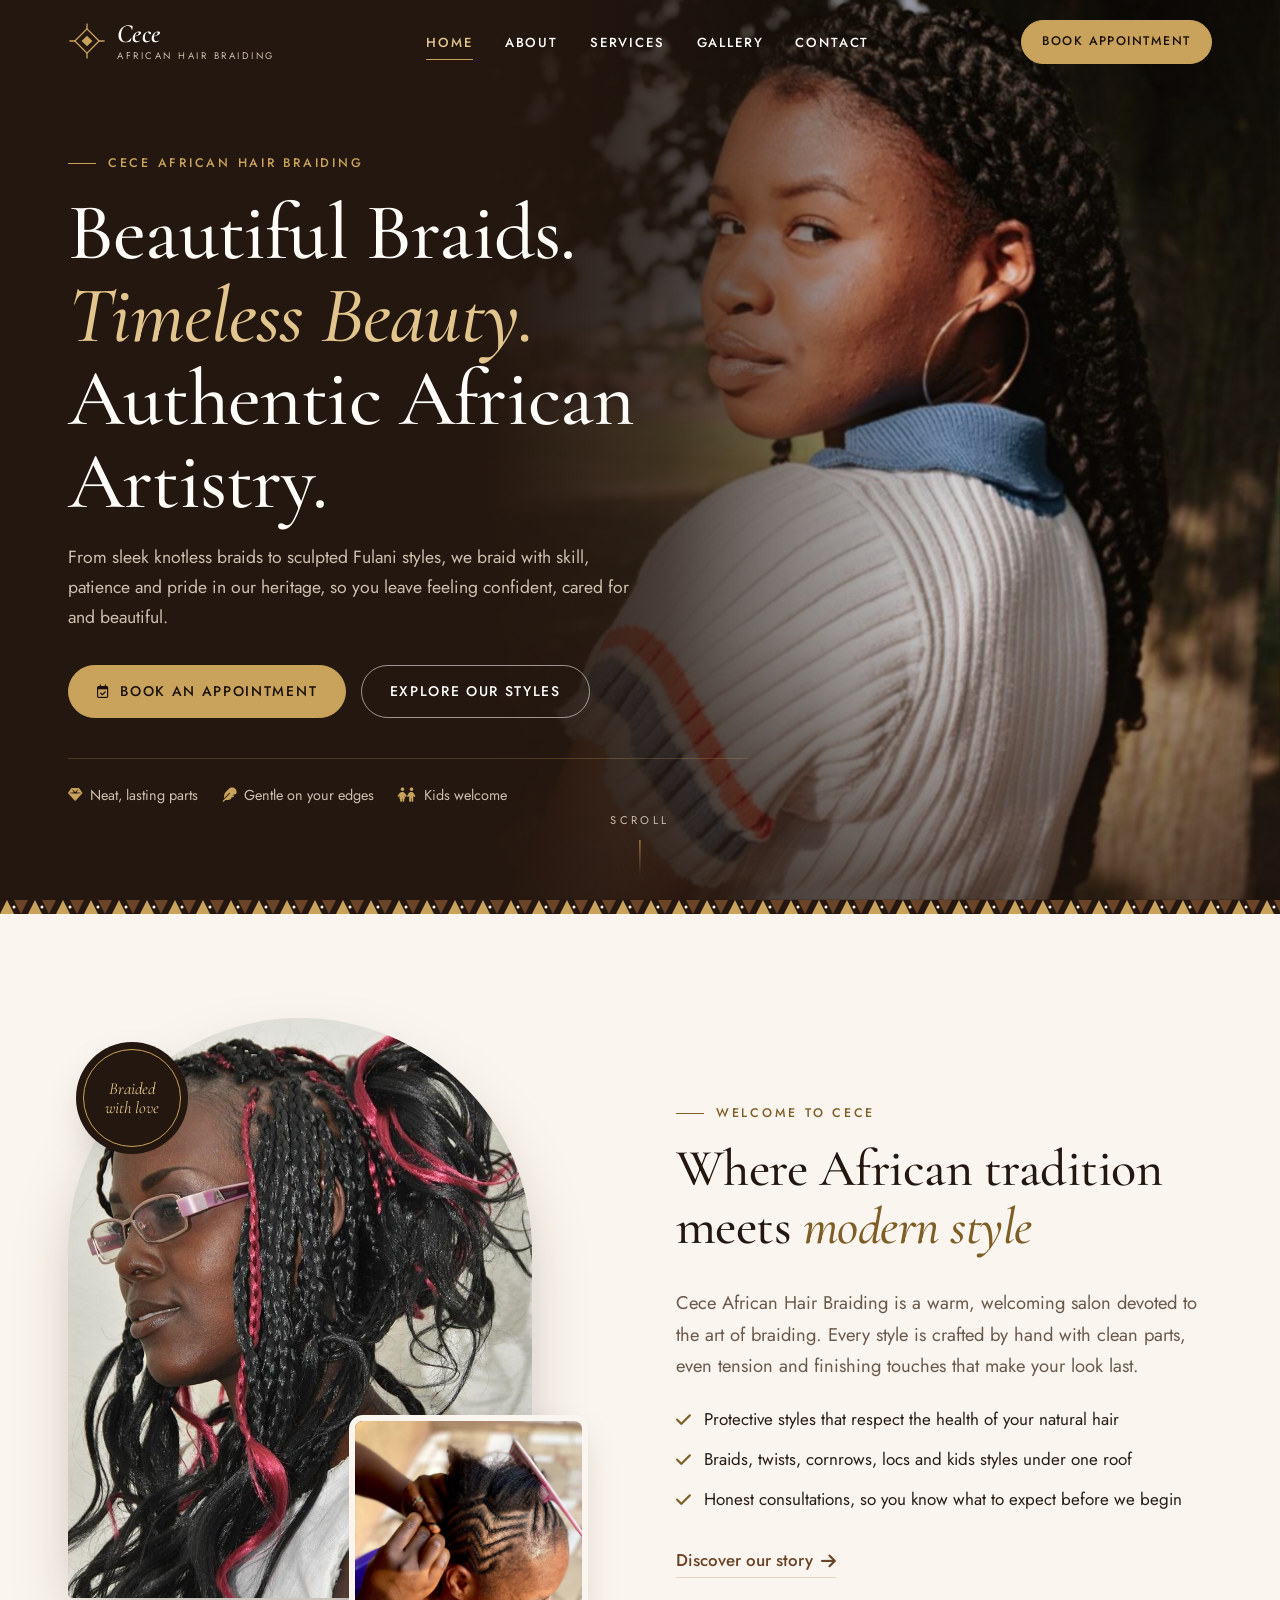
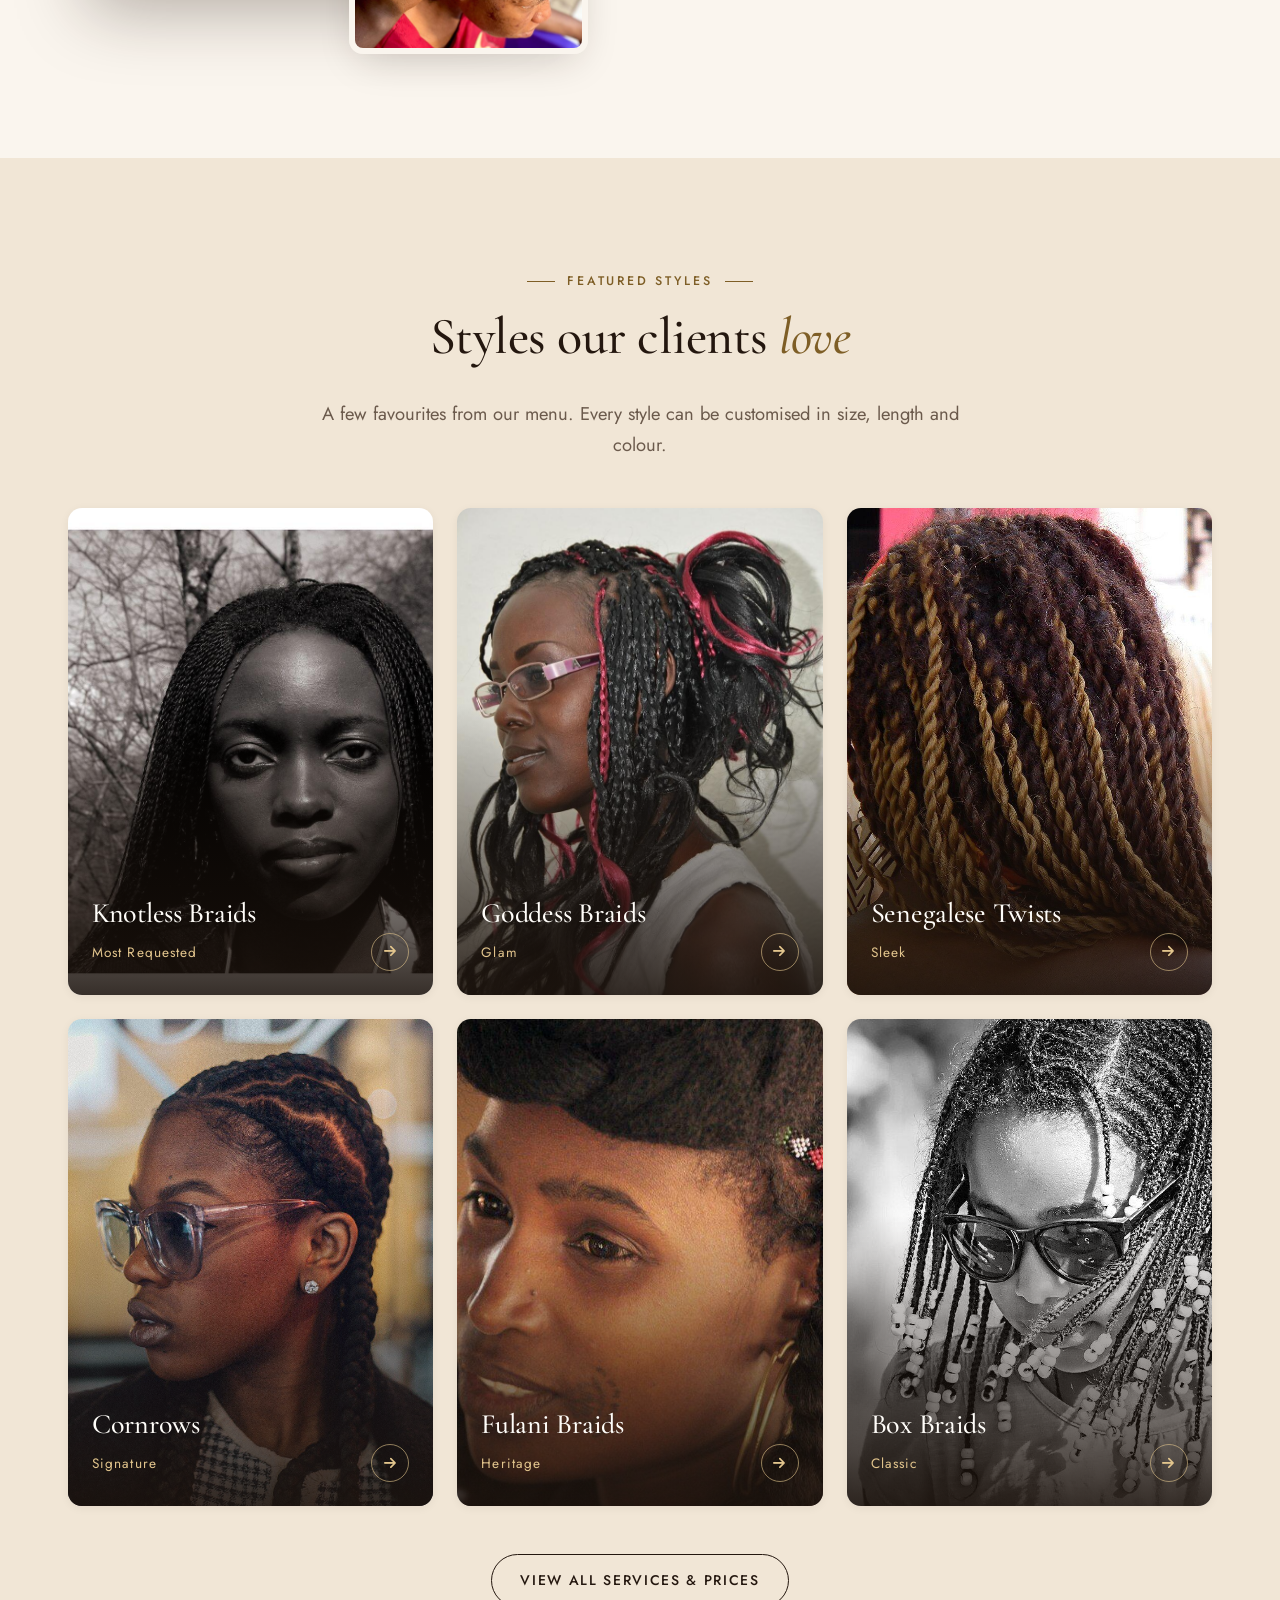
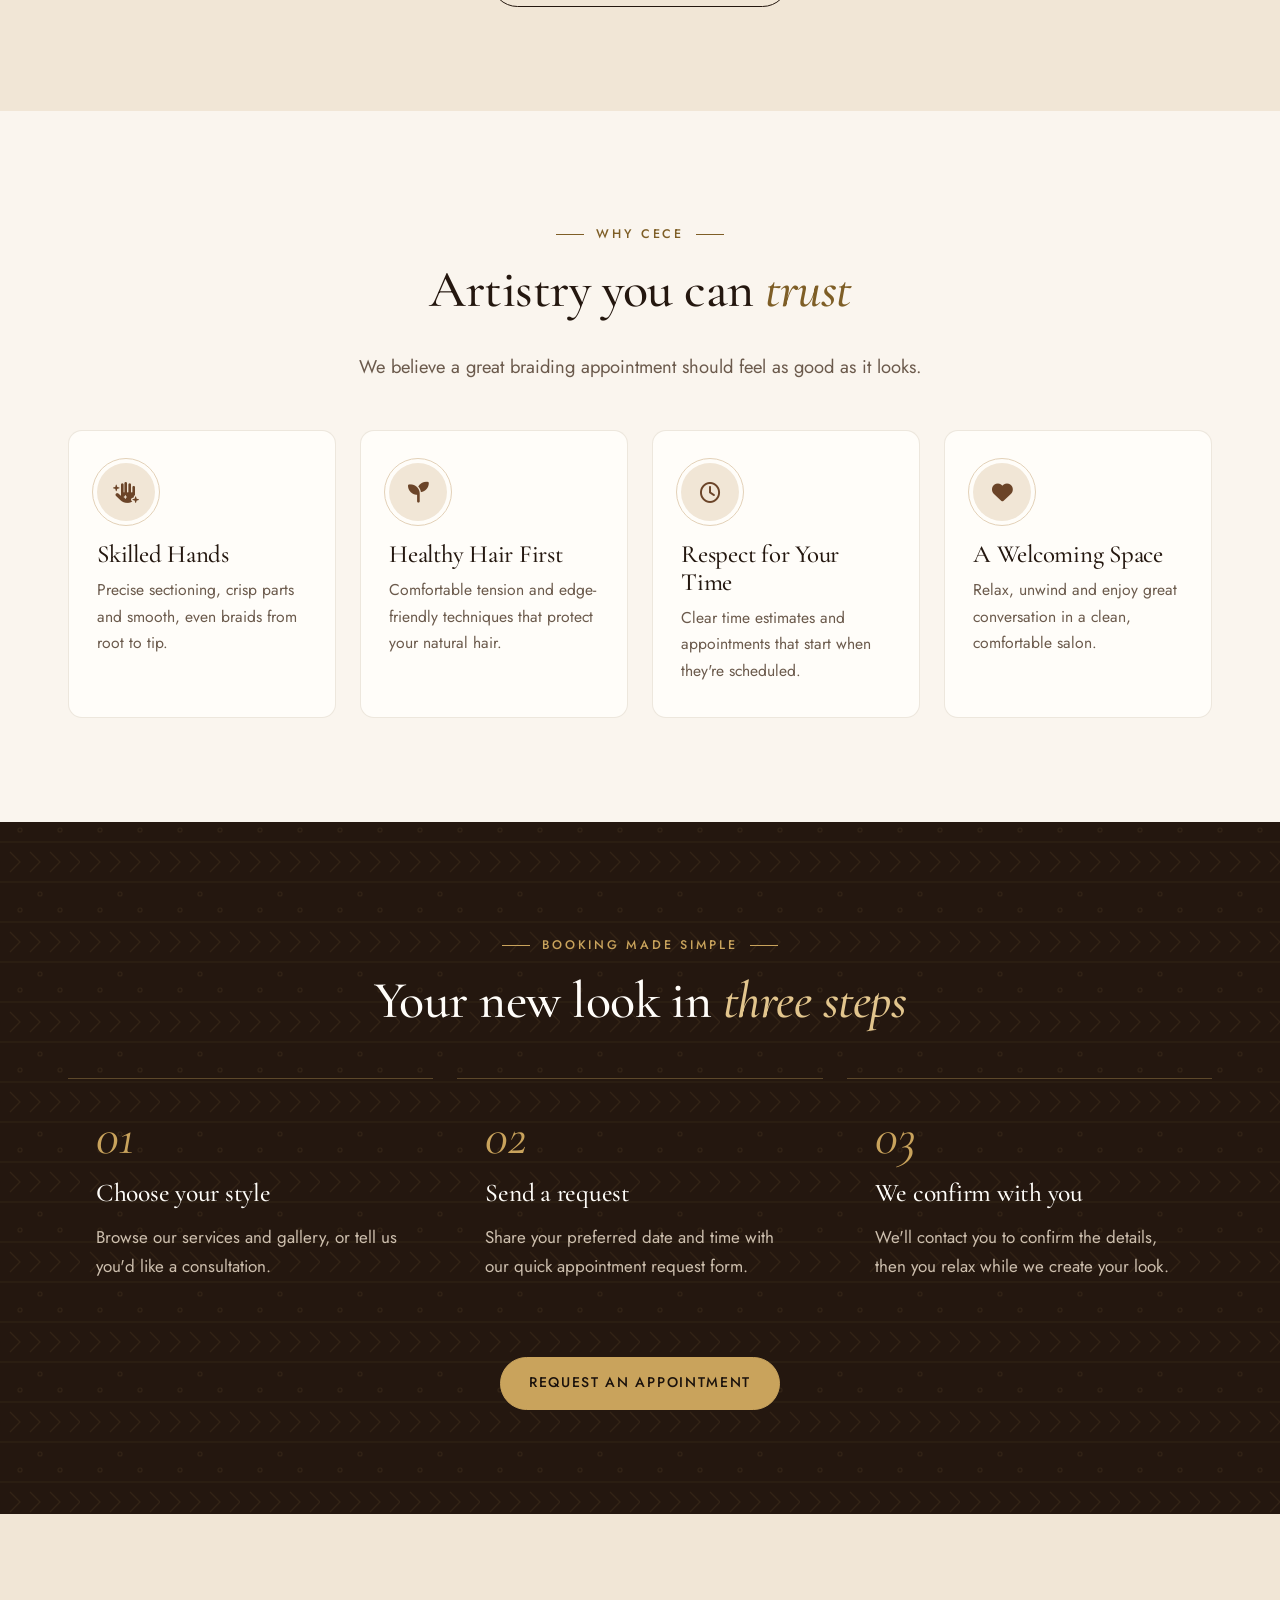
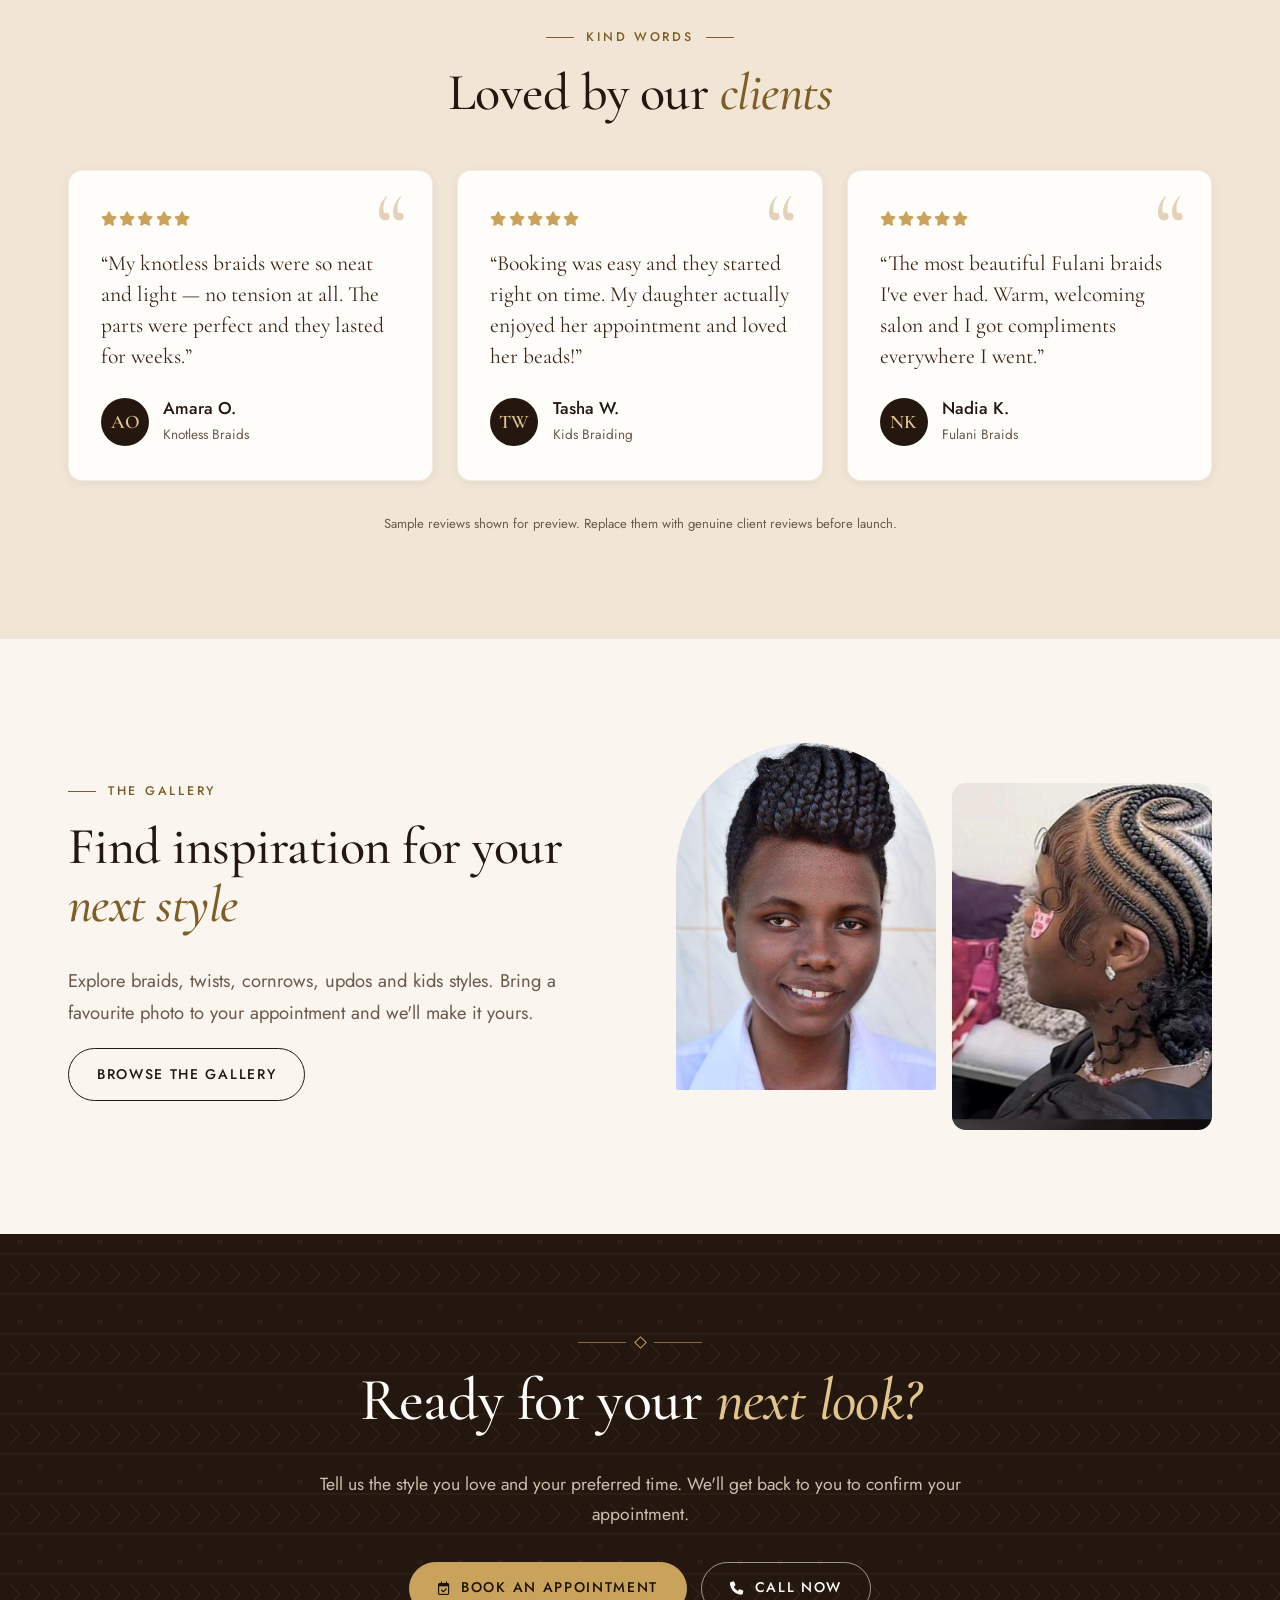
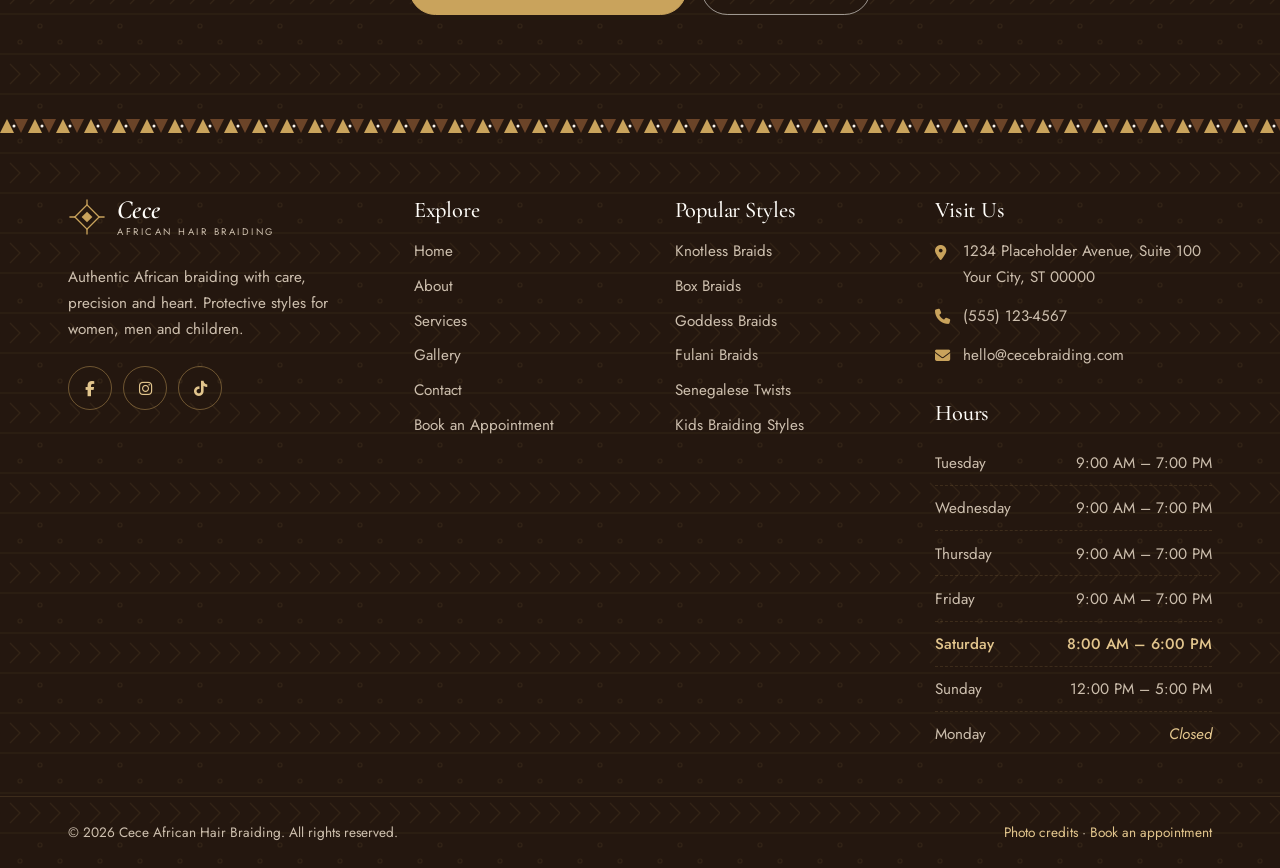
<file: index.html>
<!DOCTYPE html>
<html lang="en">
<head>
  <meta charset="UTF-8">
  <meta name="viewport" content="width=device-width, initial-scale=1">
  <title>Cece African Hair Braiding | Box Braids, Knotless Braids, Twists & Cornrows</title>
  <meta name="description" content="Cece African Hair Braiding creates beautiful, long-lasting box braids, knotless braids, twists, cornrows, Fulani braids, faux locs and kids styles. Request your appointment today.">
  <meta name="theme-color" content="#24170f">
  <!-- Open Graph (social sharing). Add og:url and og:image with full https:// URLs once the site has a domain. -->
  <meta property="og:type" content="website">
  <meta property="og:site_name" content="Cece African Hair Braiding">
  <meta property="og:title" content="Cece African Hair Braiding | Box Braids, Knotless Braids, Twists & Cornrows">
  <meta property="og:description" content="Cece African Hair Braiding creates beautiful, long-lasting box braids, knotless braids, twists, cornrows, Fulani braids, faux locs and kids styles. Request your appointment today.">
  <link rel="icon" href="assets/icons/favicon.svg" type="image/svg+xml">

  <!-- Fonts: Cormorant Garamond (headings) + Jost (body) -->
  <link rel="preconnect" href="https://fonts.googleapis.com">
  <link rel="preconnect" href="https://fonts.gstatic.com" crossorigin>
  <link href="https://fonts.googleapis.com/css2?family=Cormorant+Garamond:ital,wght@0,500;0,600;1,500;1,600&family=Jost:wght@400;500&display=swap" rel="stylesheet">
  <!-- Icons: Font Awesome 6 -->
  <link rel="stylesheet" href="https://cdnjs.cloudflare.com/ajax/libs/font-awesome/6.5.1/css/all.min.css" crossorigin="anonymous" referrerpolicy="no-referrer">

  <link rel="stylesheet" href="css/style.css">
  <link rel="preload" as="image" href="assets/images/site/hero-braids-portrait.jpg" fetchpriority="high">
  <script type="application/ld+json">
  {
    "@context": "https://schema.org",
    "@type": "HairSalon",
    "name": "Cece African Hair Braiding",
    "description": "African hair braiding salon offering box braids, knotless braids, twists, cornrows, Fulani braids, faux locs and kids styles.",
    "telephone": "+1-555-123-4567",
    "email": "hello@cecebraiding.com",
    "priceRange": "$$",
    "address": {
      "@type": "PostalAddress",
      "streetAddress": "1234 Placeholder Avenue, Suite 100",
      "addressLocality": "Your City",
      "addressRegion": "ST",
      "postalCode": "00000",
      "addressCountry": "US"
    },
    "openingHoursSpecification": [
      { "@type": "OpeningHoursSpecification", "dayOfWeek": ["Tuesday","Wednesday","Thursday","Friday"], "opens": "09:00", "closes": "19:00" },
      { "@type": "OpeningHoursSpecification", "dayOfWeek": "Saturday", "opens": "08:00", "closes": "18:00" },
      { "@type": "OpeningHoursSpecification", "dayOfWeek": "Sunday", "opens": "12:00", "closes": "17:00" }
    ]
  }
  </script>
</head>
<body>
  <a class="skip-link" href="#main">Skip to main content</a>

  <!-- ===== HEADER ===== -->
  <header class="site-header site-header--overlay">
    <div class="container">
      <a class="brand" href="index.html" aria-label="Cece African Hair Braiding — home">
        <svg class="brand__mark" viewBox="0 0 40 40" aria-hidden="true" focusable="false"><g fill="none" stroke="currentColor" stroke-width="1.4"><rect x="11" y="11" width="18" height="18" transform="rotate(45 20 20)"/><path d="M20 1.5v6M20 32.5v6M1.5 20h6M32.5 20h6"/></g><rect x="16" y="16" width="8" height="8" transform="rotate(45 20 20)" fill="currentColor"/></svg>
        <span class="brand__text"><span class="brand__name">Cece</span><span class="brand__tag">African Hair Braiding</span></span>
      </a>
      <nav class="nav" aria-label="Main">
        <ul class="nav__list"><li><a class="nav__link" href="index.html" aria-current="page">Home</a></li><li><a class="nav__link" href="about.html">About</a></li><li><a class="nav__link" href="services.html">Services</a></li><li><a class="nav__link" href="gallery.html">Gallery</a></li><li><a class="nav__link" href="contact.html">Contact</a></li></ul>
      </nav>
      <div class="header-actions">
        <a class="btn btn--sm header-cta" href="appointment.html">Book Appointment</a>
        <button class="nav-toggle" type="button" aria-expanded="false" aria-controls="mobile-menu" aria-label="Open menu">
          <span class="nav-toggle__bars" aria-hidden="true"><span></span><span></span><span></span></span>
        </button>
      </div>
    </div>
  </header>

  <!-- Mobile menu (shown below 1100px) -->
  <div class="mobile-menu" id="mobile-menu">
    <nav aria-label="Mobile">
      <ul class="mobile-menu__list"><li><a href="index.html" aria-current="page">Home</a></li><li><a href="about.html">About</a></li><li><a href="services.html">Services</a></li><li><a href="gallery.html">Gallery</a></li><li><a href="contact.html">Contact</a></li><li><a href="appointment.html">Appointments</a></li></ul>
    </nav>
    <div class="mobile-menu__actions">
      <a class="btn btn--gold btn--block" href="appointment.html"><i class="fa-regular fa-calendar-check" aria-hidden="true"></i> Book an Appointment</a>
      <a class="btn btn--outline-light btn--block" href="tel:+15551234567"><i class="fa-solid fa-phone" aria-hidden="true"></i> Call (555) 123-4567</a>
    </div>
    <p class="mobile-menu__meta">Tue–Fri 9am–7pm · Sat 8am–6pm · Sun 12–5pm<br>1234 Placeholder Avenue, Suite 100, Your City, ST 00000</p>
  </div>

  <main id="main" tabindex="-1">

    <!-- ===== HERO ===== -->
    <section class="hero" aria-labelledby="hero-title">
      <div class="hero__media" aria-hidden="true">
        <img src="assets/images/site/hero-braids-portrait.jpg" alt="" width="800" height="1200" fetchpriority="high">
      </div>
      <div class="container">
        <div class="hero__content">
          <p class="eyebrow eyebrow--light">Cece African Hair Braiding</p>
          <h1 id="hero-title"><span>Beautiful Braids.</span> <span><em>Timeless Beauty.</em></span> <span>Authentic African Artistry.</span></h1>
          <p class="hero__intro">From sleek knotless braids to sculpted Fulani styles, we braid with skill, patience and pride in our heritage, so you leave feeling confident, cared for and beautiful.</p>
          <div class="btn-row">
            <a class="btn btn--gold" href="appointment.html"><i class="fa-regular fa-calendar-check" aria-hidden="true"></i> Book an Appointment</a>
            <a class="btn btn--outline-light" href="services.html">Explore Our Styles</a>
          </div>
          <ul class="hero__trust">
            <li><i class="fa-solid fa-gem" aria-hidden="true"></i> Neat, lasting parts</li>
            <li><i class="fa-solid fa-feather" aria-hidden="true"></i> Gentle on your edges</li>
            <li><i class="fa-solid fa-children" aria-hidden="true"></i> Kids welcome</li>
          </ul>
        </div>
      </div>
      <a class="hero__scroll" href="#welcome">Scroll</a>
    </section>
    <div class="pattern-band" aria-hidden="true"></div>

    <!-- ===== WELCOME / INTRO ===== -->
    <section class="section" id="welcome" aria-labelledby="welcome-title">
      <div class="container split">
        <div class="collage reveal">
          <div class="collage__main"><img src="assets/images/services/goddess-braids.jpg" alt="Woman with long goddess braids accented with burgundy strands" width="797" height="1200" loading="lazy" decoding="async"></div>
          <div class="collage__accent"><img src="assets/images/site/braiding-in-progress.jpg" alt="Braider&#x27;s hands creating curved cornrows" width="925" height="1200" loading="lazy" decoding="async"></div>
          <div class="collage__badge" aria-hidden="true">Braided<br>with love</div>
        </div>
        <div class="reveal" style="--delay:.15s">
          <p class="eyebrow">Welcome to Cece</p>
          <h2 class="section-title" id="welcome-title">Where African tradition meets <em>modern style</em></h2>
          <p class="lead">Cece African Hair Braiding is a warm, welcoming salon devoted to the art of braiding. Every style is crafted by hand with clean parts, even tension and finishing touches that make your look last.</p>
          <ul class="check-list">
            <li><i class="fa-solid fa-check" aria-hidden="true"></i><span>Protective styles that respect the health of your natural hair</span></li>
            <li><i class="fa-solid fa-check" aria-hidden="true"></i><span>Braids, twists, cornrows, locs and kids styles under one roof</span></li>
            <li><i class="fa-solid fa-check" aria-hidden="true"></i><span>Honest consultations, so you know what to expect before we begin</span></li>
          </ul>
          <a class="text-link" href="about.html">Discover our story <i class="fa-solid fa-arrow-right" aria-hidden="true"></i></a>
        </div>
      </div>
    </section>

    <!-- ===== FEATURED STYLES ===== -->
    <section class="section section--sand" aria-labelledby="featured-title">
      <div class="container">
        <div class="section-head reveal">
          <p class="eyebrow">Featured Styles</p>
          <h2 class="section-title" id="featured-title">Styles our clients <em>love</em></h2>
          <p class="lead">A few favourites from our menu. Every style can be customised in size, length and colour.</p>
        </div>
        <div class="grid grid--3">
          <a class="style-card reveal" style="--delay:0.0s" href="services.html#knotless-braids">
            <img src="assets/images/services/knotless-braids.jpg" alt="Woman with long, sleek knotless braids framing her face" width="944" height="1024" loading="lazy" decoding="async">
            <div class="style-card__body">
              <h3>Knotless Braids</h3>
              <div class="style-card__meta"><span>Most Requested</span><span class="style-card__arrow" aria-hidden="true"><i class="fa-solid fa-arrow-right"></i></span></div>
            </div>
          </a><a class="style-card reveal" style="--delay:0.1s" href="services.html#goddess-braids">
            <img src="assets/images/services/goddess-braids.jpg" alt="Woman wearing long braids accented with burgundy and loose curly strands" width="797" height="1200" loading="lazy" decoding="async">
            <div class="style-card__body">
              <h3>Goddess Braids</h3>
              <div class="style-card__meta"><span>Glam</span><span class="style-card__arrow" aria-hidden="true"><i class="fa-solid fa-arrow-right"></i></span></div>
            </div>
          </a><a class="style-card reveal" style="--delay:0.2s" href="services.html#senegalese-twists">
            <img src="assets/images/services/senegalese-twists.jpg" alt="Back view of long two-tone Senegalese twists in dark brown and honey blonde" width="960" height="960" loading="lazy" decoding="async">
            <div class="style-card__body">
              <h3>Senegalese Twists</h3>
              <div class="style-card__meta"><span>Sleek</span><span class="style-card__arrow" aria-hidden="true"><i class="fa-solid fa-arrow-right"></i></span></div>
            </div>
          </a><a class="style-card reveal" style="--delay:0.0s" href="services.html#cornrows">
            <img src="assets/images/services/cornrows.jpg" alt="Woman with neat straight-back cornrows and clear-framed glasses" width="960" height="1200" loading="lazy" decoding="async">
            <div class="style-card__body">
              <h3>Cornrows</h3>
              <div class="style-card__meta"><span>Signature</span><span class="style-card__arrow" aria-hidden="true"><i class="fa-solid fa-arrow-right"></i></span></div>
            </div>
          </a><a class="style-card reveal" style="--delay:0.1s" href="services.html#fulani-braids">
            <img src="assets/images/services/fulani-braids.jpg" alt="Fulani woman from Niger wearing traditional braids adorned with beads" width="960" height="640" loading="lazy" decoding="async">
            <div class="style-card__body">
              <h3>Fulani Braids</h3>
              <div class="style-card__meta"><span>Heritage</span><span class="style-card__arrow" aria-hidden="true"><i class="fa-solid fa-arrow-right"></i></span></div>
            </div>
          </a><a class="style-card reveal" style="--delay:0.2s" href="services.html#box-braids">
            <img src="assets/images/services/box-braids.jpg" alt="Black-and-white portrait of a woman wearing box braids finished with white beads" width="960" height="768" loading="lazy" decoding="async">
            <div class="style-card__body">
              <h3>Box Braids</h3>
              <div class="style-card__meta"><span>Classic</span><span class="style-card__arrow" aria-hidden="true"><i class="fa-solid fa-arrow-right"></i></span></div>
            </div>
          </a>
        </div>
        <div class="text-center mt-3">
          <a class="btn btn--outline" href="services.html">View All Services &amp; Prices</a>
        </div>
      </div>
    </section>

    <!-- ===== WHY CHOOSE US ===== -->
    <section class="section" aria-labelledby="why-title">
      <div class="container">
        <div class="section-head reveal">
          <p class="eyebrow">Why Cece</p>
          <h2 class="section-title" id="why-title">Artistry you can <em>trust</em></h2>
          <p class="lead">We believe a great braiding appointment should feel as good as it looks.</p>
        </div>
        <div class="grid grid--4">
          <article class="feature reveal">
            <div class="feature__icon"><i class="fa-solid fa-hand-sparkles" aria-hidden="true"></i></div>
            <h3>Skilled Hands</h3>
            <p>Precise sectioning, crisp parts and smooth, even braids from root to tip.</p>
          </article>
          <article class="feature reveal" style="--delay:.1s">
            <div class="feature__icon"><i class="fa-solid fa-seedling" aria-hidden="true"></i></div>
            <h3>Healthy Hair First</h3>
            <p>Comfortable tension and edge-friendly techniques that protect your natural hair.</p>
          </article>
          <article class="feature reveal" style="--delay:.2s">
            <div class="feature__icon"><i class="fa-regular fa-clock" aria-hidden="true"></i></div>
            <h3>Respect for Your Time</h3>
            <p>Clear time estimates and appointments that start when they're scheduled.</p>
          </article>
          <article class="feature reveal" style="--delay:.3s">
            <div class="feature__icon"><i class="fa-solid fa-heart" aria-hidden="true"></i></div>
            <h3>A Welcoming Space</h3>
            <p>Relax, unwind and enjoy great conversation in a clean, comfortable salon.</p>
          </article>
        </div>
      </div>
    </section>

    <!-- ===== HOW BOOKING WORKS ===== -->
    <section class="section section--dark texture-dark on-dark" aria-labelledby="steps-title">
      <div class="container">
        <div class="section-head reveal">
          <p class="eyebrow">Booking Made Simple</p>
          <h2 class="section-title" id="steps-title">Your new look in <em>three steps</em></h2>
        </div>
        <div class="grid grid--3 steps">
          <div class="step reveal">
            <h3>Choose your style</h3>
            <p>Browse our services and gallery, or tell us you'd like a consultation.</p>
          </div>
          <div class="step reveal" style="--delay:.1s">
            <h3>Send a request</h3>
            <p>Share your preferred date and time with our quick appointment request form.</p>
          </div>
          <div class="step reveal" style="--delay:.2s">
            <h3>We confirm with you</h3>
            <p>We'll contact you to confirm the details, then you relax while we create your look.</p>
          </div>
        </div>
        <div class="text-center mt-3 reveal">
          <a class="btn btn--gold" href="appointment.html">Request an Appointment</a>
        </div>
      </div>
    </section>

    <!-- ===== TESTIMONIALS =====
         SAMPLE REVIEWS: replace with genuine client reviews (with permission) before launch,
         then delete the .placeholder-note paragraph below. -->
    <section class="section section--sand" aria-labelledby="reviews-title">
      <div class="container">
        <div class="section-head reveal">
          <p class="eyebrow">Kind Words</p>
          <h2 class="section-title" id="reviews-title">Loved by our <em>clients</em></h2>
        </div>
        <div class="grid grid--3">
          <figure class="testimonial reveal" style="--delay:0.0s">
            <div class="testimonial__stars" aria-label="Rated 5 out of 5"><i class="fa-solid fa-star" aria-hidden="true"></i><i class="fa-solid fa-star" aria-hidden="true"></i><i class="fa-solid fa-star" aria-hidden="true"></i><i class="fa-solid fa-star" aria-hidden="true"></i><i class="fa-solid fa-star" aria-hidden="true"></i></div>
            <blockquote>“My knotless braids were so neat and light — no tension at all. The parts were perfect and they lasted for weeks.”</blockquote>
            <figcaption><span class="testimonial__avatar" aria-hidden="true">AO</span><span><span class="testimonial__name">Amara O.</span><span class="testimonial__style">Knotless Braids</span></span></figcaption>
          </figure>
          <figure class="testimonial reveal" style="--delay:0.1s">
            <div class="testimonial__stars" aria-label="Rated 5 out of 5"><i class="fa-solid fa-star" aria-hidden="true"></i><i class="fa-solid fa-star" aria-hidden="true"></i><i class="fa-solid fa-star" aria-hidden="true"></i><i class="fa-solid fa-star" aria-hidden="true"></i><i class="fa-solid fa-star" aria-hidden="true"></i></div>
            <blockquote>“Booking was easy and they started right on time. My daughter actually enjoyed her appointment and loved her beads!”</blockquote>
            <figcaption><span class="testimonial__avatar" aria-hidden="true">TW</span><span><span class="testimonial__name">Tasha W.</span><span class="testimonial__style">Kids Braiding</span></span></figcaption>
          </figure>
          <figure class="testimonial reveal" style="--delay:0.2s">
            <div class="testimonial__stars" aria-label="Rated 5 out of 5"><i class="fa-solid fa-star" aria-hidden="true"></i><i class="fa-solid fa-star" aria-hidden="true"></i><i class="fa-solid fa-star" aria-hidden="true"></i><i class="fa-solid fa-star" aria-hidden="true"></i><i class="fa-solid fa-star" aria-hidden="true"></i></div>
            <blockquote>“The most beautiful Fulani braids I've ever had. Warm, welcoming salon and I got compliments everywhere I went.”</blockquote>
            <figcaption><span class="testimonial__avatar" aria-hidden="true">NK</span><span><span class="testimonial__name">Nadia K.</span><span class="testimonial__style">Fulani Braids</span></span></figcaption>
          </figure>
        </div>
        <p class="placeholder-note">Sample reviews shown for preview. Replace them with genuine client reviews before launch.</p>
      </div>
    </section>

    <!-- ===== GALLERY TEASER ===== -->
    <section class="section" aria-labelledby="teaser-title">
      <div class="container split split--reverse">
        <div class="reveal">
          <div class="grid grid--2" style="gap:1rem">
            <img src="assets/images/gallery/braided-updo.jpg" alt="Woman smiling with box braids styled into a high updo" width="705" height="1024" loading="lazy" decoding="async" style="border-radius:var(--arch);aspect-ratio:3/4;object-fit:cover;width:100%">
            <img src="assets/images/services/ghana-braids.jpg" alt="Side view of curved Ghana braids sweeping into a low bun" width="960" height="951" loading="lazy" decoding="async" style="border-radius:var(--radius);aspect-ratio:3/4;object-fit:cover;width:100%;margin-top:2.5rem">
          </div>
        </div>
        <div class="reveal" style="--delay:.15s">
          <p class="eyebrow">The Gallery</p>
          <h2 class="section-title" id="teaser-title">Find inspiration for your <em>next style</em></h2>
          <p class="lead">Explore braids, twists, cornrows, updos and kids styles. Bring a favourite photo to your appointment and we'll make it yours.</p>
          <a class="btn btn--outline" href="gallery.html">Browse the Gallery</a>
        </div>
      </div>
    </section>

    <section class="section cta texture-dark on-dark">
      <div class="container cta__inner reveal">
        <div class="ornament" aria-hidden="true"><span></span></div>
        <h2 class="section-title">Ready for your <em>next look?</em></h2>
        <p>Tell us the style you love and your preferred time. We'll get back to you to confirm your appointment.</p>
        <div class="btn-row">
          <a class="btn btn--gold" href="appointment.html"><i class="fa-regular fa-calendar-check" aria-hidden="true"></i> Book an Appointment</a>
          <a class="btn btn--outline-light" href="tel:+15551234567"><i class="fa-solid fa-phone" aria-hidden="true"></i> Call Now</a>
        </div>
      </div>
    </section>

  </main>

  <!-- ===== FOOTER ===== -->
  <footer class="site-footer">
    <div class="pattern-band" aria-hidden="true"></div>
    <div class="texture-dark">
      <div class="footer-main">
        <div class="container footer-grid">
          <div>
            <a class="brand" href="index.html" aria-label="Cece African Hair Braiding — home">
              <svg class="brand__mark" viewBox="0 0 40 40" aria-hidden="true" focusable="false"><g fill="none" stroke="currentColor" stroke-width="1.4"><rect x="11" y="11" width="18" height="18" transform="rotate(45 20 20)"/><path d="M20 1.5v6M20 32.5v6M1.5 20h6M32.5 20h6"/></g><rect x="16" y="16" width="8" height="8" transform="rotate(45 20 20)" fill="currentColor"/></svg>
              <span class="brand__text"><span class="brand__name">Cece</span><span class="brand__tag">African Hair Braiding</span></span>
            </a>
            <p class="footer-about">Authentic African braiding with care, precision and heart. Protective styles for women, men and children.</p>
            <ul class="socials "><li><a href="https://www.facebook.com/" target="_blank" rel="noopener" aria-label="Cece African Hair Braiding on Facebook (opens in a new tab)"><i class="fa-brands fa-facebook-f" aria-hidden="true"></i></a></li><li><a href="https://www.instagram.com/" target="_blank" rel="noopener" aria-label="Cece African Hair Braiding on Instagram (opens in a new tab)"><i class="fa-brands fa-instagram" aria-hidden="true"></i></a></li><li><a href="https://www.tiktok.com/" target="_blank" rel="noopener" aria-label="Cece African Hair Braiding on TikTok (opens in a new tab)"><i class="fa-brands fa-tiktok" aria-hidden="true"></i></a></li></ul>
          </div>
          <div>
            <h2 class="footer-title">Explore</h2>
            <ul class="footer-links"><li><a href="index.html">Home</a></li><li><a href="about.html">About</a></li><li><a href="services.html">Services</a></li><li><a href="gallery.html">Gallery</a></li><li><a href="contact.html">Contact</a></li><li><a href="appointment.html">Book an Appointment</a></li></ul>
          </div>
          <div>
            <h2 class="footer-title">Popular Styles</h2>
            <ul class="footer-links"><li><a href="services.html#knotless-braids">Knotless Braids</a></li><li><a href="services.html#box-braids">Box Braids</a></li><li><a href="services.html#goddess-braids">Goddess Braids</a></li><li><a href="services.html#fulani-braids">Fulani Braids</a></li><li><a href="services.html#senegalese-twists">Senegalese Twists</a></li><li><a href="services.html#kids-braids">Kids Braiding Styles</a></li></ul>
          </div>
          <div>
            <h2 class="footer-title">Visit Us</h2>
            <ul class="footer-contact">
              <li><i class="fa-solid fa-location-dot" aria-hidden="true"></i><span>1234 Placeholder Avenue, Suite 100<br>Your City, ST 00000</span></li>
              <li><i class="fa-solid fa-phone" aria-hidden="true"></i><a href="tel:+15551234567">(555) 123-4567</a></li>
              <li><i class="fa-solid fa-envelope" aria-hidden="true"></i><a href="mailto:hello@cecebraiding.com">hello@cecebraiding.com</a></li>
            </ul>
            <h2 class="footer-title mt-2">Hours</h2>
            <ul class="hours"><li data-day="2"><span>Tuesday</span><span>9:00 AM – 7:00 PM</span></li><li data-day="3"><span>Wednesday</span><span>9:00 AM – 7:00 PM</span></li><li data-day="4"><span>Thursday</span><span>9:00 AM – 7:00 PM</span></li><li data-day="5"><span>Friday</span><span>9:00 AM – 7:00 PM</span></li><li data-day="6"><span>Saturday</span><span>8:00 AM – 6:00 PM</span></li><li data-day="0"><span>Sunday</span><span>12:00 PM – 5:00 PM</span></li><li data-day="1"><span>Monday</span><span class="closed">Closed</span></li></ul>
          </div>
        </div>
      </div>
      <div class="footer-bottom">
        <div class="container">
          <p>&copy; <span data-year>2026</span> Cece African Hair Braiding. All rights reserved.</p>
          <p><a href="credits.html">Photo credits</a> · <a href="appointment.html">Book an appointment</a></p>
        </div>
      </div>
    </div>
  </footer>

  <button class="back-to-top" type="button" aria-label="Back to top"><i class="fa-solid fa-arrow-up" aria-hidden="true"></i></button>

  <script src="js/script.js" defer></script>
</body>
</html>
</file>
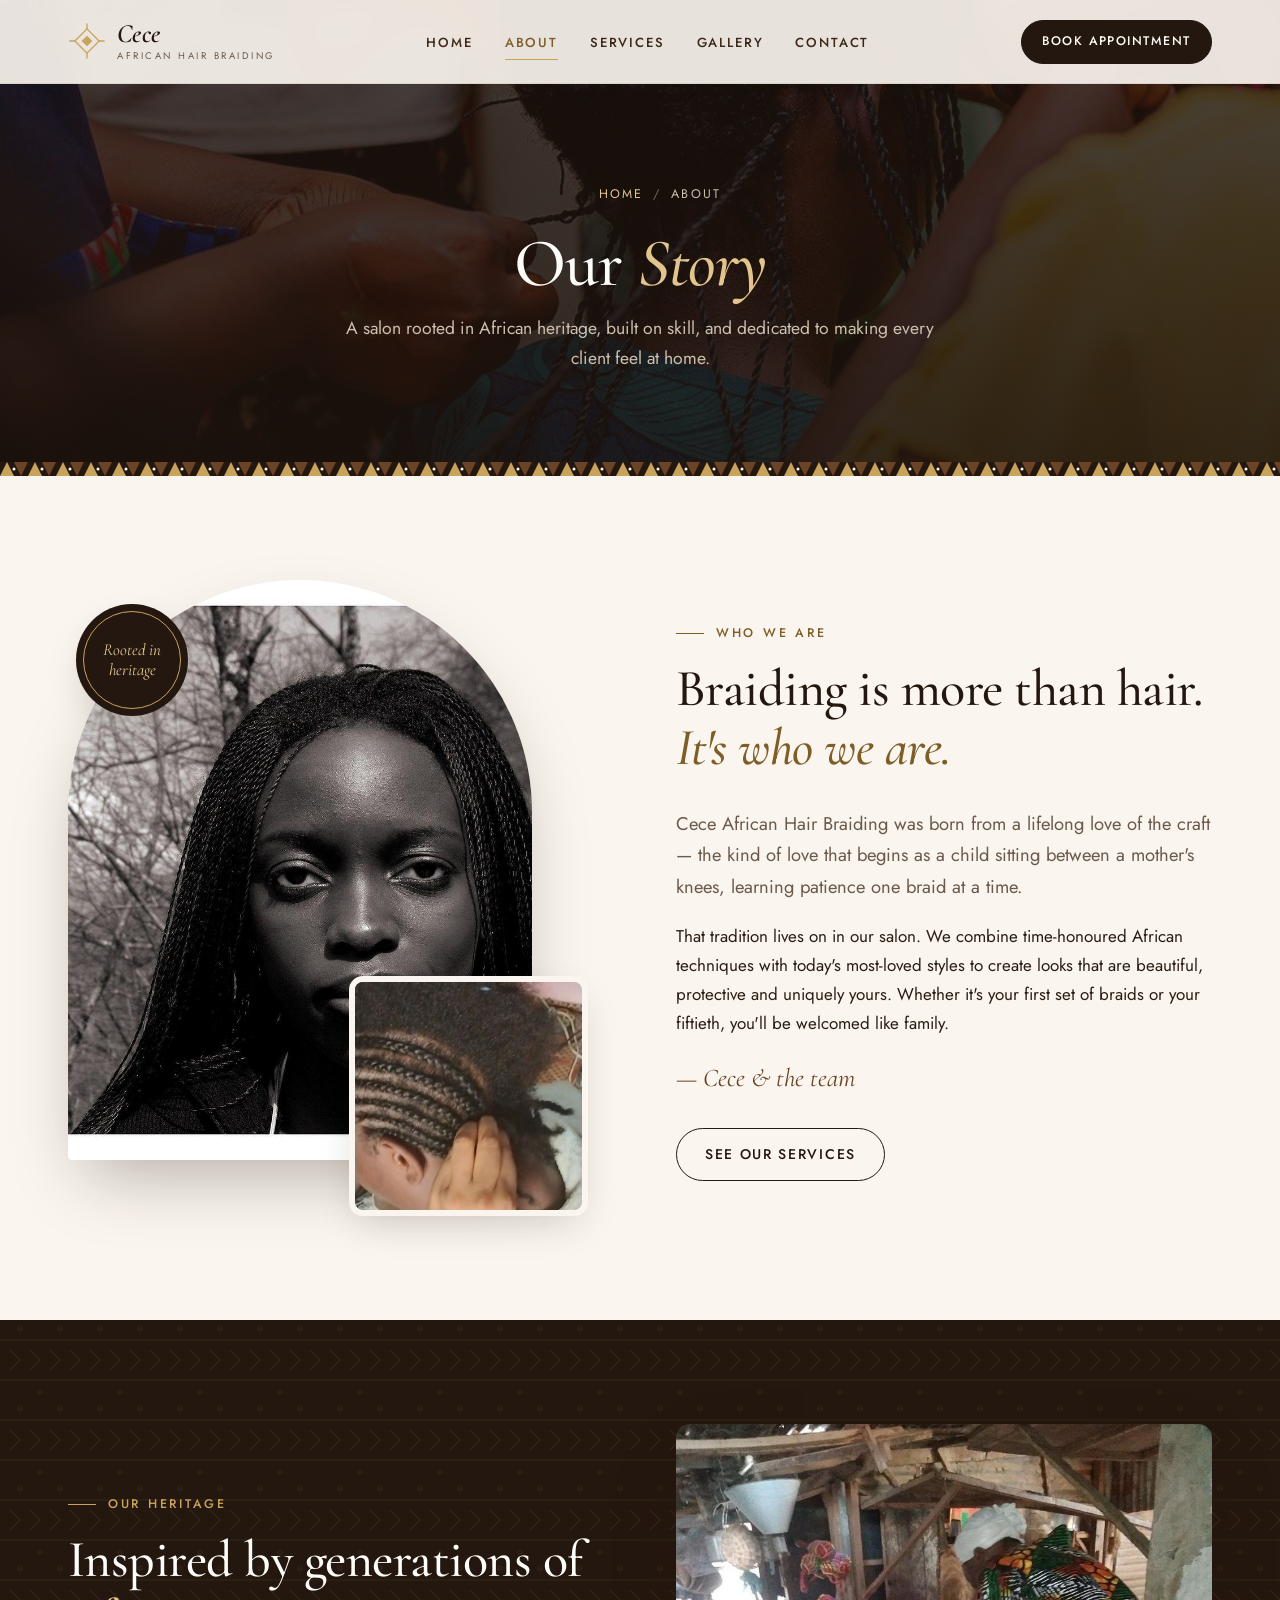
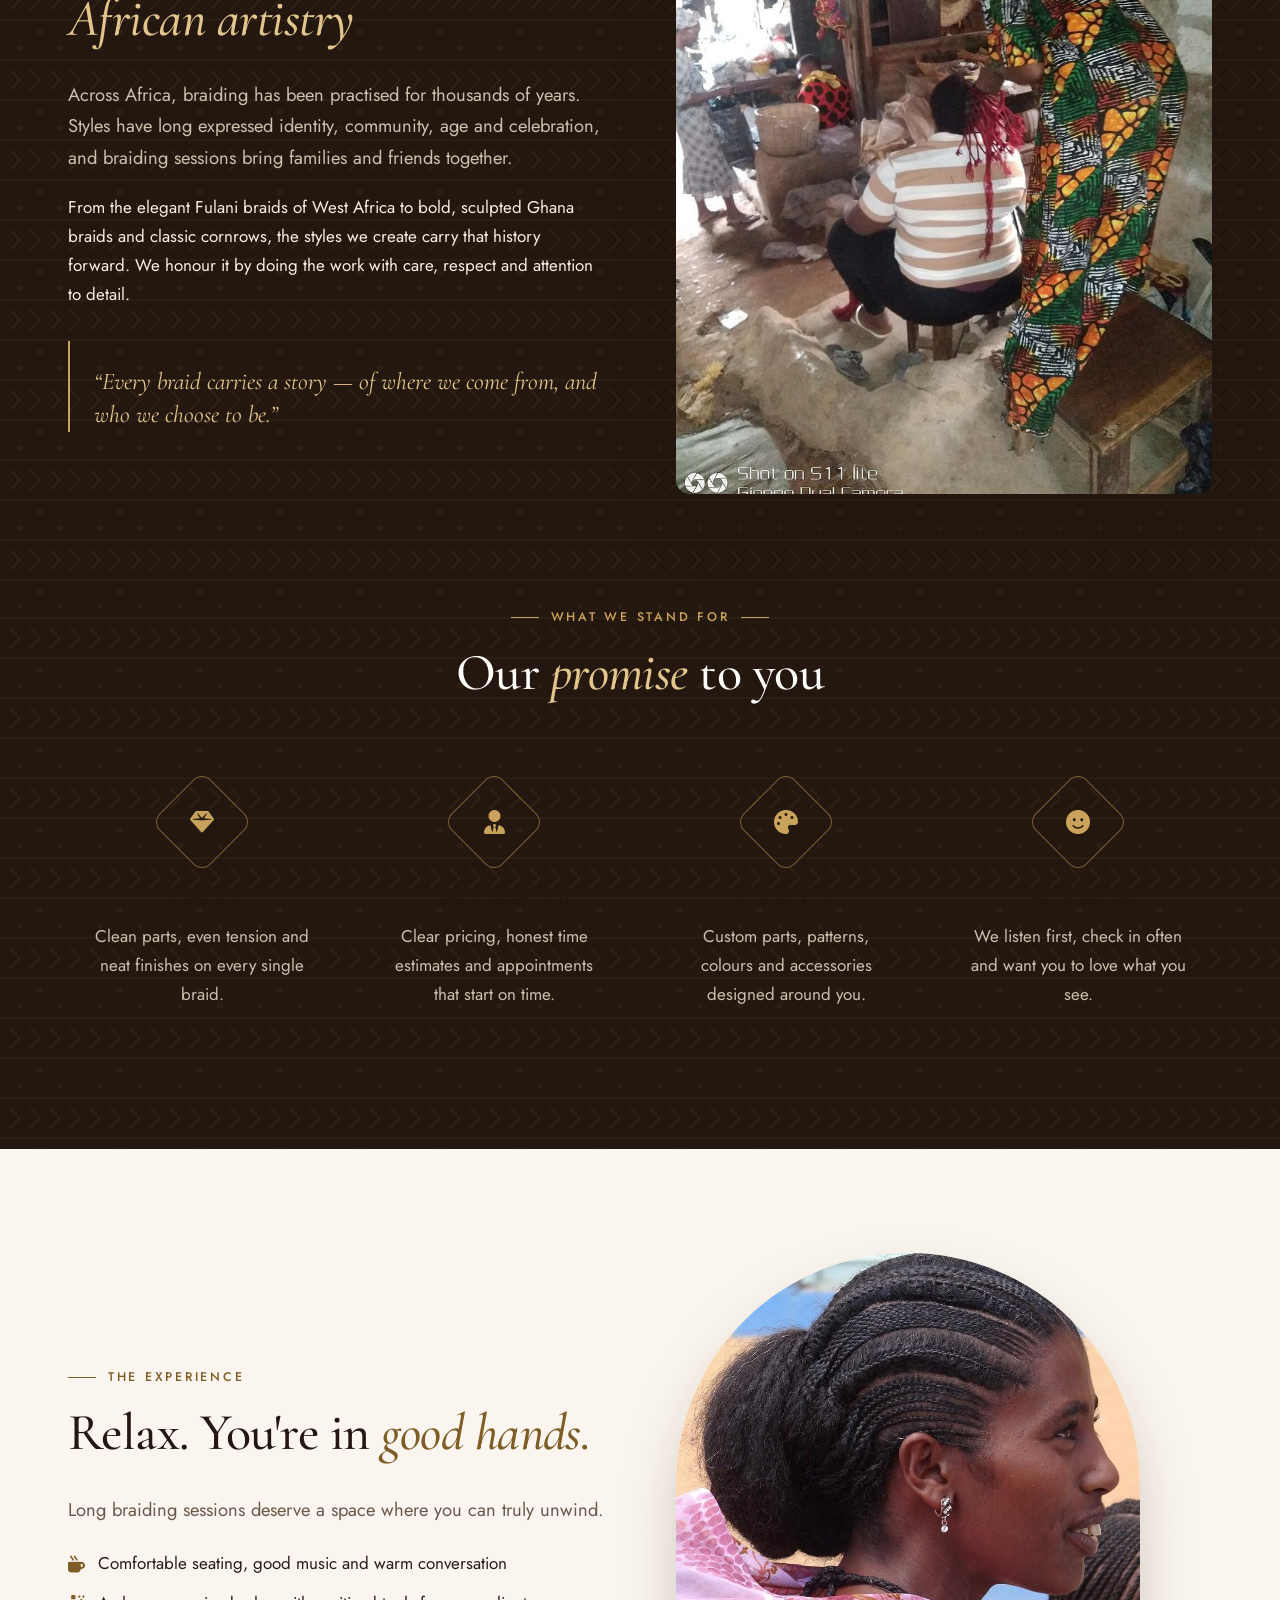
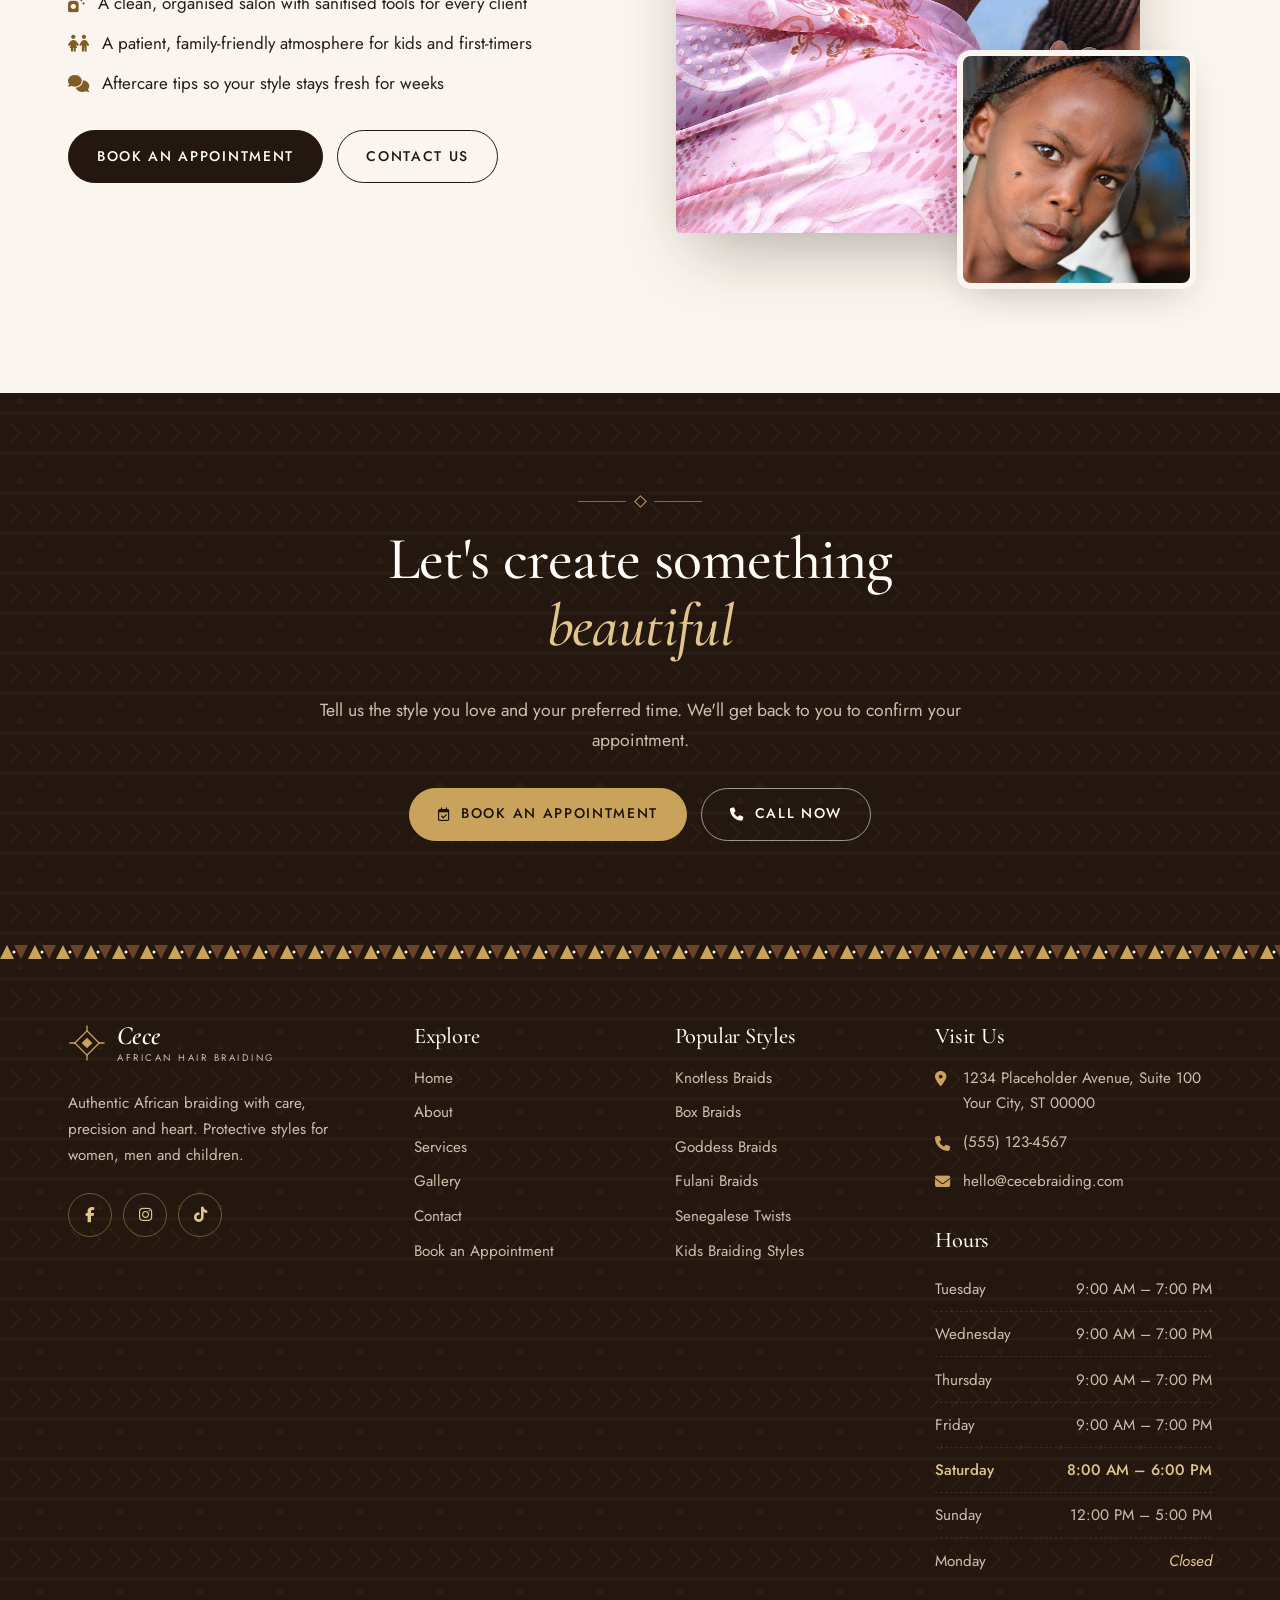
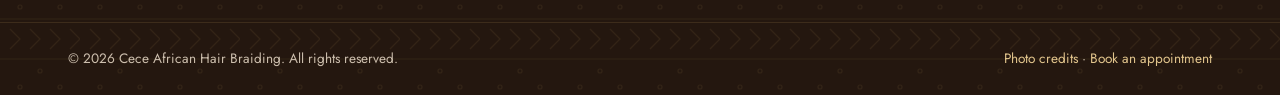
<file: about.html>
<!DOCTYPE html>
<html lang="en">
<head>
  <meta charset="UTF-8">
  <meta name="viewport" content="width=device-width, initial-scale=1">
  <title>About Us | Cece African Hair Braiding</title>
  <meta name="description" content="Discover the story, African heritage and values behind Cece African Hair Braiding — a welcoming salon devoted to quality, creativity and healthy, beautiful braids.">
  <meta name="theme-color" content="#24170f">
  <!-- Open Graph (social sharing). Add og:url and og:image with full https:// URLs once the site has a domain. -->
  <meta property="og:type" content="website">
  <meta property="og:site_name" content="Cece African Hair Braiding">
  <meta property="og:title" content="About Us | Cece African Hair Braiding">
  <meta property="og:description" content="Discover the story, African heritage and values behind Cece African Hair Braiding — a welcoming salon devoted to quality, creativity and healthy, beautiful braids.">
  <link rel="icon" href="assets/icons/favicon.svg" type="image/svg+xml">

  <!-- Fonts: Cormorant Garamond (headings) + Jost (body) -->
  <link rel="preconnect" href="https://fonts.googleapis.com">
  <link rel="preconnect" href="https://fonts.gstatic.com" crossorigin>
  <link href="https://fonts.googleapis.com/css2?family=Cormorant+Garamond:ital,wght@0,500;0,600;1,500;1,600&family=Jost:wght@400;500&display=swap" rel="stylesheet">
  <!-- Icons: Font Awesome 6 -->
  <link rel="stylesheet" href="https://cdnjs.cloudflare.com/ajax/libs/font-awesome/6.5.1/css/all.min.css" crossorigin="anonymous" referrerpolicy="no-referrer">

  <link rel="stylesheet" href="css/style.css">
</head>
<body>
  <a class="skip-link" href="#main">Skip to main content</a>

  <!-- ===== HEADER ===== -->
  <header class="site-header">
    <div class="container">
      <a class="brand" href="index.html" aria-label="Cece African Hair Braiding — home">
        <svg class="brand__mark" viewBox="0 0 40 40" aria-hidden="true" focusable="false"><g fill="none" stroke="currentColor" stroke-width="1.4"><rect x="11" y="11" width="18" height="18" transform="rotate(45 20 20)"/><path d="M20 1.5v6M20 32.5v6M1.5 20h6M32.5 20h6"/></g><rect x="16" y="16" width="8" height="8" transform="rotate(45 20 20)" fill="currentColor"/></svg>
        <span class="brand__text"><span class="brand__name">Cece</span><span class="brand__tag">African Hair Braiding</span></span>
      </a>
      <nav class="nav" aria-label="Main">
        <ul class="nav__list"><li><a class="nav__link" href="index.html">Home</a></li><li><a class="nav__link" href="about.html" aria-current="page">About</a></li><li><a class="nav__link" href="services.html">Services</a></li><li><a class="nav__link" href="gallery.html">Gallery</a></li><li><a class="nav__link" href="contact.html">Contact</a></li></ul>
      </nav>
      <div class="header-actions">
        <a class="btn btn--sm header-cta" href="appointment.html">Book Appointment</a>
        <button class="nav-toggle" type="button" aria-expanded="false" aria-controls="mobile-menu" aria-label="Open menu">
          <span class="nav-toggle__bars" aria-hidden="true"><span></span><span></span><span></span></span>
        </button>
      </div>
    </div>
  </header>

  <!-- Mobile menu (shown below 1100px) -->
  <div class="mobile-menu" id="mobile-menu">
    <nav aria-label="Mobile">
      <ul class="mobile-menu__list"><li><a href="index.html">Home</a></li><li><a href="about.html" aria-current="page">About</a></li><li><a href="services.html">Services</a></li><li><a href="gallery.html">Gallery</a></li><li><a href="contact.html">Contact</a></li><li><a href="appointment.html">Appointments</a></li></ul>
    </nav>
    <div class="mobile-menu__actions">
      <a class="btn btn--gold btn--block" href="appointment.html"><i class="fa-regular fa-calendar-check" aria-hidden="true"></i> Book an Appointment</a>
      <a class="btn btn--outline-light btn--block" href="tel:+15551234567"><i class="fa-solid fa-phone" aria-hidden="true"></i> Call (555) 123-4567</a>
    </div>
    <p class="mobile-menu__meta">Tue–Fri 9am–7pm · Sat 8am–6pm · Sun 12–5pm<br>1234 Placeholder Avenue, Suite 100, Your City, ST 00000</p>
  </div>

  <main id="main" tabindex="-1">

    <section class="page-hero">
      <div class="page-hero__bg" aria-hidden="true"><img src="assets/images/site/braiding-community.jpg" alt="" width="960" height="640" fetchpriority="high"></div>
      <div class="container">
        <ol class="breadcrumb" aria-label="Breadcrumb"><li><a href="index.html">Home</a></li><li aria-current="page">About</li></ol>
        <h1>Our <em>Story</em></h1>
        <p>A salon rooted in African heritage, built on skill, and dedicated to making every client feel at home.</p>
      </div>
    </section>
    <div class="pattern-band" aria-hidden="true"></div>

    <!-- ===== STORY =====
         TIP: Personalise this section with Cece's own story — where she learned to braid,
         when the salon opened, and what makes it special. -->
    <section class="section" aria-labelledby="story-title">
      <div class="container split">
        <div class="collage reveal">
          <div class="collage__main"><img src="assets/images/services/knotless-braids.jpg" alt="Woman with long, sleek knotless braids framing her face" width="944" height="1024" loading="lazy" decoding="async"></div>
          <div class="collage__accent"><img src="assets/images/gallery/stitch-braids-closeup.jpg" alt="Stylist&#x27;s hands finishing a section of cornrows" width="675" height="1200" loading="lazy" decoding="async"></div>
          <div class="collage__badge" aria-hidden="true">Rooted in<br>heritage</div>
        </div>
        <div class="reveal" style="--delay:.15s">
          <p class="eyebrow">Who We Are</p>
          <h2 class="section-title" id="story-title">Braiding is more than hair. <em>It's who we are.</em></h2>
          <p class="lead">Cece African Hair Braiding was born from a lifelong love of the craft — the kind of love that begins as a child sitting between a mother's knees, learning patience one braid at a time.</p>
          <p>That tradition lives on in our salon. We combine time-honoured African techniques with today's most-loved styles to create looks that are beautiful, protective and uniquely yours. Whether it's your first set of braids or your fiftieth, you'll be welcomed like family.</p>
          <p class="signature">— Cece &amp; the team</p>
          <a class="btn btn--outline" href="services.html">See Our Services</a>
        </div>
      </div>
    </section>

    <!-- ===== HERITAGE ===== -->
    <section class="section section--dark texture-dark on-dark" aria-labelledby="heritage-title">
      <div class="container split split--reverse">
        <figure class="heritage-figure reveal"><img src="assets/images/site/braiding-tradition.jpg" alt="A woman braiding another woman&#x27;s hair outdoors in a village setting" width="900" height="1200" loading="lazy" decoding="async"></figure>
        <div class="reveal" style="--delay:.15s">
          <p class="eyebrow">Our Heritage</p>
          <h2 class="section-title" id="heritage-title">Inspired by generations of <em>African artistry</em></h2>
          <p class="lead">Across Africa, braiding has been practised for thousands of years. Styles have long expressed identity, community, age and celebration, and braiding sessions bring families and friends together.</p>
          <p>From the elegant Fulani braids of West Africa to bold, sculpted Ghana braids and classic cornrows, the styles we create carry that history forward. We honour it by doing the work with care, respect and attention to detail.</p>
          <blockquote class="quote-block">“Every braid carries a story — of where we come from, and who we choose to be.”</blockquote>
        </div>
      </div>
    </section>

    <!-- ===== VALUES ===== -->
    <section class="section texture-dark on-dark" style="padding-top:0" aria-labelledby="values-title">
      <div class="container">
        <div class="section-head reveal">
          <p class="eyebrow">What We Stand For</p>
          <h2 class="section-title" id="values-title" style="color:var(--ivory)">Our <em>promise</em> to you</h2>
        </div>
        <div class="grid grid--4">
          <div class="value reveal">
            <div class="value__icon"><i class="fa-solid fa-gem" aria-hidden="true"></i></div>
            <h3>Quality</h3>
            <p>Clean parts, even tension and neat finishes on every single braid.</p>
          </div>
          <div class="value reveal" style="--delay:.1s">
            <div class="value__icon"><i class="fa-solid fa-user-tie" aria-hidden="true"></i></div>
            <h3>Professionalism</h3>
            <p>Clear pricing, honest time estimates and appointments that start on time.</p>
          </div>
          <div class="value reveal" style="--delay:.2s">
            <div class="value__icon"><i class="fa-solid fa-palette" aria-hidden="true"></i></div>
            <h3>Creativity</h3>
            <p>Custom parts, patterns, colours and accessories designed around you.</p>
          </div>
          <div class="value reveal" style="--delay:.3s">
            <div class="value__icon"><i class="fa-solid fa-face-smile" aria-hidden="true"></i></div>
            <h3>Satisfaction</h3>
            <p>We listen first, check in often and want you to love what you see.</p>
          </div>
        </div>
      </div>
    </section>

    <!-- ===== ATMOSPHERE ===== -->
    <section class="section" aria-labelledby="atmos-title">
      <div class="container split">
        <div class="reveal">
          <p class="eyebrow">The Experience</p>
          <h2 class="section-title" id="atmos-title">Relax. You're in <em>good hands.</em></h2>
          <p class="lead">Long braiding sessions deserve a space where you can truly unwind.</p>
          <ul class="check-list">
            <li><i class="fa-solid fa-mug-hot" aria-hidden="true"></i><span>Comfortable seating, good music and warm conversation</span></li>
            <li><i class="fa-solid fa-spray-can-sparkles" aria-hidden="true"></i><span>A clean, organised salon with sanitised tools for every client</span></li>
            <li><i class="fa-solid fa-children" aria-hidden="true"></i><span>A patient, family-friendly atmosphere for kids and first-timers</span></li>
            <li><i class="fa-solid fa-comments" aria-hidden="true"></i><span>Aftercare tips so your style stays fresh for weeks</span></li>
          </ul>
          <div class="btn-row">
            <a class="btn" href="appointment.html">Book an Appointment</a>
            <a class="btn btn--outline" href="contact.html">Contact Us</a>
          </div>
        </div>
        <div class="collage reveal" style="--delay:.15s">
          <div class="collage__main"><img src="assets/images/gallery/braided-heritage-2.jpg" alt="Smiling woman with cornrows leading into a full low bun" width="900" height="1200" loading="lazy" decoding="async"></div>
          <div class="collage__accent"><img src="assets/images/gallery/kids-braids-beads.jpg" alt="Young girl with braids and colourful beads" width="730" height="1024" loading="lazy" decoding="async"></div>
        </div>
      </div>
    </section>

    <section class="section cta texture-dark on-dark">
      <div class="container cta__inner reveal">
        <div class="ornament" aria-hidden="true"><span></span></div>
        <h2 class="section-title">Let's create something <em>beautiful</em></h2>
        <p>Tell us the style you love and your preferred time. We'll get back to you to confirm your appointment.</p>
        <div class="btn-row">
          <a class="btn btn--gold" href="appointment.html"><i class="fa-regular fa-calendar-check" aria-hidden="true"></i> Book an Appointment</a>
          <a class="btn btn--outline-light" href="tel:+15551234567"><i class="fa-solid fa-phone" aria-hidden="true"></i> Call Now</a>
        </div>
      </div>
    </section>

  </main>

  <!-- ===== FOOTER ===== -->
  <footer class="site-footer">
    <div class="pattern-band" aria-hidden="true"></div>
    <div class="texture-dark">
      <div class="footer-main">
        <div class="container footer-grid">
          <div>
            <a class="brand" href="index.html" aria-label="Cece African Hair Braiding — home">
              <svg class="brand__mark" viewBox="0 0 40 40" aria-hidden="true" focusable="false"><g fill="none" stroke="currentColor" stroke-width="1.4"><rect x="11" y="11" width="18" height="18" transform="rotate(45 20 20)"/><path d="M20 1.5v6M20 32.5v6M1.5 20h6M32.5 20h6"/></g><rect x="16" y="16" width="8" height="8" transform="rotate(45 20 20)" fill="currentColor"/></svg>
              <span class="brand__text"><span class="brand__name">Cece</span><span class="brand__tag">African Hair Braiding</span></span>
            </a>
            <p class="footer-about">Authentic African braiding with care, precision and heart. Protective styles for women, men and children.</p>
            <ul class="socials "><li><a href="https://www.facebook.com/" target="_blank" rel="noopener" aria-label="Cece African Hair Braiding on Facebook (opens in a new tab)"><i class="fa-brands fa-facebook-f" aria-hidden="true"></i></a></li><li><a href="https://www.instagram.com/" target="_blank" rel="noopener" aria-label="Cece African Hair Braiding on Instagram (opens in a new tab)"><i class="fa-brands fa-instagram" aria-hidden="true"></i></a></li><li><a href="https://www.tiktok.com/" target="_blank" rel="noopener" aria-label="Cece African Hair Braiding on TikTok (opens in a new tab)"><i class="fa-brands fa-tiktok" aria-hidden="true"></i></a></li></ul>
          </div>
          <div>
            <h2 class="footer-title">Explore</h2>
            <ul class="footer-links"><li><a href="index.html">Home</a></li><li><a href="about.html">About</a></li><li><a href="services.html">Services</a></li><li><a href="gallery.html">Gallery</a></li><li><a href="contact.html">Contact</a></li><li><a href="appointment.html">Book an Appointment</a></li></ul>
          </div>
          <div>
            <h2 class="footer-title">Popular Styles</h2>
            <ul class="footer-links"><li><a href="services.html#knotless-braids">Knotless Braids</a></li><li><a href="services.html#box-braids">Box Braids</a></li><li><a href="services.html#goddess-braids">Goddess Braids</a></li><li><a href="services.html#fulani-braids">Fulani Braids</a></li><li><a href="services.html#senegalese-twists">Senegalese Twists</a></li><li><a href="services.html#kids-braids">Kids Braiding Styles</a></li></ul>
          </div>
          <div>
            <h2 class="footer-title">Visit Us</h2>
            <ul class="footer-contact">
              <li><i class="fa-solid fa-location-dot" aria-hidden="true"></i><span>1234 Placeholder Avenue, Suite 100<br>Your City, ST 00000</span></li>
              <li><i class="fa-solid fa-phone" aria-hidden="true"></i><a href="tel:+15551234567">(555) 123-4567</a></li>
              <li><i class="fa-solid fa-envelope" aria-hidden="true"></i><a href="mailto:hello@cecebraiding.com">hello@cecebraiding.com</a></li>
            </ul>
            <h2 class="footer-title mt-2">Hours</h2>
            <ul class="hours"><li data-day="2"><span>Tuesday</span><span>9:00 AM – 7:00 PM</span></li><li data-day="3"><span>Wednesday</span><span>9:00 AM – 7:00 PM</span></li><li data-day="4"><span>Thursday</span><span>9:00 AM – 7:00 PM</span></li><li data-day="5"><span>Friday</span><span>9:00 AM – 7:00 PM</span></li><li data-day="6"><span>Saturday</span><span>8:00 AM – 6:00 PM</span></li><li data-day="0"><span>Sunday</span><span>12:00 PM – 5:00 PM</span></li><li data-day="1"><span>Monday</span><span class="closed">Closed</span></li></ul>
          </div>
        </div>
      </div>
      <div class="footer-bottom">
        <div class="container">
          <p>&copy; <span data-year>2026</span> Cece African Hair Braiding. All rights reserved.</p>
          <p><a href="credits.html">Photo credits</a> · <a href="appointment.html">Book an appointment</a></p>
        </div>
      </div>
    </div>
  </footer>

  <button class="back-to-top" type="button" aria-label="Back to top"><i class="fa-solid fa-arrow-up" aria-hidden="true"></i></button>

  <script src="js/script.js" defer></script>
</body>
</html>
</file>
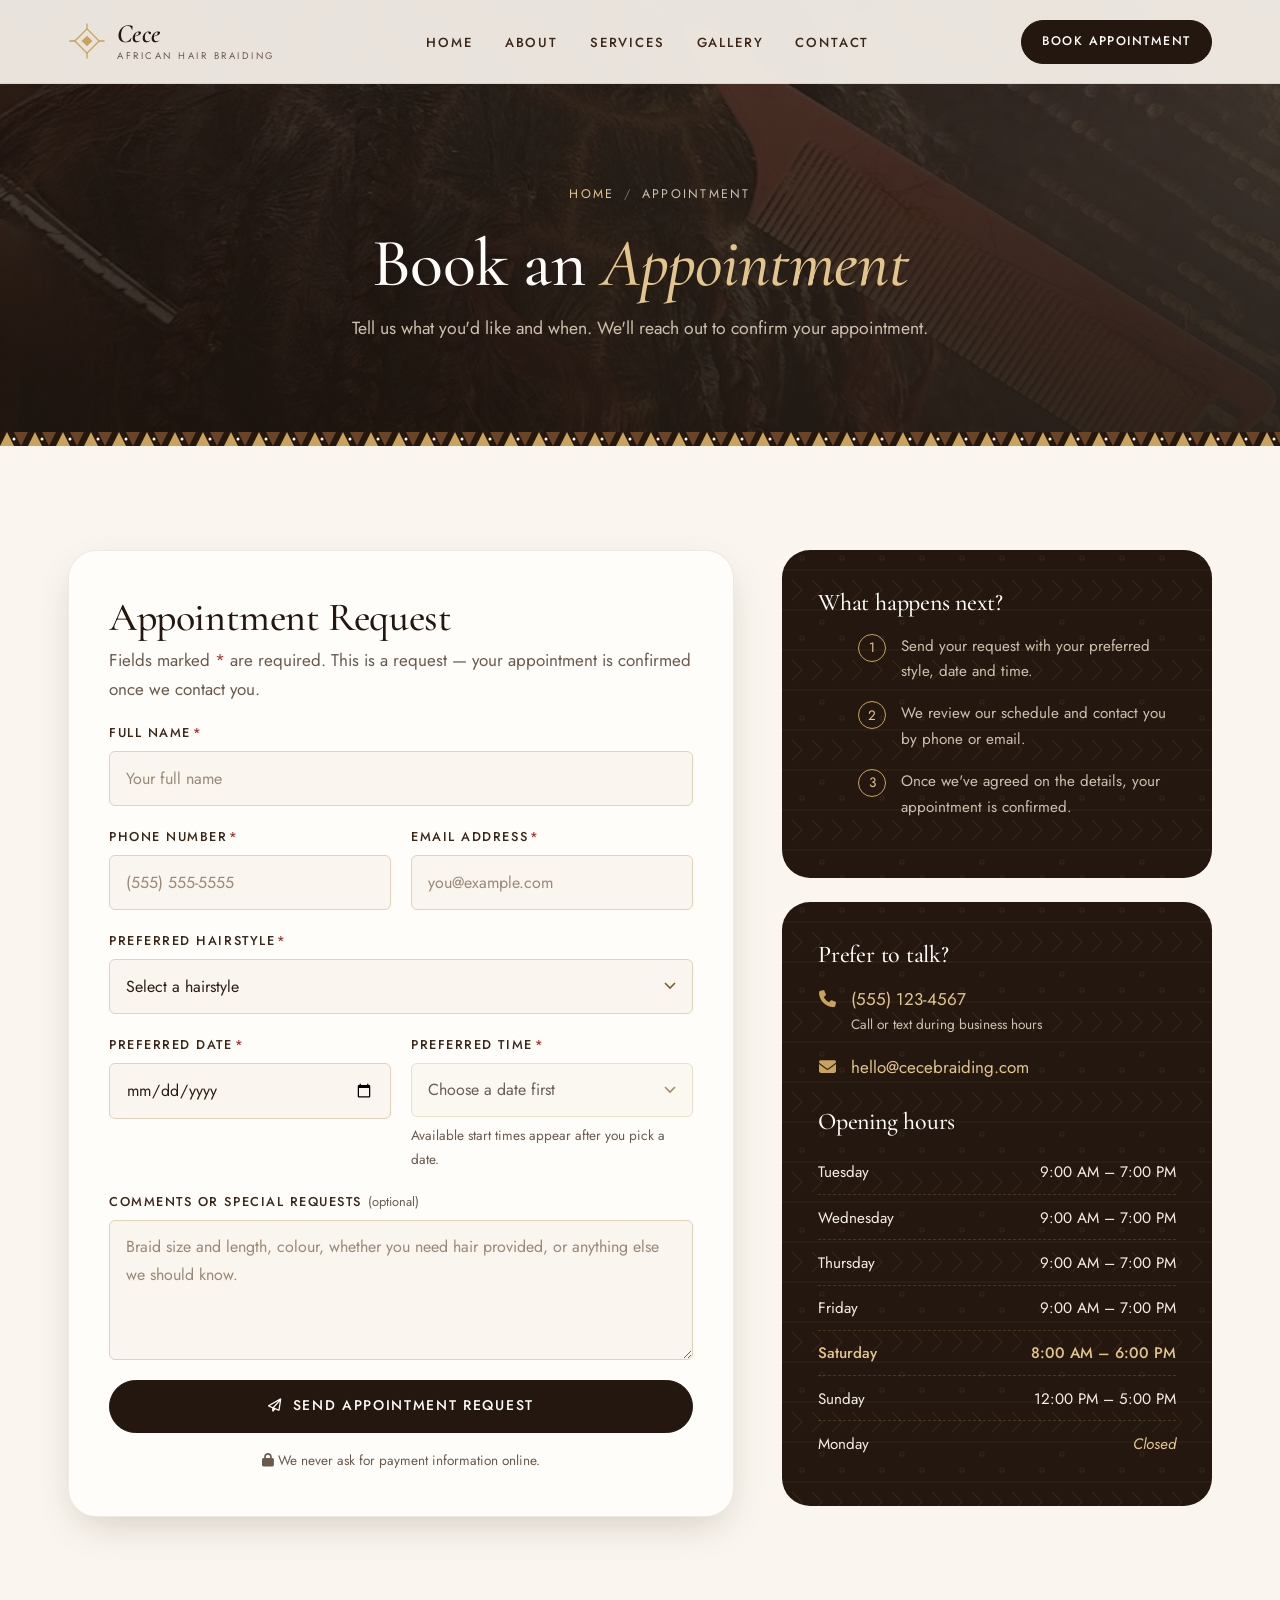
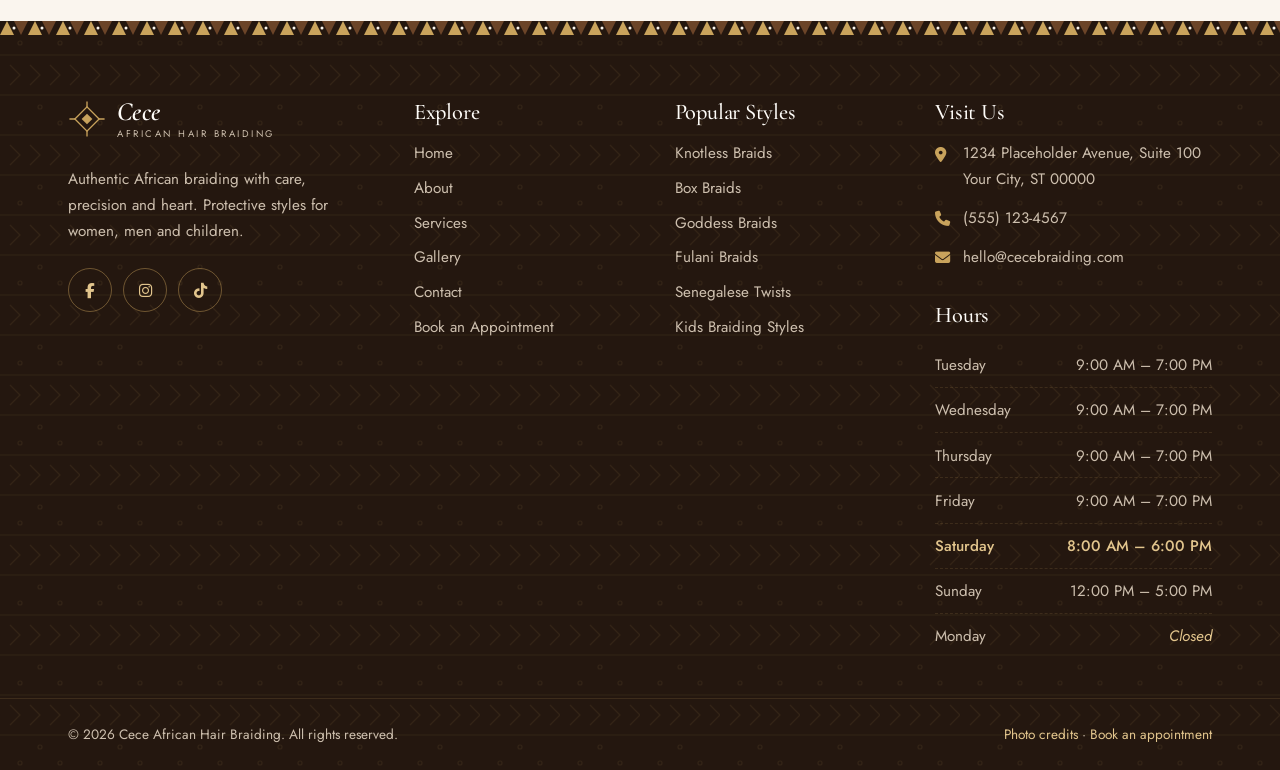
<file: appointment.html>
<!DOCTYPE html>
<html lang="en">
<head>
  <meta charset="UTF-8">
  <meta name="viewport" content="width=device-width, initial-scale=1">
  <title>Book an Appointment | Cece African Hair Braiding</title>
  <meta name="description" content="Request a braiding appointment at Cece African Hair Braiding. Choose your style, preferred date and time, and we'll contact you to confirm.">
  <meta name="theme-color" content="#24170f">
  <!-- Open Graph (social sharing). Add og:url and og:image with full https:// URLs once the site has a domain. -->
  <meta property="og:type" content="website">
  <meta property="og:site_name" content="Cece African Hair Braiding">
  <meta property="og:title" content="Book an Appointment | Cece African Hair Braiding">
  <meta property="og:description" content="Request a braiding appointment at Cece African Hair Braiding. Choose your style, preferred date and time, and we'll contact you to confirm.">
  <link rel="icon" href="assets/icons/favicon.svg" type="image/svg+xml">

  <!-- Fonts: Cormorant Garamond (headings) + Jost (body) -->
  <link rel="preconnect" href="https://fonts.googleapis.com">
  <link rel="preconnect" href="https://fonts.gstatic.com" crossorigin>
  <link href="https://fonts.googleapis.com/css2?family=Cormorant+Garamond:ital,wght@0,500;0,600;1,500;1,600&family=Jost:wght@400;500&display=swap" rel="stylesheet">
  <!-- Icons: Font Awesome 6 -->
  <link rel="stylesheet" href="https://cdnjs.cloudflare.com/ajax/libs/font-awesome/6.5.1/css/all.min.css" crossorigin="anonymous" referrerpolicy="no-referrer">

  <link rel="stylesheet" href="css/style.css">
</head>
<body>
  <a class="skip-link" href="#main">Skip to main content</a>

  <!-- ===== HEADER ===== -->
  <header class="site-header">
    <div class="container">
      <a class="brand" href="index.html" aria-label="Cece African Hair Braiding — home">
        <svg class="brand__mark" viewBox="0 0 40 40" aria-hidden="true" focusable="false"><g fill="none" stroke="currentColor" stroke-width="1.4"><rect x="11" y="11" width="18" height="18" transform="rotate(45 20 20)"/><path d="M20 1.5v6M20 32.5v6M1.5 20h6M32.5 20h6"/></g><rect x="16" y="16" width="8" height="8" transform="rotate(45 20 20)" fill="currentColor"/></svg>
        <span class="brand__text"><span class="brand__name">Cece</span><span class="brand__tag">African Hair Braiding</span></span>
      </a>
      <nav class="nav" aria-label="Main">
        <ul class="nav__list"><li><a class="nav__link" href="index.html">Home</a></li><li><a class="nav__link" href="about.html">About</a></li><li><a class="nav__link" href="services.html">Services</a></li><li><a class="nav__link" href="gallery.html">Gallery</a></li><li><a class="nav__link" href="contact.html">Contact</a></li></ul>
      </nav>
      <div class="header-actions">
        <a class="btn btn--sm header-cta" href="appointment.html" aria-current="page">Book Appointment</a>
        <button class="nav-toggle" type="button" aria-expanded="false" aria-controls="mobile-menu" aria-label="Open menu">
          <span class="nav-toggle__bars" aria-hidden="true"><span></span><span></span><span></span></span>
        </button>
      </div>
    </div>
  </header>

  <!-- Mobile menu (shown below 1100px) -->
  <div class="mobile-menu" id="mobile-menu">
    <nav aria-label="Mobile">
      <ul class="mobile-menu__list"><li><a href="index.html">Home</a></li><li><a href="about.html">About</a></li><li><a href="services.html">Services</a></li><li><a href="gallery.html">Gallery</a></li><li><a href="contact.html">Contact</a></li><li><a href="appointment.html" aria-current="page">Appointments</a></li></ul>
    </nav>
    <div class="mobile-menu__actions">
      <a class="btn btn--gold btn--block" href="appointment.html"><i class="fa-regular fa-calendar-check" aria-hidden="true"></i> Book an Appointment</a>
      <a class="btn btn--outline-light btn--block" href="tel:+15551234567"><i class="fa-solid fa-phone" aria-hidden="true"></i> Call (555) 123-4567</a>
    </div>
    <p class="mobile-menu__meta">Tue–Fri 9am–7pm · Sat 8am–6pm · Sun 12–5pm<br>1234 Placeholder Avenue, Suite 100, Your City, ST 00000</p>
  </div>

  <main id="main" tabindex="-1">

    <section class="page-hero">
      <div class="page-hero__bg" aria-hidden="true"><img src="assets/images/gallery/knotless-in-progress.jpg" alt="" width="900" height="1200" fetchpriority="high"></div>
      <div class="container">
        <ol class="breadcrumb" aria-label="Breadcrumb"><li><a href="index.html">Home</a></li><li aria-current="page">Appointment</li></ol>
        <h1>Book an <em>Appointment</em></h1>
        <p>Tell us what you'd like and when. We'll reach out to confirm your appointment.</p>
      </div>
    </section>
    <div class="pattern-band" aria-hidden="true"></div>

    <section class="section" aria-labelledby="form-title">
      <div class="container split split--form">

        <!-- APPOINTMENT REQUEST FORM
             This form does NOT take payments. Delivery is configured in js/script.js (CONFIG.formEndpoint).
             Without JavaScript it falls back to the visitor's email app via the mailto: action. -->
        <div class="form-card reveal">
          <h2 id="form-title">Appointment Request</h2>
          <p>Fields marked <span class="req" style="color:var(--error)">*</span> are required. This is a request — your appointment is confirmed once we contact you.</p>
          <form action="mailto:hello@cecebraiding.com" method="post" enctype="text/plain" data-validate-form data-form-type="appointment" aria-labelledby="form-title">
            <div class="form-status" role="status" aria-live="polite"></div>
            <noscript><p class="form-status form-status--info is-visible"><span>JavaScript is off, so this form will open your email app. You can also call us at <a href="tel:+15551234567">(555) 123-4567</a>.</span></p></noscript>
            <div class="form-grid form-grid--2">
              <div class="field field--full">
                <label for="appt-name">Full name<span class="req" aria-hidden="true">*</span></label>
                <input class="input" id="appt-name" name="name" type="text" autocomplete="name" required minlength="2" data-summary="Name" placeholder="Your full name">
                <span class="field__error" aria-live="polite"></span>
              </div>
              <div class="field">
                <label for="appt-phone">Phone number<span class="req" aria-hidden="true">*</span></label>
                <input class="input" id="appt-phone" name="phone" type="tel" autocomplete="tel" inputmode="tel" required data-validate="phone" data-summary="Phone" placeholder="(555) 555-5555">
                <span class="field__error" aria-live="polite"></span>
              </div>
              <div class="field">
                <label for="appt-email">Email address<span class="req" aria-hidden="true">*</span></label>
                <input class="input" id="appt-email" name="email" type="email" autocomplete="email" required data-summary="Email" placeholder="you@example.com">
                <span class="field__error" aria-live="polite"></span>
              </div>
              <div class="field field--full">
                <label for="appt-style">Preferred hairstyle<span class="req" aria-hidden="true">*</span></label>
                <select class="input" id="appt-style" name="style" required data-summary="Preferred hairstyle" data-required-msg="Please choose a hairstyle (or select “Not sure / consultation”).">
                  <option value="">Select a hairstyle</option>
                  <option value="box-braids">Box Braids</option><option value="knotless-braids">Knotless Braids</option><option value="senegalese-twists">Senegalese Twists</option><option value="passion-twists">Passion Twists</option><option value="cornrows">Cornrows</option><option value="feed-in-braids">Feed-In Braids</option><option value="ghana-braids">Ghana Braids</option><option value="fulani-braids">Fulani Braids</option><option value="crochet-braids">Crochet Braids</option><option value="faux-locs">Faux Locs</option><option value="goddess-braids">Goddess Braids</option><option value="kids-braids">Kids Braiding Styles</option>
                  <option value="consultation">Not sure / consultation</option>
                </select>
                <span class="field__error" aria-live="polite"></span>
              </div>
              <div class="field">
                <label for="appt-date">Preferred date<span class="req" aria-hidden="true">*</span></label>
                <input class="input" id="appt-date" name="date" type="date" required data-summary="Preferred date" data-required-msg="Please choose your preferred date.">
                <span class="field__error" aria-live="polite"></span>
              </div>
              <div class="field">
                <label for="appt-time">Preferred time<span class="req" aria-hidden="true">*</span></label>
                <select class="input" id="appt-time" name="time" required data-summary="Preferred time" data-required-msg="Please choose a preferred start time." aria-describedby="appt-time-hint">
                  <option value="">Choose a date first</option>
                </select>
                <span class="field__hint" id="appt-time-hint">Available start times appear after you pick a date.</span>
                <span class="field__error" aria-live="polite"></span>
              </div>
              <div class="field field--full">
                <label for="appt-notes">Comments or special requests <span class="optional">(optional)</span></label>
                <textarea class="input" id="appt-notes" name="notes" data-summary="Comments" placeholder="Braid size and length, colour, whether you need hair provided, or anything else we should know."></textarea>
              </div>
              <div class="hp-field" aria-hidden="true">
                <label for="appt-website">Leave this field empty</label>
                <input class="hp-input" id="appt-website" name="website" type="text" tabindex="-1" autocomplete="off">
              </div>
              <div class="field--full">
                <button class="btn btn--block" type="submit"><i class="fa-regular fa-paper-plane" aria-hidden="true"></i> Send Appointment Request</button>
                <p class="form-footnote"><i class="fa-solid fa-lock" aria-hidden="true"></i> We never ask for payment information online.</p>
              </div>
            </div>
          </form>
        </div>

        <aside class="sticky" aria-label="Appointment information">
          <div class="info-card texture-dark reveal" style="--delay:.1s">
            <h3>What happens next?</h3>
            <ol class="next-steps">
              <li>Send your request with your preferred style, date and time.</li>
              <li>We review our schedule and contact you by phone or email.</li>
              <li>Once we've agreed on the details, your appointment is confirmed.</li>
            </ol>
          </div>
          <div class="info-card texture-dark reveal" style="--delay:.2s">
            <h3>Prefer to talk?</h3>
            <ul class="info-list">
              <li><i class="fa-solid fa-phone" aria-hidden="true"></i><span><a href="tel:+15551234567">(555) 123-4567</a><small>Call or text during business hours</small></span></li>
              <li><i class="fa-solid fa-envelope" aria-hidden="true"></i><span><a href="mailto:hello@cecebraiding.com">hello@cecebraiding.com</a></span></li>
            </ul>
            <h3>Opening hours</h3>
            <ul class="hours"><li data-day="2"><span>Tuesday</span><span>9:00 AM – 7:00 PM</span></li><li data-day="3"><span>Wednesday</span><span>9:00 AM – 7:00 PM</span></li><li data-day="4"><span>Thursday</span><span>9:00 AM – 7:00 PM</span></li><li data-day="5"><span>Friday</span><span>9:00 AM – 7:00 PM</span></li><li data-day="6"><span>Saturday</span><span>8:00 AM – 6:00 PM</span></li><li data-day="0"><span>Sunday</span><span>12:00 PM – 5:00 PM</span></li><li data-day="1"><span>Monday</span><span class="closed">Closed</span></li></ul>
          </div>
        </aside>
      </div>
    </section>
  </main>

  <!-- ===== FOOTER ===== -->
  <footer class="site-footer">
    <div class="pattern-band" aria-hidden="true"></div>
    <div class="texture-dark">
      <div class="footer-main">
        <div class="container footer-grid">
          <div>
            <a class="brand" href="index.html" aria-label="Cece African Hair Braiding — home">
              <svg class="brand__mark" viewBox="0 0 40 40" aria-hidden="true" focusable="false"><g fill="none" stroke="currentColor" stroke-width="1.4"><rect x="11" y="11" width="18" height="18" transform="rotate(45 20 20)"/><path d="M20 1.5v6M20 32.5v6M1.5 20h6M32.5 20h6"/></g><rect x="16" y="16" width="8" height="8" transform="rotate(45 20 20)" fill="currentColor"/></svg>
              <span class="brand__text"><span class="brand__name">Cece</span><span class="brand__tag">African Hair Braiding</span></span>
            </a>
            <p class="footer-about">Authentic African braiding with care, precision and heart. Protective styles for women, men and children.</p>
            <ul class="socials "><li><a href="https://www.facebook.com/" target="_blank" rel="noopener" aria-label="Cece African Hair Braiding on Facebook (opens in a new tab)"><i class="fa-brands fa-facebook-f" aria-hidden="true"></i></a></li><li><a href="https://www.instagram.com/" target="_blank" rel="noopener" aria-label="Cece African Hair Braiding on Instagram (opens in a new tab)"><i class="fa-brands fa-instagram" aria-hidden="true"></i></a></li><li><a href="https://www.tiktok.com/" target="_blank" rel="noopener" aria-label="Cece African Hair Braiding on TikTok (opens in a new tab)"><i class="fa-brands fa-tiktok" aria-hidden="true"></i></a></li></ul>
          </div>
          <div>
            <h2 class="footer-title">Explore</h2>
            <ul class="footer-links"><li><a href="index.html">Home</a></li><li><a href="about.html">About</a></li><li><a href="services.html">Services</a></li><li><a href="gallery.html">Gallery</a></li><li><a href="contact.html">Contact</a></li><li><a href="appointment.html">Book an Appointment</a></li></ul>
          </div>
          <div>
            <h2 class="footer-title">Popular Styles</h2>
            <ul class="footer-links"><li><a href="services.html#knotless-braids">Knotless Braids</a></li><li><a href="services.html#box-braids">Box Braids</a></li><li><a href="services.html#goddess-braids">Goddess Braids</a></li><li><a href="services.html#fulani-braids">Fulani Braids</a></li><li><a href="services.html#senegalese-twists">Senegalese Twists</a></li><li><a href="services.html#kids-braids">Kids Braiding Styles</a></li></ul>
          </div>
          <div>
            <h2 class="footer-title">Visit Us</h2>
            <ul class="footer-contact">
              <li><i class="fa-solid fa-location-dot" aria-hidden="true"></i><span>1234 Placeholder Avenue, Suite 100<br>Your City, ST 00000</span></li>
              <li><i class="fa-solid fa-phone" aria-hidden="true"></i><a href="tel:+15551234567">(555) 123-4567</a></li>
              <li><i class="fa-solid fa-envelope" aria-hidden="true"></i><a href="mailto:hello@cecebraiding.com">hello@cecebraiding.com</a></li>
            </ul>
            <h2 class="footer-title mt-2">Hours</h2>
            <ul class="hours"><li data-day="2"><span>Tuesday</span><span>9:00 AM – 7:00 PM</span></li><li data-day="3"><span>Wednesday</span><span>9:00 AM – 7:00 PM</span></li><li data-day="4"><span>Thursday</span><span>9:00 AM – 7:00 PM</span></li><li data-day="5"><span>Friday</span><span>9:00 AM – 7:00 PM</span></li><li data-day="6"><span>Saturday</span><span>8:00 AM – 6:00 PM</span></li><li data-day="0"><span>Sunday</span><span>12:00 PM – 5:00 PM</span></li><li data-day="1"><span>Monday</span><span class="closed">Closed</span></li></ul>
          </div>
        </div>
      </div>
      <div class="footer-bottom">
        <div class="container">
          <p>&copy; <span data-year>2026</span> Cece African Hair Braiding. All rights reserved.</p>
          <p><a href="credits.html">Photo credits</a> · <a href="appointment.html">Book an appointment</a></p>
        </div>
      </div>
    </div>
  </footer>

  <button class="back-to-top" type="button" aria-label="Back to top"><i class="fa-solid fa-arrow-up" aria-hidden="true"></i></button>

  <script src="js/script.js" defer></script>
</body>
</html>
</file>
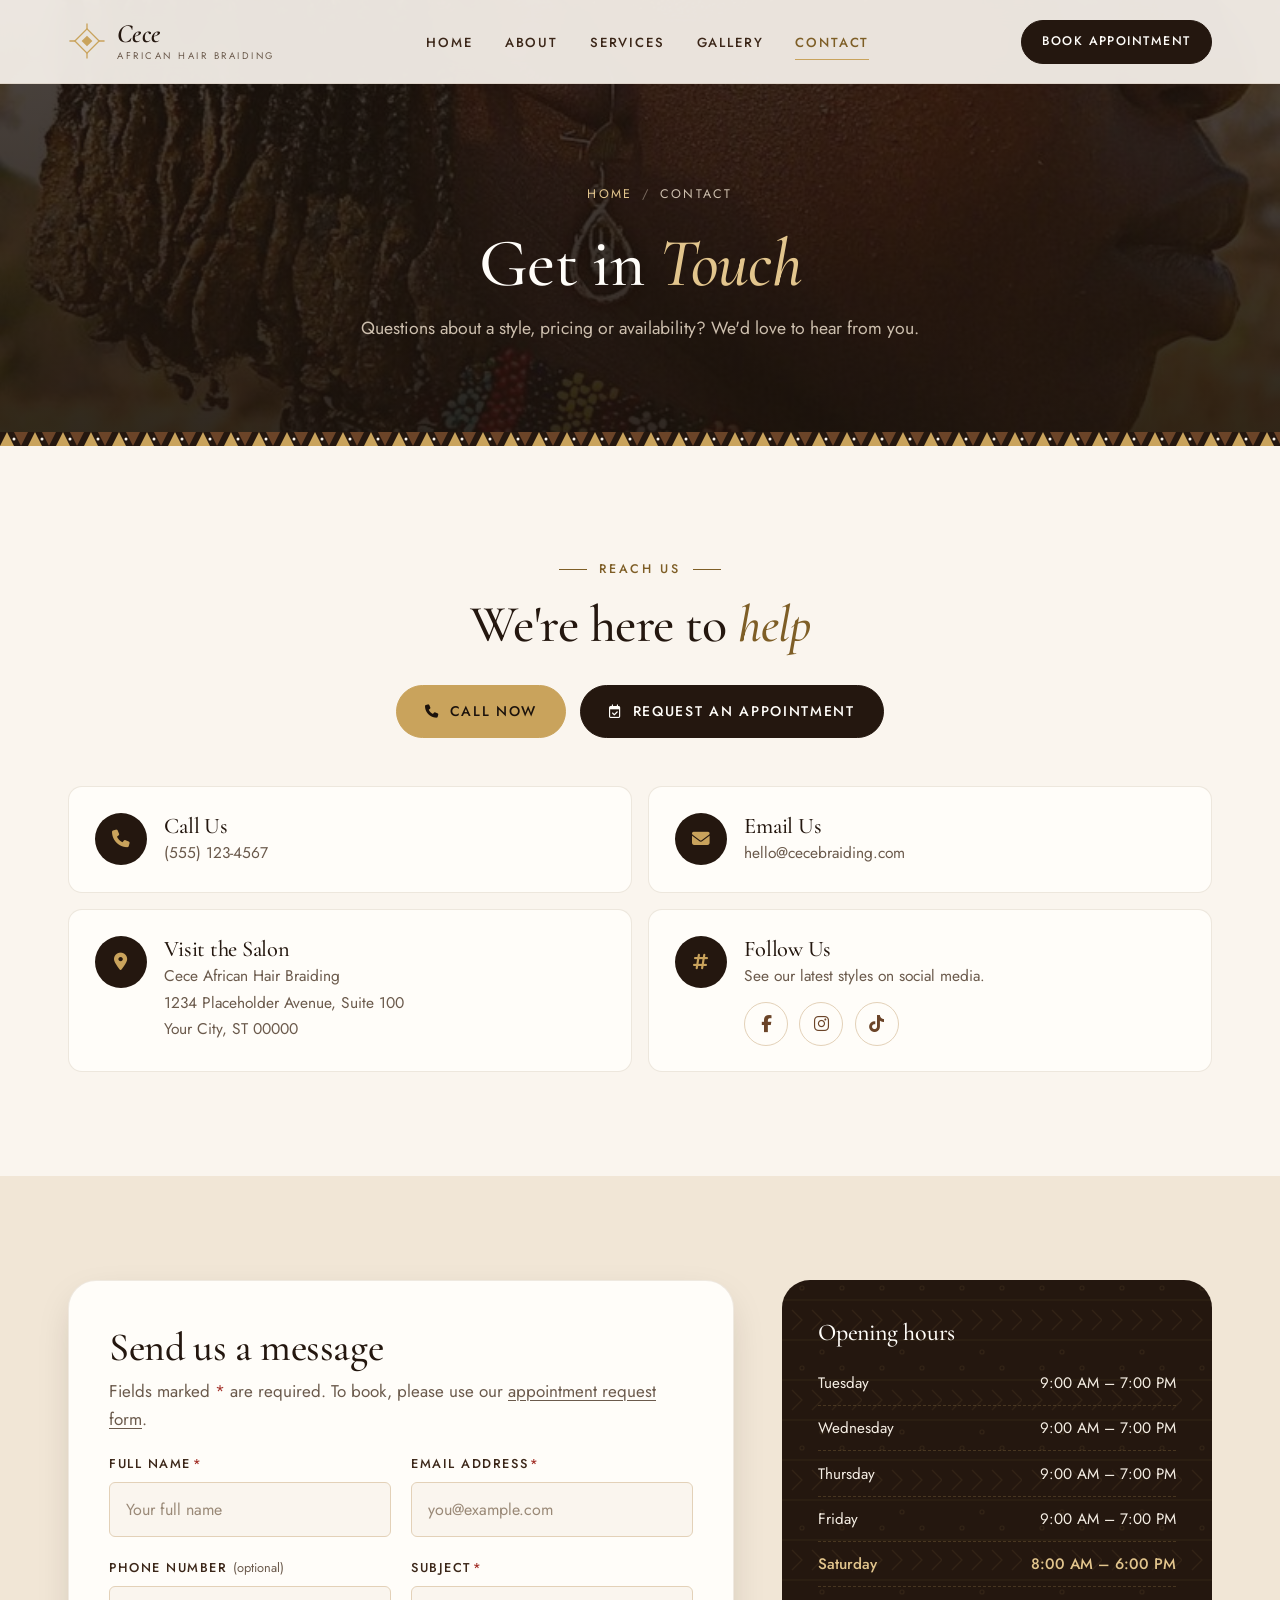
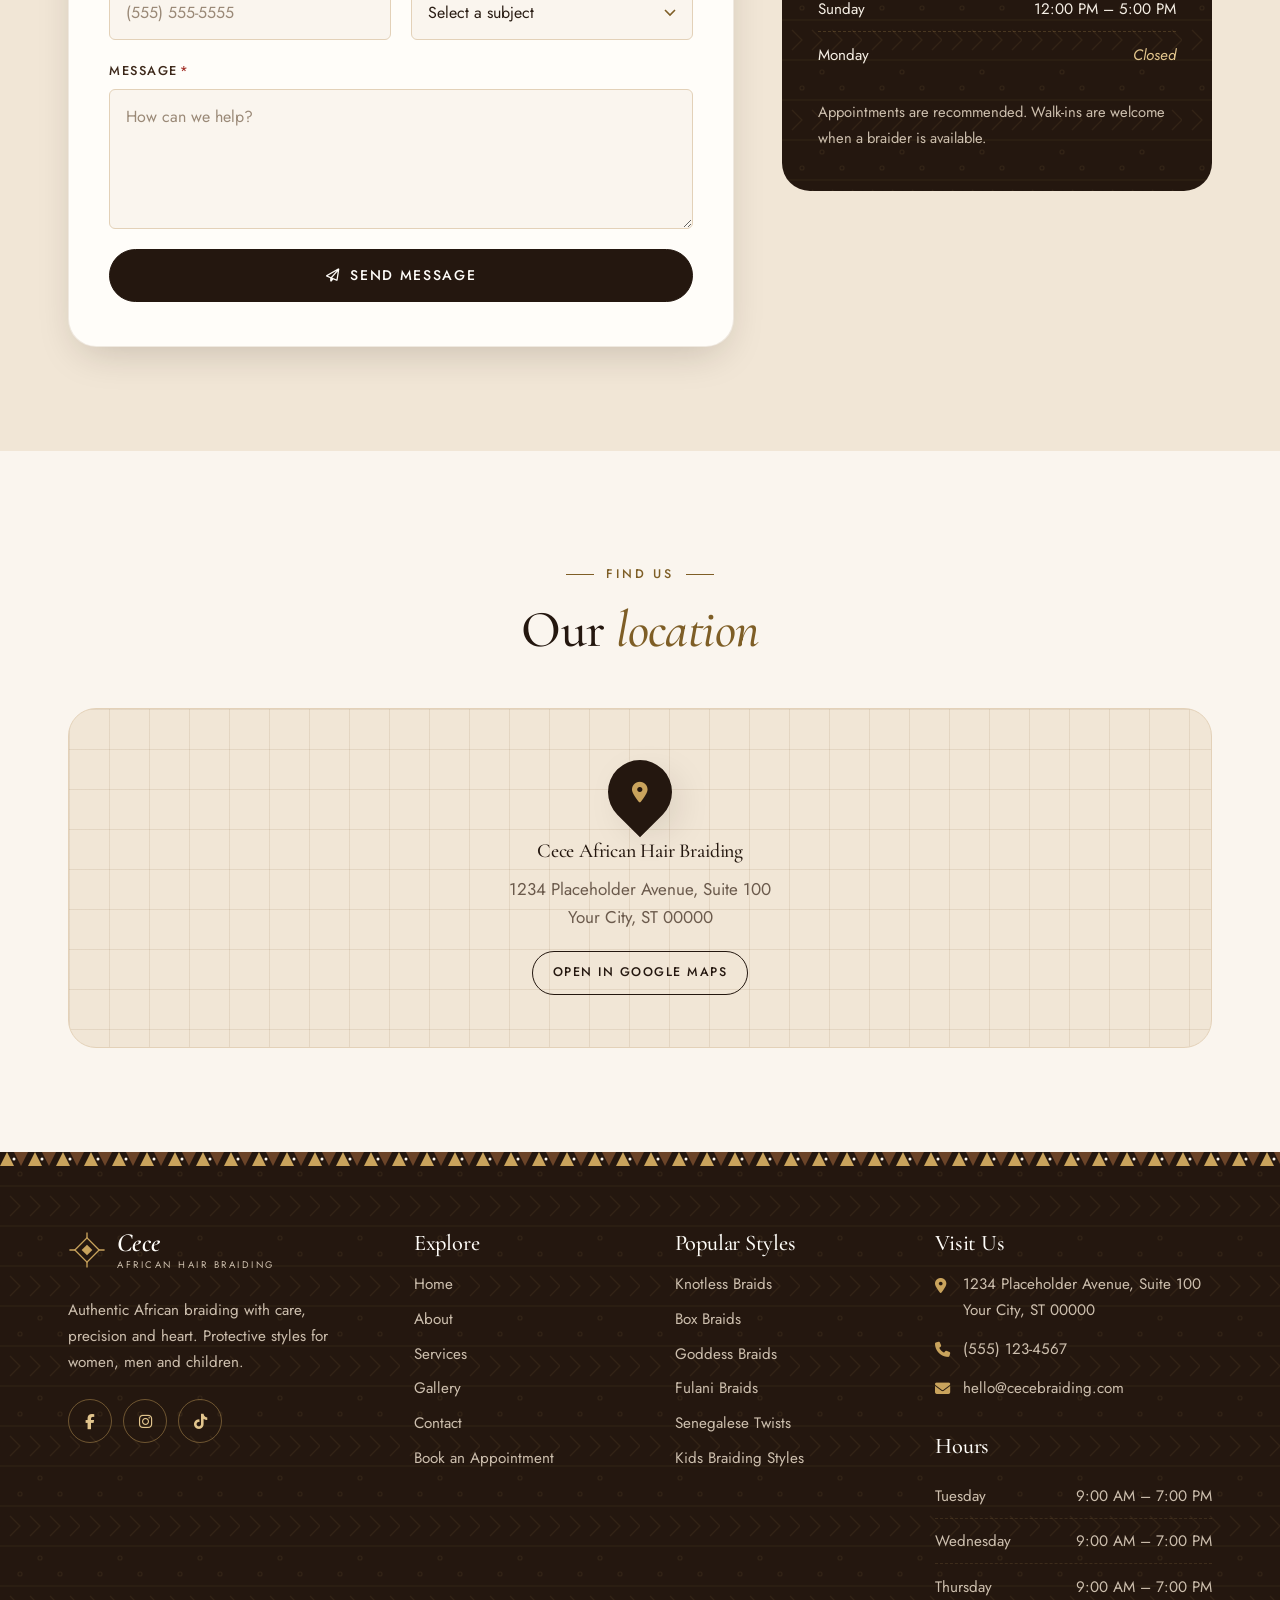
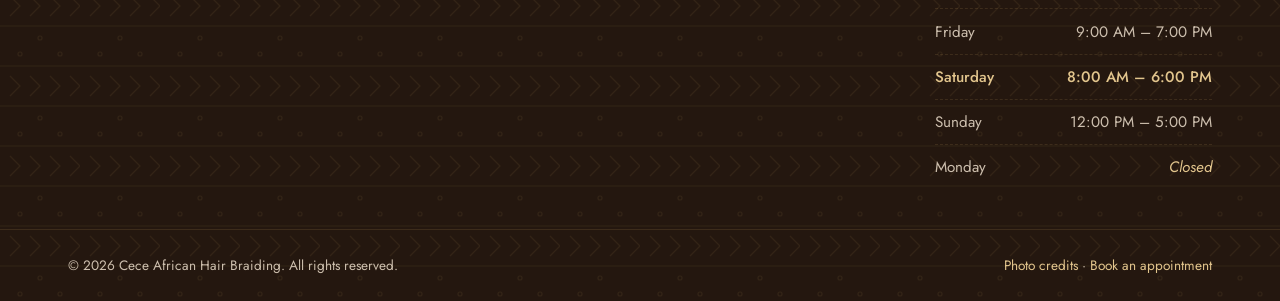
<file: contact.html>
<!DOCTYPE html>
<html lang="en">
<head>
  <meta charset="UTF-8">
  <meta name="viewport" content="width=device-width, initial-scale=1">
  <title>Contact Us | Cece African Hair Braiding</title>
  <meta name="description" content="Contact Cece African Hair Braiding: phone, email, address, opening hours and social media. Call now or request an appointment online.">
  <meta name="theme-color" content="#24170f">
  <!-- Open Graph (social sharing). Add og:url and og:image with full https:// URLs once the site has a domain. -->
  <meta property="og:type" content="website">
  <meta property="og:site_name" content="Cece African Hair Braiding">
  <meta property="og:title" content="Contact Us | Cece African Hair Braiding">
  <meta property="og:description" content="Contact Cece African Hair Braiding: phone, email, address, opening hours and social media. Call now or request an appointment online.">
  <link rel="icon" href="assets/icons/favicon.svg" type="image/svg+xml">

  <!-- Fonts: Cormorant Garamond (headings) + Jost (body) -->
  <link rel="preconnect" href="https://fonts.googleapis.com">
  <link rel="preconnect" href="https://fonts.gstatic.com" crossorigin>
  <link href="https://fonts.googleapis.com/css2?family=Cormorant+Garamond:ital,wght@0,500;0,600;1,500;1,600&family=Jost:wght@400;500&display=swap" rel="stylesheet">
  <!-- Icons: Font Awesome 6 -->
  <link rel="stylesheet" href="https://cdnjs.cloudflare.com/ajax/libs/font-awesome/6.5.1/css/all.min.css" crossorigin="anonymous" referrerpolicy="no-referrer">

  <link rel="stylesheet" href="css/style.css">
</head>
<body>
  <a class="skip-link" href="#main">Skip to main content</a>

  <!-- ===== HEADER ===== -->
  <header class="site-header">
    <div class="container">
      <a class="brand" href="index.html" aria-label="Cece African Hair Braiding — home">
        <svg class="brand__mark" viewBox="0 0 40 40" aria-hidden="true" focusable="false"><g fill="none" stroke="currentColor" stroke-width="1.4"><rect x="11" y="11" width="18" height="18" transform="rotate(45 20 20)"/><path d="M20 1.5v6M20 32.5v6M1.5 20h6M32.5 20h6"/></g><rect x="16" y="16" width="8" height="8" transform="rotate(45 20 20)" fill="currentColor"/></svg>
        <span class="brand__text"><span class="brand__name">Cece</span><span class="brand__tag">African Hair Braiding</span></span>
      </a>
      <nav class="nav" aria-label="Main">
        <ul class="nav__list"><li><a class="nav__link" href="index.html">Home</a></li><li><a class="nav__link" href="about.html">About</a></li><li><a class="nav__link" href="services.html">Services</a></li><li><a class="nav__link" href="gallery.html">Gallery</a></li><li><a class="nav__link" href="contact.html" aria-current="page">Contact</a></li></ul>
      </nav>
      <div class="header-actions">
        <a class="btn btn--sm header-cta" href="appointment.html">Book Appointment</a>
        <button class="nav-toggle" type="button" aria-expanded="false" aria-controls="mobile-menu" aria-label="Open menu">
          <span class="nav-toggle__bars" aria-hidden="true"><span></span><span></span><span></span></span>
        </button>
      </div>
    </div>
  </header>

  <!-- Mobile menu (shown below 1100px) -->
  <div class="mobile-menu" id="mobile-menu">
    <nav aria-label="Mobile">
      <ul class="mobile-menu__list"><li><a href="index.html">Home</a></li><li><a href="about.html">About</a></li><li><a href="services.html">Services</a></li><li><a href="gallery.html">Gallery</a></li><li><a href="contact.html" aria-current="page">Contact</a></li><li><a href="appointment.html">Appointments</a></li></ul>
    </nav>
    <div class="mobile-menu__actions">
      <a class="btn btn--gold btn--block" href="appointment.html"><i class="fa-regular fa-calendar-check" aria-hidden="true"></i> Book an Appointment</a>
      <a class="btn btn--outline-light btn--block" href="tel:+15551234567"><i class="fa-solid fa-phone" aria-hidden="true"></i> Call (555) 123-4567</a>
    </div>
    <p class="mobile-menu__meta">Tue–Fri 9am–7pm · Sat 8am–6pm · Sun 12–5pm<br>1234 Placeholder Avenue, Suite 100, Your City, ST 00000</p>
  </div>

  <main id="main" tabindex="-1">

    <section class="page-hero">
      <div class="page-hero__bg" aria-hidden="true"><img src="assets/images/gallery/braided-heritage-1.jpg" alt="" width="800" height="1200" fetchpriority="high"></div>
      <div class="container">
        <ol class="breadcrumb" aria-label="Breadcrumb"><li><a href="index.html">Home</a></li><li aria-current="page">Contact</li></ol>
        <h1>Get in <em>Touch</em></h1>
        <p>Questions about a style, pricing or availability? We'd love to hear from you.</p>
      </div>
    </section>
    <div class="pattern-band" aria-hidden="true"></div>

    <section class="section" aria-labelledby="reach-title">
      <div class="container">
        <div class="section-head reveal">
          <p class="eyebrow">Reach Us</p>
          <h2 class="section-title" id="reach-title">We're here to <em>help</em></h2>
          <div class="btn-row" style="justify-content:center">
            <a class="btn btn--gold" href="tel:+15551234567"><i class="fa-solid fa-phone" aria-hidden="true"></i> Call Now</a>
            <a class="btn" href="appointment.html"><i class="fa-regular fa-calendar-check" aria-hidden="true"></i> Request an Appointment</a>
          </div>
        </div>
        <div class="contact-cards">
          <a class="contact-card reveal" href="tel:+15551234567">
            <span class="contact-card__icon"><i class="fa-solid fa-phone" aria-hidden="true"></i></span>
            <span><h3>Call Us</h3><p>(555) 123-4567</p></span>
          </a>
          <a class="contact-card reveal" style="--delay:.1s" href="mailto:hello@cecebraiding.com">
            <span class="contact-card__icon"><i class="fa-solid fa-envelope" aria-hidden="true"></i></span>
            <span><h3>Email Us</h3><p>hello@cecebraiding.com</p></span>
          </a>
          <div class="contact-card reveal">
            <span class="contact-card__icon"><i class="fa-solid fa-location-dot" aria-hidden="true"></i></span>
            <span><h3>Visit the Salon</h3><p>Cece African Hair Braiding<br>1234 Placeholder Avenue, Suite 100<br>Your City, ST 00000</p></span>
          </div>
          <div class="contact-card reveal" style="--delay:.1s">
            <span class="contact-card__icon"><i class="fa-solid fa-hashtag" aria-hidden="true"></i></span>
            <span><h3>Follow Us</h3><p style="margin-bottom:.75rem">See our latest styles on social media.</p><ul class="socials socials--light"><li><a href="https://www.facebook.com/" target="_blank" rel="noopener" aria-label="Cece African Hair Braiding on Facebook (opens in a new tab)"><i class="fa-brands fa-facebook-f" aria-hidden="true"></i></a></li><li><a href="https://www.instagram.com/" target="_blank" rel="noopener" aria-label="Cece African Hair Braiding on Instagram (opens in a new tab)"><i class="fa-brands fa-instagram" aria-hidden="true"></i></a></li><li><a href="https://www.tiktok.com/" target="_blank" rel="noopener" aria-label="Cece African Hair Braiding on TikTok (opens in a new tab)"><i class="fa-brands fa-tiktok" aria-hidden="true"></i></a></li></ul></span>
          </div>
        </div>
      </div>
    </section>

    <section class="section section--sand" aria-labelledby="contact-form-title">
      <div class="container split split--form">
        <div class="form-card reveal">
          <h2 id="contact-form-title">Send us a message</h2>
          <p>Fields marked <span class="req" style="color:var(--error)">*</span> are required. To book, please use our <a href="appointment.html">appointment request form</a>.</p>
          <form action="mailto:hello@cecebraiding.com" method="post" enctype="text/plain" data-validate-form data-form-type="contact" aria-labelledby="contact-form-title">
            <div class="form-status" role="status" aria-live="polite"></div>
            <div class="form-grid form-grid--2">
              <div class="field">
                <label for="c-name">Full name<span class="req" aria-hidden="true">*</span></label>
                <input class="input" id="c-name" name="name" type="text" autocomplete="name" required minlength="2" data-summary="Name" placeholder="Your full name">
                <span class="field__error" aria-live="polite"></span>
              </div>
              <div class="field">
                <label for="c-email">Email address<span class="req" aria-hidden="true">*</span></label>
                <input class="input" id="c-email" name="email" type="email" autocomplete="email" required data-summary="Email" placeholder="you@example.com">
                <span class="field__error" aria-live="polite"></span>
              </div>
              <div class="field">
                <label for="c-phone">Phone number <span class="optional">(optional)</span></label>
                <input class="input" id="c-phone" name="phone" type="tel" autocomplete="tel" inputmode="tel" data-validate="phone" data-summary="Phone" placeholder="(555) 555-5555">
                <span class="field__error" aria-live="polite"></span>
              </div>
              <div class="field">
                <label for="contact-subject">Subject<span class="req" aria-hidden="true">*</span></label>
                <select class="input" id="contact-subject" name="subject" required data-summary="Subject" data-required-msg="Please choose a subject.">
                  <option value="">Select a subject</option>
                  <option value="general">General question</option>
                  <option value="pricing">Styles &amp; pricing</option>
                  <option value="change">Change an existing appointment</option>
                  <option value="other">Something else</option>
                </select>
                <span class="field__error" aria-live="polite"></span>
              </div>
              <div class="field field--full">
                <label for="c-message">Message<span class="req" aria-hidden="true">*</span></label>
                <textarea class="input" id="c-message" name="message" required minlength="10" data-summary="Message" data-required-msg="Please enter your message." placeholder="How can we help?"></textarea>
                <span class="field__error" aria-live="polite"></span>
              </div>
              <div class="hp-field" aria-hidden="true">
                <label for="c-website">Leave this field empty</label>
                <input class="hp-input" id="c-website" name="website" type="text" tabindex="-1" autocomplete="off">
              </div>
              <div class="field--full">
                <button class="btn btn--block" type="submit"><i class="fa-regular fa-paper-plane" aria-hidden="true"></i> Send Message</button>
              </div>
            </div>
          </form>
        </div>

        <aside class="sticky" aria-label="Opening hours">
          <div class="info-card texture-dark reveal" style="--delay:.1s">
            <h3>Opening hours</h3>
            <ul class="hours"><li data-day="2"><span>Tuesday</span><span>9:00 AM – 7:00 PM</span></li><li data-day="3"><span>Wednesday</span><span>9:00 AM – 7:00 PM</span></li><li data-day="4"><span>Thursday</span><span>9:00 AM – 7:00 PM</span></li><li data-day="5"><span>Friday</span><span>9:00 AM – 7:00 PM</span></li><li data-day="6"><span>Saturday</span><span>8:00 AM – 6:00 PM</span></li><li data-day="0"><span>Sunday</span><span>12:00 PM – 5:00 PM</span></li><li data-day="1"><span>Monday</span><span class="closed">Closed</span></li></ul>
            <p style="margin:1.5rem 0 0;color:var(--text-on-dark-muted);font-size:.92rem">Appointments are recommended. Walk-ins are welcome when a braider is available.</p>
          </div>
        </aside>
      </div>
    </section>

    <!-- ===== MAP =====
         To show a live map: open Google Maps → search your address → Share → "Embed a map" → copy the <iframe>,
         then replace the .map-placeholder div below with it and add class="map-embed" to the iframe. -->
    <section class="section" aria-labelledby="map-title">
      <div class="container">
        <div class="section-head reveal">
          <p class="eyebrow">Find Us</p>
          <h2 class="section-title" id="map-title">Our <em>location</em></h2>
        </div>
        <div class="map-placeholder reveal">
          <div>
            <div class="map-placeholder__pin" aria-hidden="true"><i class="fa-solid fa-location-dot"></i></div>
            <h3>Cece African Hair Braiding</h3>
            <p>1234 Placeholder Avenue, Suite 100<br>Your City, ST 00000</p>
            <a class="btn btn--outline btn--sm" href="https://www.google.com/maps/search/?api=1&amp;query=1234+Placeholder+Avenue%2C+Suite+100%2C+Your+City%2C+ST+00000" target="_blank" rel="noopener">Open in Google Maps <span class="visually-hidden">(opens in a new tab)</span></a>
          </div>
        </div>
      </div>
    </section>
  </main>

  <!-- ===== FOOTER ===== -->
  <footer class="site-footer">
    <div class="pattern-band" aria-hidden="true"></div>
    <div class="texture-dark">
      <div class="footer-main">
        <div class="container footer-grid">
          <div>
            <a class="brand" href="index.html" aria-label="Cece African Hair Braiding — home">
              <svg class="brand__mark" viewBox="0 0 40 40" aria-hidden="true" focusable="false"><g fill="none" stroke="currentColor" stroke-width="1.4"><rect x="11" y="11" width="18" height="18" transform="rotate(45 20 20)"/><path d="M20 1.5v6M20 32.5v6M1.5 20h6M32.5 20h6"/></g><rect x="16" y="16" width="8" height="8" transform="rotate(45 20 20)" fill="currentColor"/></svg>
              <span class="brand__text"><span class="brand__name">Cece</span><span class="brand__tag">African Hair Braiding</span></span>
            </a>
            <p class="footer-about">Authentic African braiding with care, precision and heart. Protective styles for women, men and children.</p>
            <ul class="socials "><li><a href="https://www.facebook.com/" target="_blank" rel="noopener" aria-label="Cece African Hair Braiding on Facebook (opens in a new tab)"><i class="fa-brands fa-facebook-f" aria-hidden="true"></i></a></li><li><a href="https://www.instagram.com/" target="_blank" rel="noopener" aria-label="Cece African Hair Braiding on Instagram (opens in a new tab)"><i class="fa-brands fa-instagram" aria-hidden="true"></i></a></li><li><a href="https://www.tiktok.com/" target="_blank" rel="noopener" aria-label="Cece African Hair Braiding on TikTok (opens in a new tab)"><i class="fa-brands fa-tiktok" aria-hidden="true"></i></a></li></ul>
          </div>
          <div>
            <h2 class="footer-title">Explore</h2>
            <ul class="footer-links"><li><a href="index.html">Home</a></li><li><a href="about.html">About</a></li><li><a href="services.html">Services</a></li><li><a href="gallery.html">Gallery</a></li><li><a href="contact.html">Contact</a></li><li><a href="appointment.html">Book an Appointment</a></li></ul>
          </div>
          <div>
            <h2 class="footer-title">Popular Styles</h2>
            <ul class="footer-links"><li><a href="services.html#knotless-braids">Knotless Braids</a></li><li><a href="services.html#box-braids">Box Braids</a></li><li><a href="services.html#goddess-braids">Goddess Braids</a></li><li><a href="services.html#fulani-braids">Fulani Braids</a></li><li><a href="services.html#senegalese-twists">Senegalese Twists</a></li><li><a href="services.html#kids-braids">Kids Braiding Styles</a></li></ul>
          </div>
          <div>
            <h2 class="footer-title">Visit Us</h2>
            <ul class="footer-contact">
              <li><i class="fa-solid fa-location-dot" aria-hidden="true"></i><span>1234 Placeholder Avenue, Suite 100<br>Your City, ST 00000</span></li>
              <li><i class="fa-solid fa-phone" aria-hidden="true"></i><a href="tel:+15551234567">(555) 123-4567</a></li>
              <li><i class="fa-solid fa-envelope" aria-hidden="true"></i><a href="mailto:hello@cecebraiding.com">hello@cecebraiding.com</a></li>
            </ul>
            <h2 class="footer-title mt-2">Hours</h2>
            <ul class="hours"><li data-day="2"><span>Tuesday</span><span>9:00 AM – 7:00 PM</span></li><li data-day="3"><span>Wednesday</span><span>9:00 AM – 7:00 PM</span></li><li data-day="4"><span>Thursday</span><span>9:00 AM – 7:00 PM</span></li><li data-day="5"><span>Friday</span><span>9:00 AM – 7:00 PM</span></li><li data-day="6"><span>Saturday</span><span>8:00 AM – 6:00 PM</span></li><li data-day="0"><span>Sunday</span><span>12:00 PM – 5:00 PM</span></li><li data-day="1"><span>Monday</span><span class="closed">Closed</span></li></ul>
          </div>
        </div>
      </div>
      <div class="footer-bottom">
        <div class="container">
          <p>&copy; <span data-year>2026</span> Cece African Hair Braiding. All rights reserved.</p>
          <p><a href="credits.html">Photo credits</a> · <a href="appointment.html">Book an appointment</a></p>
        </div>
      </div>
    </div>
  </footer>

  <button class="back-to-top" type="button" aria-label="Back to top"><i class="fa-solid fa-arrow-up" aria-hidden="true"></i></button>

  <script src="js/script.js" defer></script>
</body>
</html>
</file>
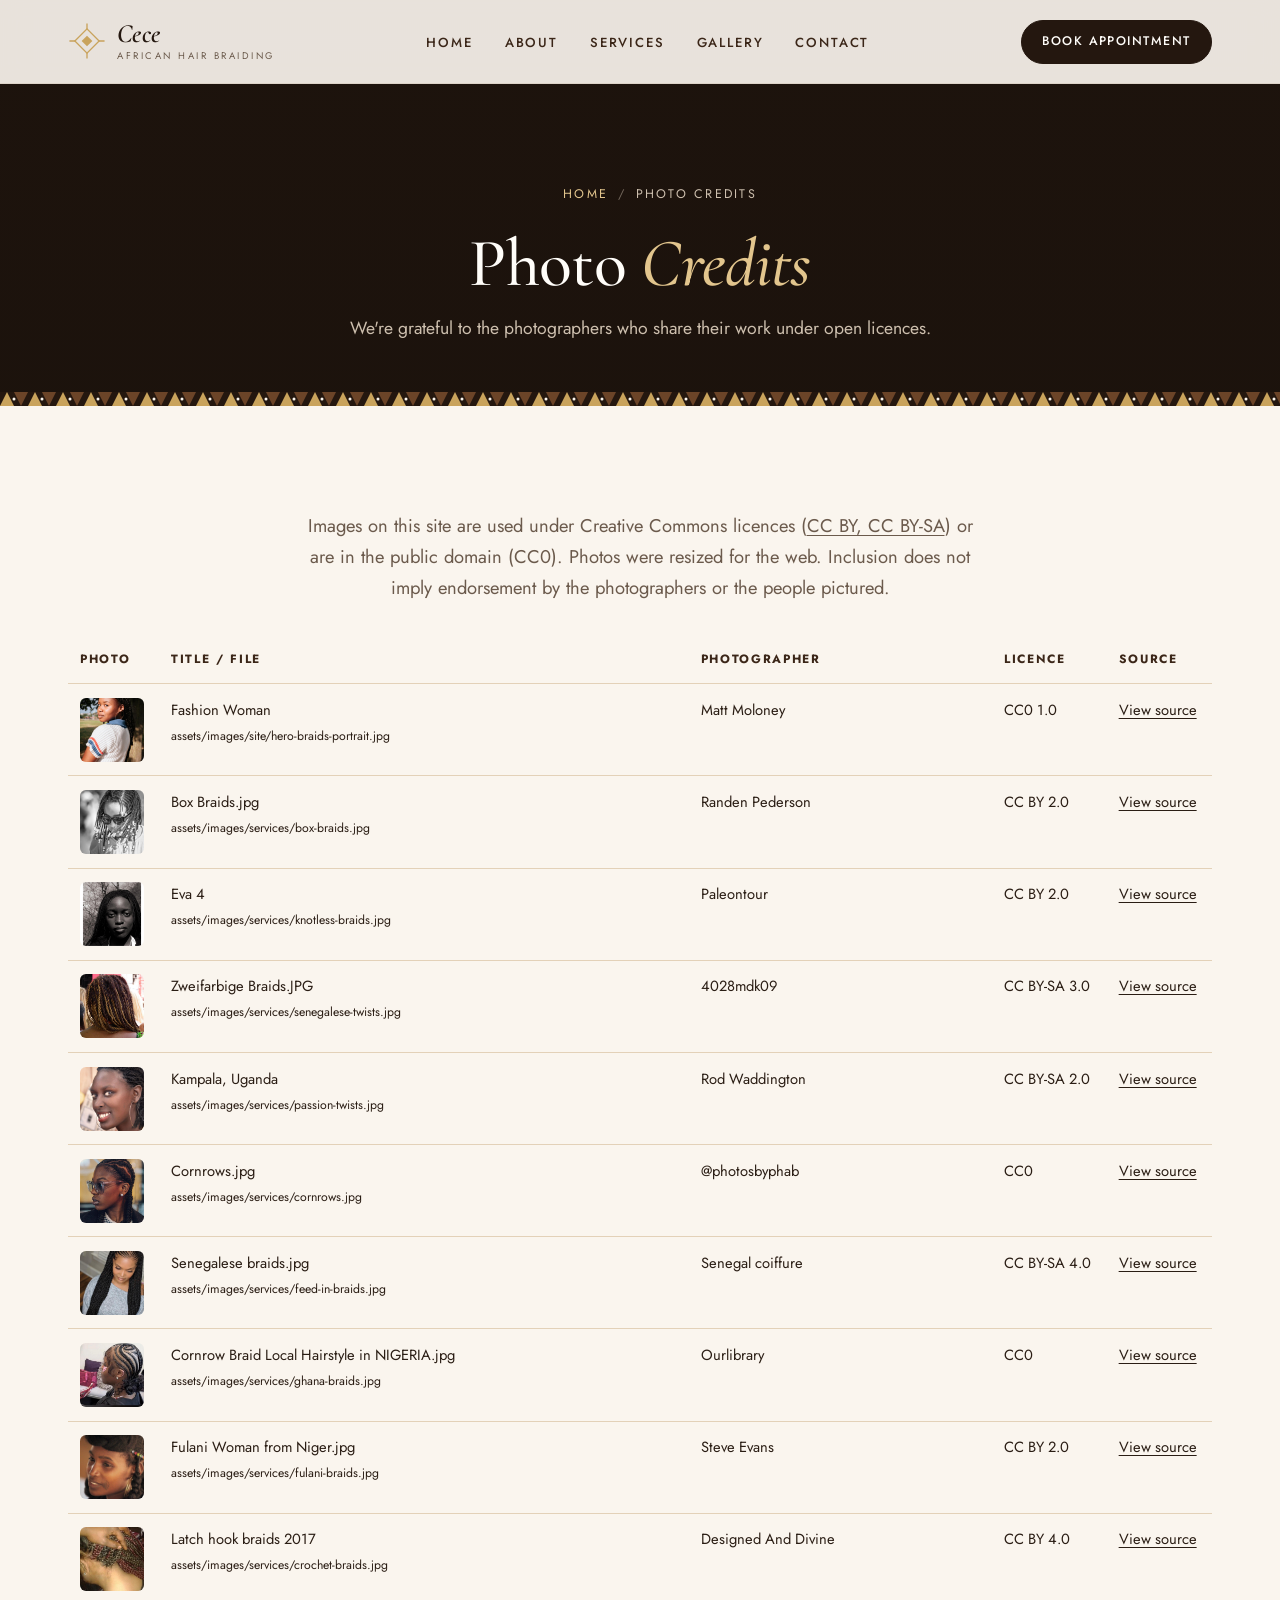
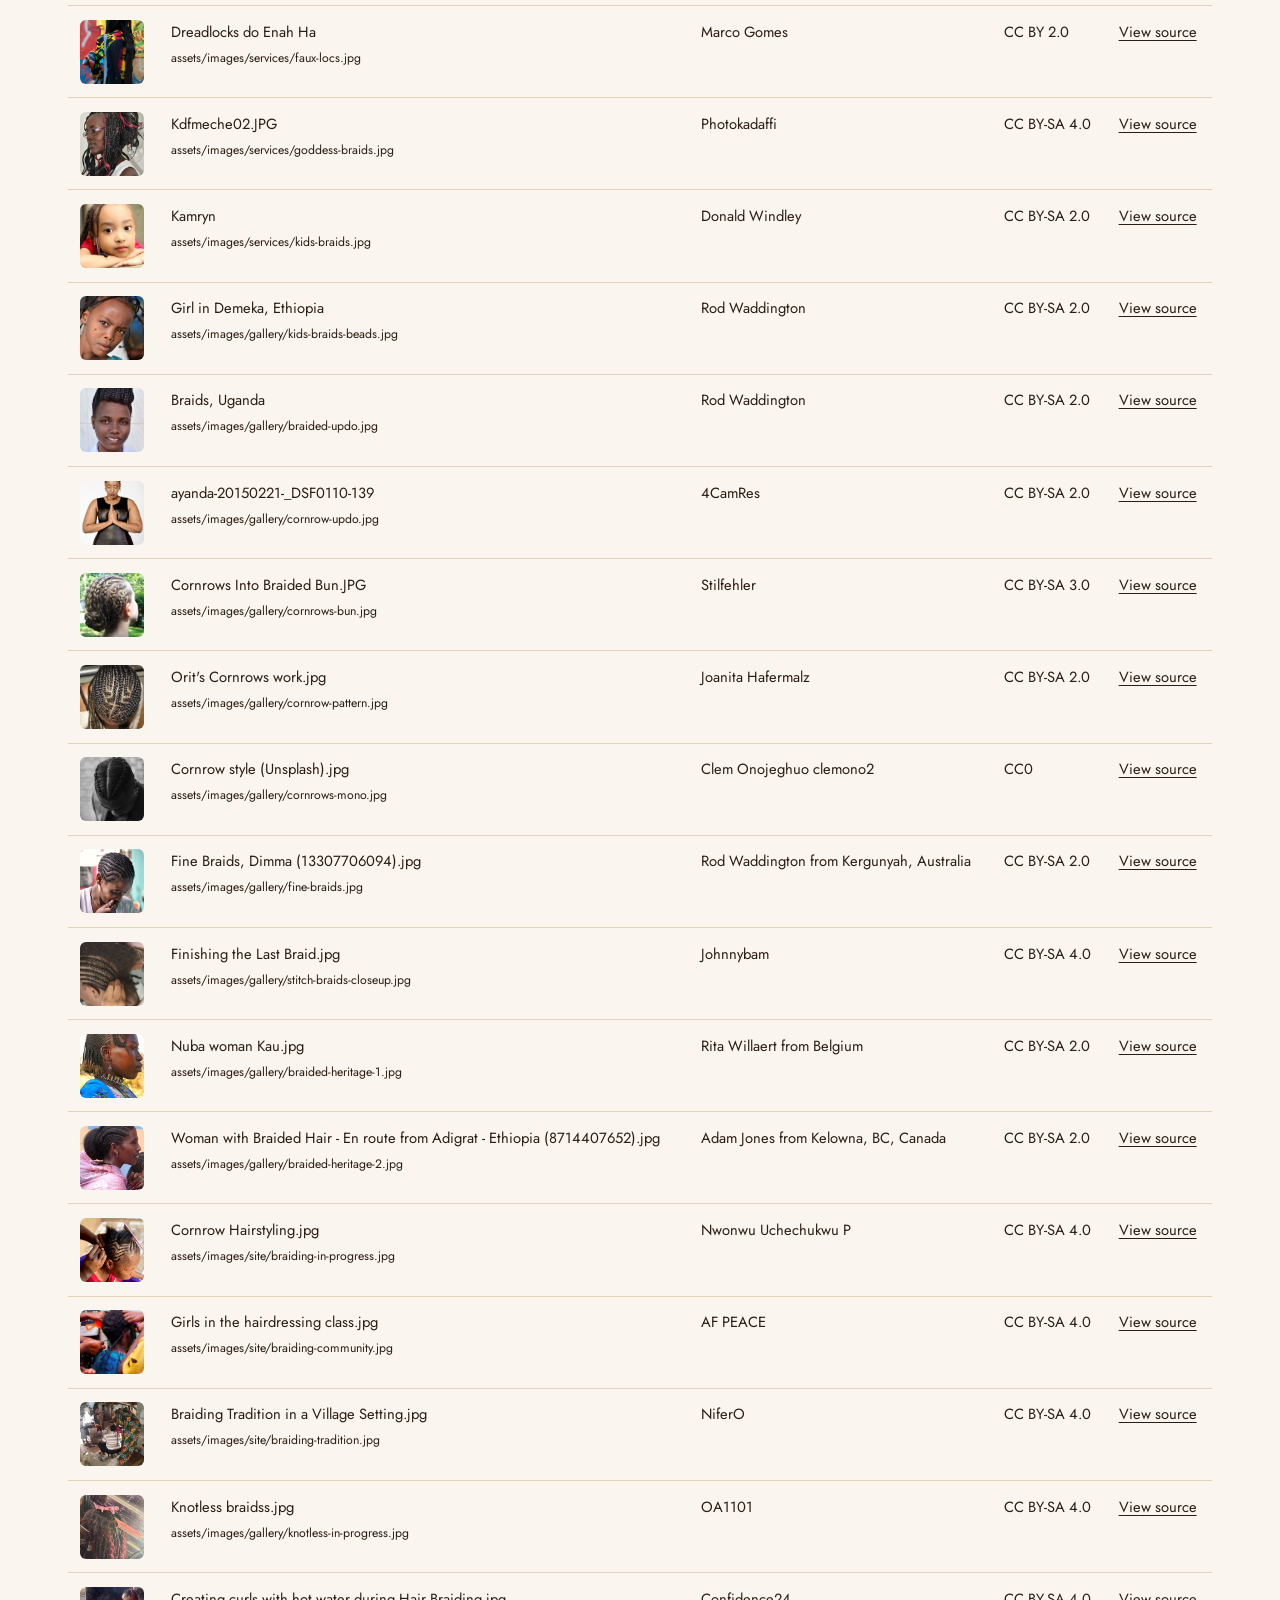
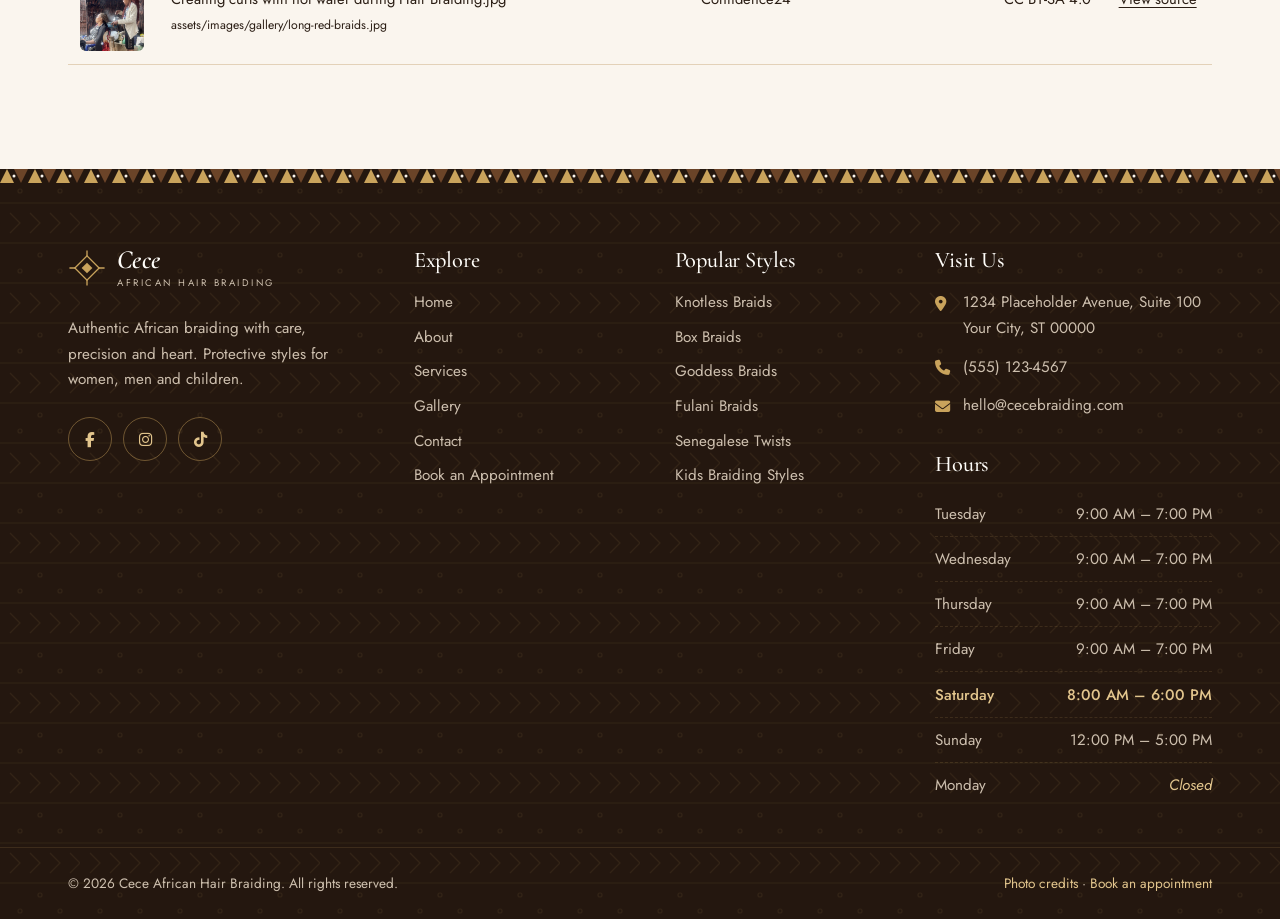
<file: credits.html>
<!DOCTYPE html>
<html lang="en">
<head>
  <meta charset="UTF-8">
  <meta name="viewport" content="width=device-width, initial-scale=1">
  <title>Photo Credits | Cece African Hair Braiding</title>
  <meta name="description" content="Photo credits and licences for images used on the Cece African Hair Braiding website.">
  <meta name="theme-color" content="#24170f">
  <!-- Open Graph (social sharing). Add og:url and og:image with full https:// URLs once the site has a domain. -->
  <meta property="og:type" content="website">
  <meta property="og:site_name" content="Cece African Hair Braiding">
  <meta property="og:title" content="Photo Credits | Cece African Hair Braiding">
  <meta property="og:description" content="Photo credits and licences for images used on the Cece African Hair Braiding website.">
  <link rel="icon" href="assets/icons/favicon.svg" type="image/svg+xml">

  <!-- Fonts: Cormorant Garamond (headings) + Jost (body) -->
  <link rel="preconnect" href="https://fonts.googleapis.com">
  <link rel="preconnect" href="https://fonts.gstatic.com" crossorigin>
  <link href="https://fonts.googleapis.com/css2?family=Cormorant+Garamond:ital,wght@0,500;0,600;1,500;1,600&family=Jost:wght@400;500&display=swap" rel="stylesheet">
  <!-- Icons: Font Awesome 6 -->
  <link rel="stylesheet" href="https://cdnjs.cloudflare.com/ajax/libs/font-awesome/6.5.1/css/all.min.css" crossorigin="anonymous" referrerpolicy="no-referrer">

  <link rel="stylesheet" href="css/style.css">
</head>
<body>
  <a class="skip-link" href="#main">Skip to main content</a>

  <!-- ===== HEADER ===== -->
  <header class="site-header">
    <div class="container">
      <a class="brand" href="index.html" aria-label="Cece African Hair Braiding — home">
        <svg class="brand__mark" viewBox="0 0 40 40" aria-hidden="true" focusable="false"><g fill="none" stroke="currentColor" stroke-width="1.4"><rect x="11" y="11" width="18" height="18" transform="rotate(45 20 20)"/><path d="M20 1.5v6M20 32.5v6M1.5 20h6M32.5 20h6"/></g><rect x="16" y="16" width="8" height="8" transform="rotate(45 20 20)" fill="currentColor"/></svg>
        <span class="brand__text"><span class="brand__name">Cece</span><span class="brand__tag">African Hair Braiding</span></span>
      </a>
      <nav class="nav" aria-label="Main">
        <ul class="nav__list"><li><a class="nav__link" href="index.html">Home</a></li><li><a class="nav__link" href="about.html">About</a></li><li><a class="nav__link" href="services.html">Services</a></li><li><a class="nav__link" href="gallery.html">Gallery</a></li><li><a class="nav__link" href="contact.html">Contact</a></li></ul>
      </nav>
      <div class="header-actions">
        <a class="btn btn--sm header-cta" href="appointment.html">Book Appointment</a>
        <button class="nav-toggle" type="button" aria-expanded="false" aria-controls="mobile-menu" aria-label="Open menu">
          <span class="nav-toggle__bars" aria-hidden="true"><span></span><span></span><span></span></span>
        </button>
      </div>
    </div>
  </header>

  <!-- Mobile menu (shown below 1100px) -->
  <div class="mobile-menu" id="mobile-menu">
    <nav aria-label="Mobile">
      <ul class="mobile-menu__list"><li><a href="index.html">Home</a></li><li><a href="about.html">About</a></li><li><a href="services.html">Services</a></li><li><a href="gallery.html">Gallery</a></li><li><a href="contact.html">Contact</a></li><li><a href="appointment.html">Appointments</a></li></ul>
    </nav>
    <div class="mobile-menu__actions">
      <a class="btn btn--gold btn--block" href="appointment.html"><i class="fa-regular fa-calendar-check" aria-hidden="true"></i> Book an Appointment</a>
      <a class="btn btn--outline-light btn--block" href="tel:+15551234567"><i class="fa-solid fa-phone" aria-hidden="true"></i> Call (555) 123-4567</a>
    </div>
    <p class="mobile-menu__meta">Tue–Fri 9am–7pm · Sat 8am–6pm · Sun 12–5pm<br>1234 Placeholder Avenue, Suite 100, Your City, ST 00000</p>
  </div>

  <main id="main" tabindex="-1">
    <section class="page-hero" style="padding-bottom:3rem">
      <div class="container">
        <ol class="breadcrumb" aria-label="Breadcrumb"><li><a href="index.html">Home</a></li><li aria-current="page">Photo Credits</li></ol>
        <h1>Photo <em>Credits</em></h1>
        <p>We're grateful to the photographers who share their work under open licences.</p>
      </div>
    </section>
    <div class="pattern-band" aria-hidden="true"></div>
    <section class="section">
      <div class="container">
        <p class="lead" style="margin-inline:auto;text-align:center">Images on this site are used under Creative Commons licences (<a href="https://creativecommons.org/licenses/" target="_blank" rel="noopener">CC BY, CC BY-SA</a>) or are in the public domain (CC0). Photos were resized for the web. Inclusion does not imply endorsement by the photographers or the people pictured.</p>
        <div class="table-wrap mt-2">
          <table class="credits-table">
            <thead><tr><th scope="col">Photo</th><th scope="col">Title / file</th><th scope="col">Photographer</th><th scope="col">Licence</th><th scope="col">Source</th></tr></thead>
            <tbody>
              <tr>
                <td><img src="assets/images/site/hero-braids-portrait.jpg" alt="" width="64" height="64" loading="lazy"></td>
                <td>Fashion Woman<br><small>assets/images/site/hero-braids-portrait.jpg</small></td>
                <td>Matt Moloney</td>
                <td>CC0 1.0</td>
                <td><a href="https://stocksnap.io/photo/fashion-woman-ABUB0U0WCW" target="_blank" rel="noopener">View source</a></td>
              </tr>
              <tr>
                <td><img src="assets/images/services/box-braids.jpg" alt="" width="64" height="64" loading="lazy"></td>
                <td>Box Braids.jpg<br><small>assets/images/services/box-braids.jpg</small></td>
                <td>Randen Pederson</td>
                <td>CC BY 2.0</td>
                <td><a href="https://commons.wikimedia.org/wiki/File:Box_Braids.jpg" target="_blank" rel="noopener">View source</a></td>
              </tr>
              <tr>
                <td><img src="assets/images/services/knotless-braids.jpg" alt="" width="64" height="64" loading="lazy"></td>
                <td>Eva 4<br><small>assets/images/services/knotless-braids.jpg</small></td>
                <td>Paleontour</td>
                <td>CC BY 2.0</td>
                <td><a href="https://www.flickr.com/photos/35555047@N00/116981353" target="_blank" rel="noopener">View source</a></td>
              </tr>
              <tr>
                <td><img src="assets/images/services/senegalese-twists.jpg" alt="" width="64" height="64" loading="lazy"></td>
                <td>Zweifarbige Braids.JPG<br><small>assets/images/services/senegalese-twists.jpg</small></td>
                <td>4028mdk09</td>
                <td>CC BY-SA 3.0</td>
                <td><a href="https://commons.wikimedia.org/wiki/File:Zweifarbige_Braids.JPG" target="_blank" rel="noopener">View source</a></td>
              </tr>
              <tr>
                <td><img src="assets/images/services/passion-twists.jpg" alt="" width="64" height="64" loading="lazy"></td>
                <td>Kampala, Uganda<br><small>assets/images/services/passion-twists.jpg</small></td>
                <td>Rod Waddington</td>
                <td>CC BY-SA 2.0</td>
                <td><a href="https://www.flickr.com/photos/64607715@N05/17778622538" target="_blank" rel="noopener">View source</a></td>
              </tr>
              <tr>
                <td><img src="assets/images/services/cornrows.jpg" alt="" width="64" height="64" loading="lazy"></td>
                <td>Cornrows.jpg<br><small>assets/images/services/cornrows.jpg</small></td>
                <td>@photosbyphab</td>
                <td>CC0</td>
                <td><a href="https://commons.wikimedia.org/wiki/File:Cornrows.jpg" target="_blank" rel="noopener">View source</a></td>
              </tr>
              <tr>
                <td><img src="assets/images/services/feed-in-braids.jpg" alt="" width="64" height="64" loading="lazy"></td>
                <td>Senegalese braids.jpg<br><small>assets/images/services/feed-in-braids.jpg</small></td>
                <td>Senegal coiffure</td>
                <td>CC BY-SA 4.0</td>
                <td><a href="https://commons.wikimedia.org/wiki/File:Senegalese_braids.jpg" target="_blank" rel="noopener">View source</a></td>
              </tr>
              <tr>
                <td><img src="assets/images/services/ghana-braids.jpg" alt="" width="64" height="64" loading="lazy"></td>
                <td>Cornrow Braid Local Hairstyle in NIGERIA.jpg<br><small>assets/images/services/ghana-braids.jpg</small></td>
                <td>Ourlibrary</td>
                <td>CC0</td>
                <td><a href="https://commons.wikimedia.org/wiki/File:Cornrow_Braid_Local_Hairstyle_in_NIGERIA.jpg" target="_blank" rel="noopener">View source</a></td>
              </tr>
              <tr>
                <td><img src="assets/images/services/fulani-braids.jpg" alt="" width="64" height="64" loading="lazy"></td>
                <td>Fulani Woman from Niger.jpg<br><small>assets/images/services/fulani-braids.jpg</small></td>
                <td>Steve Evans</td>
                <td>CC BY 2.0</td>
                <td><a href="https://commons.wikimedia.org/wiki/File:Fulani_Woman_from_Niger.jpg" target="_blank" rel="noopener">View source</a></td>
              </tr>
              <tr>
                <td><img src="assets/images/services/crochet-braids.jpg" alt="" width="64" height="64" loading="lazy"></td>
                <td>Latch hook braids 2017<br><small>assets/images/services/crochet-braids.jpg</small></td>
                <td>Designed And Divine</td>
                <td>CC BY 4.0</td>
                <td><a href="https://commons.wikimedia.org/w/index.php?curid=83590689" target="_blank" rel="noopener">View source</a></td>
              </tr>
              <tr>
                <td><img src="assets/images/services/faux-locs.jpg" alt="" width="64" height="64" loading="lazy"></td>
                <td>Dreadlocks do Enah Ha<br><small>assets/images/services/faux-locs.jpg</small></td>
                <td>Marco Gomes</td>
                <td>CC BY 2.0</td>
                <td><a href="https://www.flickr.com/photos/39802787@N00/3252622531" target="_blank" rel="noopener">View source</a></td>
              </tr>
              <tr>
                <td><img src="assets/images/services/goddess-braids.jpg" alt="" width="64" height="64" loading="lazy"></td>
                <td>Kdfmeche02.JPG<br><small>assets/images/services/goddess-braids.jpg</small></td>
                <td>Photokadaffi</td>
                <td>CC BY-SA 4.0</td>
                <td><a href="https://commons.wikimedia.org/wiki/File:Kdfmeche02.JPG" target="_blank" rel="noopener">View source</a></td>
              </tr>
              <tr>
                <td><img src="assets/images/services/kids-braids.jpg" alt="" width="64" height="64" loading="lazy"></td>
                <td>Kamryn<br><small>assets/images/services/kids-braids.jpg</small></td>
                <td>Donald Windley</td>
                <td>CC BY-SA 2.0</td>
                <td><a href="https://www.flickr.com/photos/50783329@N05/8747178508" target="_blank" rel="noopener">View source</a></td>
              </tr>
              <tr>
                <td><img src="assets/images/gallery/kids-braids-beads.jpg" alt="" width="64" height="64" loading="lazy"></td>
                <td>Girl in Demeka, Ethiopia<br><small>assets/images/gallery/kids-braids-beads.jpg</small></td>
                <td>Rod Waddington</td>
                <td>CC BY-SA 2.0</td>
                <td><a href="https://www.flickr.com/photos/64607715@N05/16033455595" target="_blank" rel="noopener">View source</a></td>
              </tr>
              <tr>
                <td><img src="assets/images/gallery/braided-updo.jpg" alt="" width="64" height="64" loading="lazy"></td>
                <td>Braids, Uganda<br><small>assets/images/gallery/braided-updo.jpg</small></td>
                <td>Rod Waddington</td>
                <td>CC BY-SA 2.0</td>
                <td><a href="https://www.flickr.com/photos/64607715@N05/15232009007" target="_blank" rel="noopener">View source</a></td>
              </tr>
              <tr>
                <td><img src="assets/images/gallery/cornrow-updo.jpg" alt="" width="64" height="64" loading="lazy"></td>
                <td>ayanda-20150221-_DSF0110-139<br><small>assets/images/gallery/cornrow-updo.jpg</small></td>
                <td>4CamRes</td>
                <td>CC BY-SA 2.0</td>
                <td><a href="https://www.flickr.com/photos/107707632@N02/16589669476" target="_blank" rel="noopener">View source</a></td>
              </tr>
              <tr>
                <td><img src="assets/images/gallery/cornrows-bun.jpg" alt="" width="64" height="64" loading="lazy"></td>
                <td>Cornrows Into Braided Bun.JPG<br><small>assets/images/gallery/cornrows-bun.jpg</small></td>
                <td>Stilfehler</td>
                <td>CC BY-SA 3.0</td>
                <td><a href="https://commons.wikimedia.org/wiki/File:Cornrows_Into_Braided_Bun.JPG" target="_blank" rel="noopener">View source</a></td>
              </tr>
              <tr>
                <td><img src="assets/images/gallery/cornrow-pattern.jpg" alt="" width="64" height="64" loading="lazy"></td>
                <td>Orit&#x27;s Cornrows work.jpg<br><small>assets/images/gallery/cornrow-pattern.jpg</small></td>
                <td>Joanita Hafermalz</td>
                <td>CC BY-SA 2.0</td>
                <td><a href="https://commons.wikimedia.org/wiki/File:Orit%27s_Cornrows_work.jpg" target="_blank" rel="noopener">View source</a></td>
              </tr>
              <tr>
                <td><img src="assets/images/gallery/cornrows-mono.jpg" alt="" width="64" height="64" loading="lazy"></td>
                <td>Cornrow style (Unsplash).jpg<br><small>assets/images/gallery/cornrows-mono.jpg</small></td>
                <td>Clem Onojeghuo clemono2</td>
                <td>CC0</td>
                <td><a href="https://commons.wikimedia.org/wiki/File:Cornrow_style_(Unsplash).jpg" target="_blank" rel="noopener">View source</a></td>
              </tr>
              <tr>
                <td><img src="assets/images/gallery/fine-braids.jpg" alt="" width="64" height="64" loading="lazy"></td>
                <td>Fine Braids, Dimma (13307706094).jpg<br><small>assets/images/gallery/fine-braids.jpg</small></td>
                <td>Rod Waddington from Kergunyah, Australia</td>
                <td>CC BY-SA 2.0</td>
                <td><a href="https://commons.wikimedia.org/wiki/File:Fine_Braids,_Dimma_(13307706094).jpg" target="_blank" rel="noopener">View source</a></td>
              </tr>
              <tr>
                <td><img src="assets/images/gallery/stitch-braids-closeup.jpg" alt="" width="64" height="64" loading="lazy"></td>
                <td>Finishing the Last Braid.jpg<br><small>assets/images/gallery/stitch-braids-closeup.jpg</small></td>
                <td>Johnnybam</td>
                <td>CC BY-SA 4.0</td>
                <td><a href="https://commons.wikimedia.org/wiki/File:Finishing_the_Last_Braid.jpg" target="_blank" rel="noopener">View source</a></td>
              </tr>
              <tr>
                <td><img src="assets/images/gallery/braided-heritage-1.jpg" alt="" width="64" height="64" loading="lazy"></td>
                <td>Nuba woman Kau.jpg<br><small>assets/images/gallery/braided-heritage-1.jpg</small></td>
                <td>Rita Willaert from Belgium</td>
                <td>CC BY-SA 2.0</td>
                <td><a href="https://commons.wikimedia.org/wiki/File:Nuba_woman_Kau.jpg" target="_blank" rel="noopener">View source</a></td>
              </tr>
              <tr>
                <td><img src="assets/images/gallery/braided-heritage-2.jpg" alt="" width="64" height="64" loading="lazy"></td>
                <td>Woman with Braided Hair - En route from Adigrat - Ethiopia (8714407652).jpg<br><small>assets/images/gallery/braided-heritage-2.jpg</small></td>
                <td>Adam Jones from Kelowna, BC, Canada</td>
                <td>CC BY-SA 2.0</td>
                <td><a href="https://commons.wikimedia.org/wiki/File:Woman_with_Braided_Hair_-_En_route_from_Adigrat_-_Ethiopia_(8714407652).jpg" target="_blank" rel="noopener">View source</a></td>
              </tr>
              <tr>
                <td><img src="assets/images/site/braiding-in-progress.jpg" alt="" width="64" height="64" loading="lazy"></td>
                <td>Cornrow Hairstyling.jpg<br><small>assets/images/site/braiding-in-progress.jpg</small></td>
                <td>Nwonwu Uchechukwu P</td>
                <td>CC BY-SA 4.0</td>
                <td><a href="https://commons.wikimedia.org/wiki/File:Cornrow_Hairstyling.jpg" target="_blank" rel="noopener">View source</a></td>
              </tr>
              <tr>
                <td><img src="assets/images/site/braiding-community.jpg" alt="" width="64" height="64" loading="lazy"></td>
                <td>Girls in the hairdressing class.jpg<br><small>assets/images/site/braiding-community.jpg</small></td>
                <td>AF PEACE</td>
                <td>CC BY-SA 4.0</td>
                <td><a href="https://commons.wikimedia.org/wiki/File:Girls_in_the_hairdressing_class.jpg" target="_blank" rel="noopener">View source</a></td>
              </tr>
              <tr>
                <td><img src="assets/images/site/braiding-tradition.jpg" alt="" width="64" height="64" loading="lazy"></td>
                <td>Braiding Tradition in a Village Setting.jpg<br><small>assets/images/site/braiding-tradition.jpg</small></td>
                <td>NiferO</td>
                <td>CC BY-SA 4.0</td>
                <td><a href="https://commons.wikimedia.org/wiki/File:Braiding_Tradition_in_a_Village_Setting.jpg" target="_blank" rel="noopener">View source</a></td>
              </tr>
              <tr>
                <td><img src="assets/images/gallery/knotless-in-progress.jpg" alt="" width="64" height="64" loading="lazy"></td>
                <td>Knotless braidss.jpg<br><small>assets/images/gallery/knotless-in-progress.jpg</small></td>
                <td>OA1101</td>
                <td>CC BY-SA 4.0</td>
                <td><a href="https://commons.wikimedia.org/wiki/File:Knotless_braidss.jpg" target="_blank" rel="noopener">View source</a></td>
              </tr>
              <tr>
                <td><img src="assets/images/gallery/long-red-braids.jpg" alt="" width="64" height="64" loading="lazy"></td>
                <td>Creating curls with hot water during Hair Braiding.jpg<br><small>assets/images/gallery/long-red-braids.jpg</small></td>
                <td>Confidence24</td>
                <td>CC BY-SA 4.0</td>
                <td><a href="https://commons.wikimedia.org/wiki/File:Creating_curls_with_hot_water_during_Hair_Braiding.jpg" target="_blank" rel="noopener">View source</a></td>
              </tr>
            </tbody>
          </table>
        </div>
      </div>
    </section>
  </main>

  <!-- ===== FOOTER ===== -->
  <footer class="site-footer">
    <div class="pattern-band" aria-hidden="true"></div>
    <div class="texture-dark">
      <div class="footer-main">
        <div class="container footer-grid">
          <div>
            <a class="brand" href="index.html" aria-label="Cece African Hair Braiding — home">
              <svg class="brand__mark" viewBox="0 0 40 40" aria-hidden="true" focusable="false"><g fill="none" stroke="currentColor" stroke-width="1.4"><rect x="11" y="11" width="18" height="18" transform="rotate(45 20 20)"/><path d="M20 1.5v6M20 32.5v6M1.5 20h6M32.5 20h6"/></g><rect x="16" y="16" width="8" height="8" transform="rotate(45 20 20)" fill="currentColor"/></svg>
              <span class="brand__text"><span class="brand__name">Cece</span><span class="brand__tag">African Hair Braiding</span></span>
            </a>
            <p class="footer-about">Authentic African braiding with care, precision and heart. Protective styles for women, men and children.</p>
            <ul class="socials "><li><a href="https://www.facebook.com/" target="_blank" rel="noopener" aria-label="Cece African Hair Braiding on Facebook (opens in a new tab)"><i class="fa-brands fa-facebook-f" aria-hidden="true"></i></a></li><li><a href="https://www.instagram.com/" target="_blank" rel="noopener" aria-label="Cece African Hair Braiding on Instagram (opens in a new tab)"><i class="fa-brands fa-instagram" aria-hidden="true"></i></a></li><li><a href="https://www.tiktok.com/" target="_blank" rel="noopener" aria-label="Cece African Hair Braiding on TikTok (opens in a new tab)"><i class="fa-brands fa-tiktok" aria-hidden="true"></i></a></li></ul>
          </div>
          <div>
            <h2 class="footer-title">Explore</h2>
            <ul class="footer-links"><li><a href="index.html">Home</a></li><li><a href="about.html">About</a></li><li><a href="services.html">Services</a></li><li><a href="gallery.html">Gallery</a></li><li><a href="contact.html">Contact</a></li><li><a href="appointment.html">Book an Appointment</a></li></ul>
          </div>
          <div>
            <h2 class="footer-title">Popular Styles</h2>
            <ul class="footer-links"><li><a href="services.html#knotless-braids">Knotless Braids</a></li><li><a href="services.html#box-braids">Box Braids</a></li><li><a href="services.html#goddess-braids">Goddess Braids</a></li><li><a href="services.html#fulani-braids">Fulani Braids</a></li><li><a href="services.html#senegalese-twists">Senegalese Twists</a></li><li><a href="services.html#kids-braids">Kids Braiding Styles</a></li></ul>
          </div>
          <div>
            <h2 class="footer-title">Visit Us</h2>
            <ul class="footer-contact">
              <li><i class="fa-solid fa-location-dot" aria-hidden="true"></i><span>1234 Placeholder Avenue, Suite 100<br>Your City, ST 00000</span></li>
              <li><i class="fa-solid fa-phone" aria-hidden="true"></i><a href="tel:+15551234567">(555) 123-4567</a></li>
              <li><i class="fa-solid fa-envelope" aria-hidden="true"></i><a href="mailto:hello@cecebraiding.com">hello@cecebraiding.com</a></li>
            </ul>
            <h2 class="footer-title mt-2">Hours</h2>
            <ul class="hours"><li data-day="2"><span>Tuesday</span><span>9:00 AM – 7:00 PM</span></li><li data-day="3"><span>Wednesday</span><span>9:00 AM – 7:00 PM</span></li><li data-day="4"><span>Thursday</span><span>9:00 AM – 7:00 PM</span></li><li data-day="5"><span>Friday</span><span>9:00 AM – 7:00 PM</span></li><li data-day="6"><span>Saturday</span><span>8:00 AM – 6:00 PM</span></li><li data-day="0"><span>Sunday</span><span>12:00 PM – 5:00 PM</span></li><li data-day="1"><span>Monday</span><span class="closed">Closed</span></li></ul>
          </div>
        </div>
      </div>
      <div class="footer-bottom">
        <div class="container">
          <p>&copy; <span data-year>2026</span> Cece African Hair Braiding. All rights reserved.</p>
          <p><a href="credits.html">Photo credits</a> · <a href="appointment.html">Book an appointment</a></p>
        </div>
      </div>
    </div>
  </footer>

  <button class="back-to-top" type="button" aria-label="Back to top"><i class="fa-solid fa-arrow-up" aria-hidden="true"></i></button>

  <script src="js/script.js" defer></script>
</body>
</html>
</file>
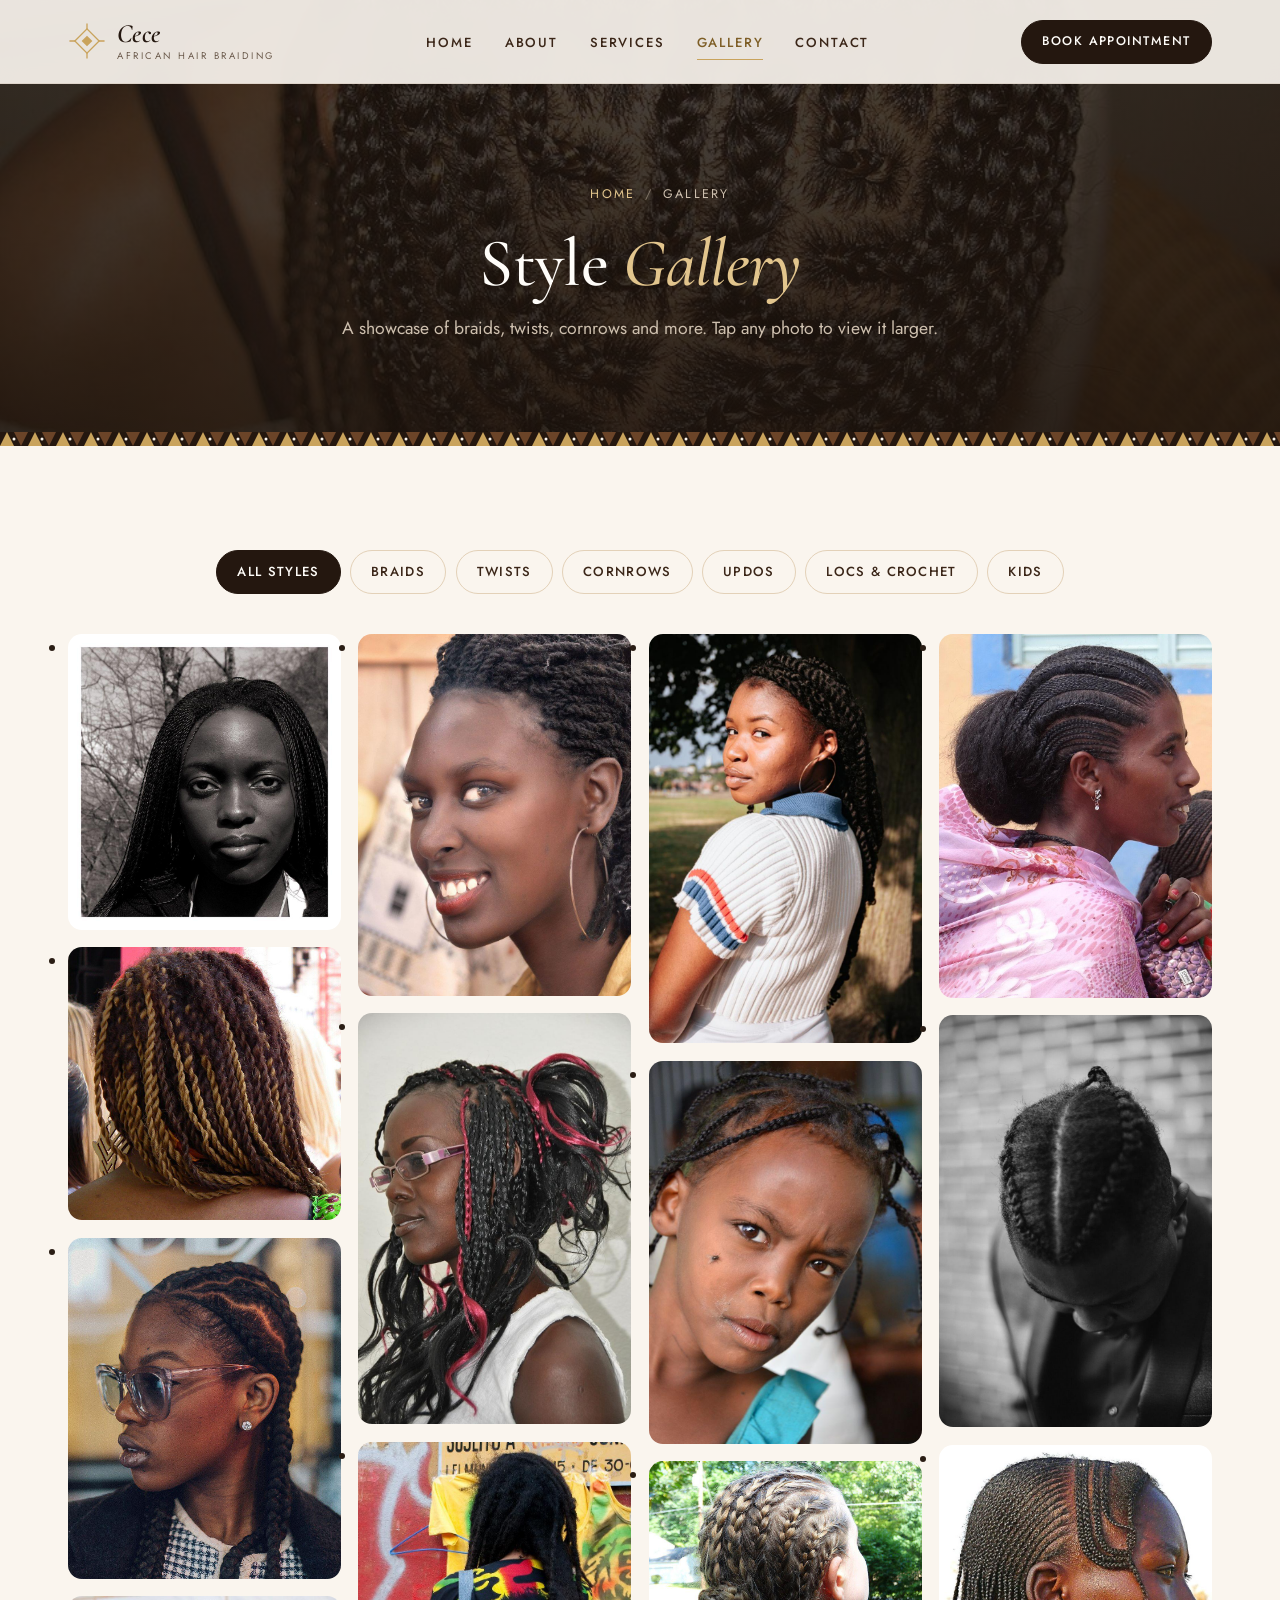
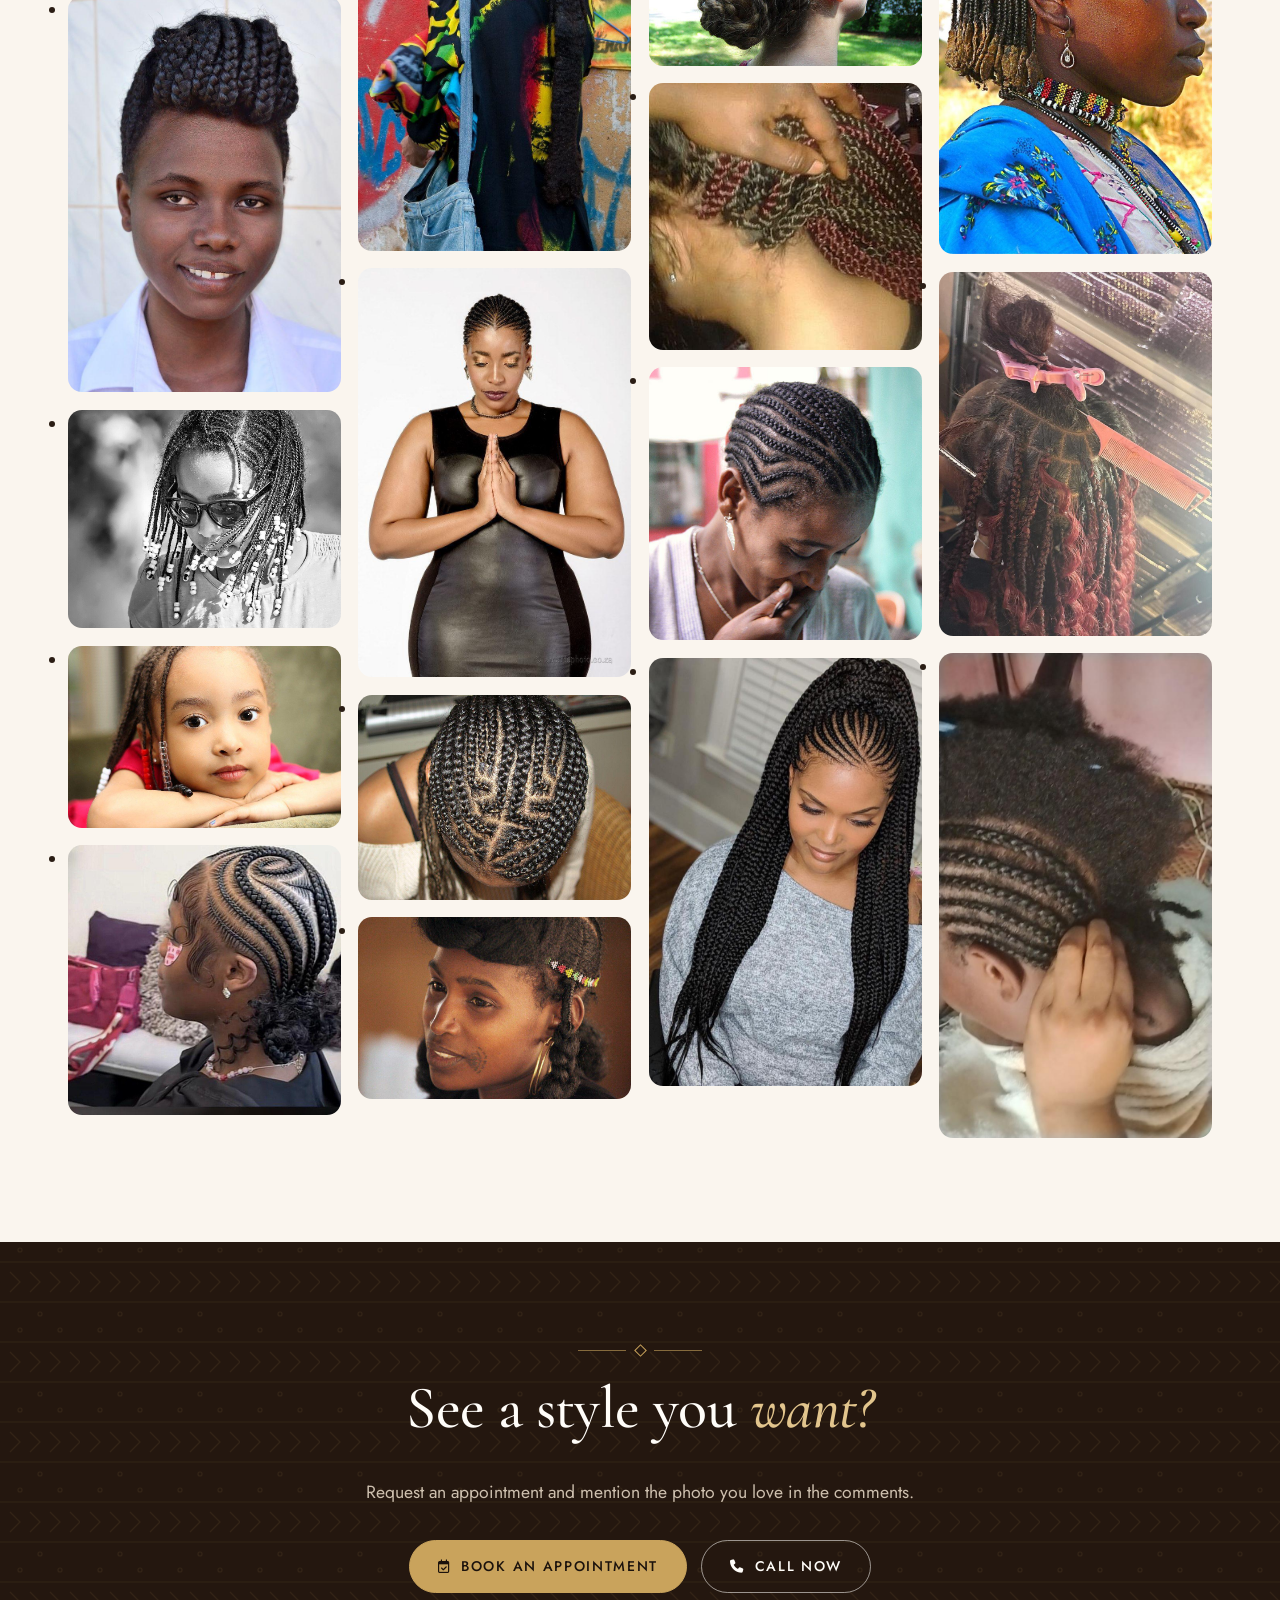
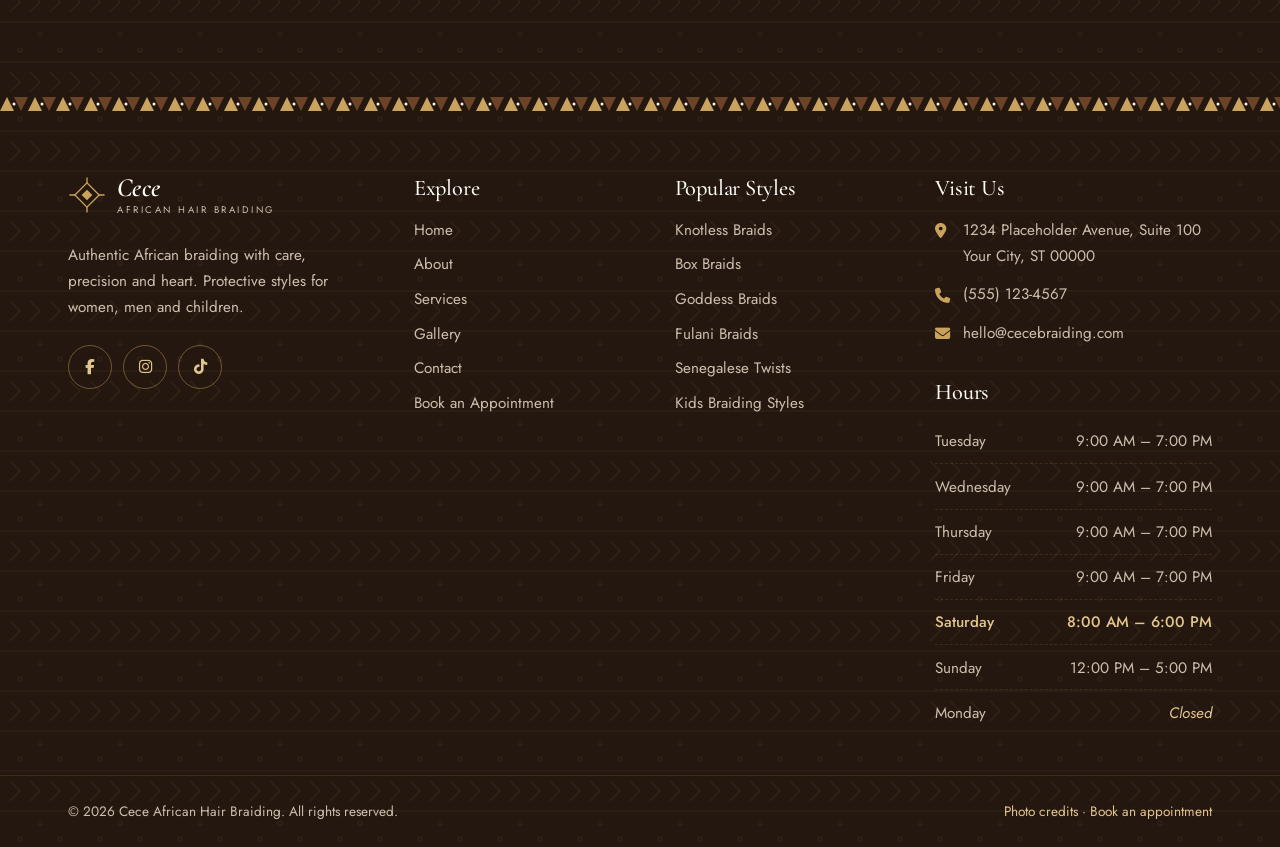
<file: gallery.html>
<!DOCTYPE html>
<html lang="en">
<head>
  <meta charset="UTF-8">
  <meta name="viewport" content="width=device-width, initial-scale=1">
  <title>Hairstyle Gallery | Cece African Hair Braiding</title>
  <meta name="description" content="Browse our African braiding gallery: knotless and box braids, Senegalese and passion twists, cornrows, Ghana and Fulani braids, updos, faux locs and kids styles.">
  <meta name="theme-color" content="#24170f">
  <!-- Open Graph (social sharing). Add og:url and og:image with full https:// URLs once the site has a domain. -->
  <meta property="og:type" content="website">
  <meta property="og:site_name" content="Cece African Hair Braiding">
  <meta property="og:title" content="Hairstyle Gallery | Cece African Hair Braiding">
  <meta property="og:description" content="Browse our African braiding gallery: knotless and box braids, Senegalese and passion twists, cornrows, Ghana and Fulani braids, updos, faux locs and kids styles.">
  <link rel="icon" href="assets/icons/favicon.svg" type="image/svg+xml">

  <!-- Fonts: Cormorant Garamond (headings) + Jost (body) -->
  <link rel="preconnect" href="https://fonts.googleapis.com">
  <link rel="preconnect" href="https://fonts.gstatic.com" crossorigin>
  <link href="https://fonts.googleapis.com/css2?family=Cormorant+Garamond:ital,wght@0,500;0,600;1,500;1,600&family=Jost:wght@400;500&display=swap" rel="stylesheet">
  <!-- Icons: Font Awesome 6 -->
  <link rel="stylesheet" href="https://cdnjs.cloudflare.com/ajax/libs/font-awesome/6.5.1/css/all.min.css" crossorigin="anonymous" referrerpolicy="no-referrer">

  <link rel="stylesheet" href="css/style.css">
</head>
<body>
  <a class="skip-link" href="#main">Skip to main content</a>

  <!-- ===== HEADER ===== -->
  <header class="site-header">
    <div class="container">
      <a class="brand" href="index.html" aria-label="Cece African Hair Braiding — home">
        <svg class="brand__mark" viewBox="0 0 40 40" aria-hidden="true" focusable="false"><g fill="none" stroke="currentColor" stroke-width="1.4"><rect x="11" y="11" width="18" height="18" transform="rotate(45 20 20)"/><path d="M20 1.5v6M20 32.5v6M1.5 20h6M32.5 20h6"/></g><rect x="16" y="16" width="8" height="8" transform="rotate(45 20 20)" fill="currentColor"/></svg>
        <span class="brand__text"><span class="brand__name">Cece</span><span class="brand__tag">African Hair Braiding</span></span>
      </a>
      <nav class="nav" aria-label="Main">
        <ul class="nav__list"><li><a class="nav__link" href="index.html">Home</a></li><li><a class="nav__link" href="about.html">About</a></li><li><a class="nav__link" href="services.html">Services</a></li><li><a class="nav__link" href="gallery.html" aria-current="page">Gallery</a></li><li><a class="nav__link" href="contact.html">Contact</a></li></ul>
      </nav>
      <div class="header-actions">
        <a class="btn btn--sm header-cta" href="appointment.html">Book Appointment</a>
        <button class="nav-toggle" type="button" aria-expanded="false" aria-controls="mobile-menu" aria-label="Open menu">
          <span class="nav-toggle__bars" aria-hidden="true"><span></span><span></span><span></span></span>
        </button>
      </div>
    </div>
  </header>

  <!-- Mobile menu (shown below 1100px) -->
  <div class="mobile-menu" id="mobile-menu">
    <nav aria-label="Mobile">
      <ul class="mobile-menu__list"><li><a href="index.html">Home</a></li><li><a href="about.html">About</a></li><li><a href="services.html">Services</a></li><li><a href="gallery.html" aria-current="page">Gallery</a></li><li><a href="contact.html">Contact</a></li><li><a href="appointment.html">Appointments</a></li></ul>
    </nav>
    <div class="mobile-menu__actions">
      <a class="btn btn--gold btn--block" href="appointment.html"><i class="fa-regular fa-calendar-check" aria-hidden="true"></i> Book an Appointment</a>
      <a class="btn btn--outline-light btn--block" href="tel:+15551234567"><i class="fa-solid fa-phone" aria-hidden="true"></i> Call (555) 123-4567</a>
    </div>
    <p class="mobile-menu__meta">Tue–Fri 9am–7pm · Sat 8am–6pm · Sun 12–5pm<br>1234 Placeholder Avenue, Suite 100, Your City, ST 00000</p>
  </div>

  <main id="main" tabindex="-1">

    <section class="page-hero">
      <div class="page-hero__bg" aria-hidden="true"><img src="assets/images/gallery/cornrow-pattern.jpg" alt="" width="960" height="720" fetchpriority="high"></div>
      <div class="container">
        <ol class="breadcrumb" aria-label="Breadcrumb"><li><a href="index.html">Home</a></li><li aria-current="page">Gallery</li></ol>
        <h1>Style <em>Gallery</em></h1>
        <p>A showcase of braids, twists, cornrows and more. Tap any photo to view it larger.</p>
      </div>
    </section>
    <div class="pattern-band" aria-hidden="true"></div>

    <section class="section" aria-labelledby="gallery-title">
      <div class="container">
        <h2 class="visually-hidden" id="gallery-title">Hairstyle photos</h2>
        <!-- HOW TO UPDATE: put new photos in assets/images/gallery/ and copy one <li class="gallery__item"> block.
             data-category must be one of: braids, twists, cornrows, updos, locs, kids -->
        <div class="filters" role="group" aria-label="Filter photos by style"><button class="filter-btn" type="button" data-filter="all" aria-pressed="true">All Styles</button><button class="filter-btn" type="button" data-filter="braids" aria-pressed="false">Braids</button><button class="filter-btn" type="button" data-filter="twists" aria-pressed="false">Twists</button><button class="filter-btn" type="button" data-filter="cornrows" aria-pressed="false">Cornrows</button><button class="filter-btn" type="button" data-filter="updos" aria-pressed="false">Updos</button><button class="filter-btn" type="button" data-filter="locs" aria-pressed="false">Locs & Crochet</button><button class="filter-btn" type="button" data-filter="kids" aria-pressed="false">Kids</button></div>
        <p class="visually-hidden" id="filter-status" aria-live="polite"></p>
        <ul class="gallery" data-gallery role="list">
          <li class="gallery__item" data-category="braids">
            <button class="gallery__btn" type="button" data-title="Knotless Braids" data-category-label="Braids" data-full="assets/images/services/knotless-braids.jpg" aria-label="View larger: Knotless Braids">
              <img src="assets/images/services/knotless-braids.jpg" alt="Woman with long, sleek knotless braids framing her face" width="944" height="1024" loading="lazy" decoding="async">
              <span class="gallery__caption" aria-hidden="true">Knotless Braids <i class="fa-solid fa-expand"></i></span>
            </button>
          </li>
          <li class="gallery__item" data-category="twists">
            <button class="gallery__btn" type="button" data-title="Senegalese Twists" data-category-label="Twists" data-full="assets/images/services/senegalese-twists.jpg" aria-label="View larger: Senegalese Twists">
              <img src="assets/images/services/senegalese-twists.jpg" alt="Back view of long two-tone Senegalese twists in dark brown and honey blonde" width="960" height="960" loading="lazy" decoding="async">
              <span class="gallery__caption" aria-hidden="true">Senegalese Twists <i class="fa-solid fa-expand"></i></span>
            </button>
          </li>
          <li class="gallery__item" data-category="cornrows">
            <button class="gallery__btn" type="button" data-title="Straight-Back Cornrows" data-category-label="Cornrows" data-full="assets/images/services/cornrows.jpg" aria-label="View larger: Straight-Back Cornrows">
              <img src="assets/images/services/cornrows.jpg" alt="Woman with neat straight-back cornrows and clear-framed glasses" width="960" height="1200" loading="lazy" decoding="async">
              <span class="gallery__caption" aria-hidden="true">Straight-Back Cornrows <i class="fa-solid fa-expand"></i></span>
            </button>
          </li>
          <li class="gallery__item" data-category="updos">
            <button class="gallery__btn" type="button" data-title="Braided High Updo" data-category-label="Updos" data-full="assets/images/gallery/braided-updo.jpg" aria-label="View larger: Braided High Updo">
              <img src="assets/images/gallery/braided-updo.jpg" alt="Woman smiling with box braids styled into a high updo" width="705" height="1024" loading="lazy" decoding="async">
              <span class="gallery__caption" aria-hidden="true">Braided High Updo <i class="fa-solid fa-expand"></i></span>
            </button>
          </li>
          <li class="gallery__item" data-category="braids">
            <button class="gallery__btn" type="button" data-title="Box Braids with Beads" data-category-label="Braids" data-full="assets/images/services/box-braids.jpg" aria-label="View larger: Box Braids with Beads">
              <img src="assets/images/services/box-braids.jpg" alt="Black-and-white portrait of a woman wearing box braids finished with white beads" width="960" height="768" loading="lazy" decoding="async">
              <span class="gallery__caption" aria-hidden="true">Box Braids with Beads <i class="fa-solid fa-expand"></i></span>
            </button>
          </li>
          <li class="gallery__item" data-category="kids">
            <button class="gallery__btn" type="button" data-title="Kids Beaded Braids" data-category-label="Kids" data-full="assets/images/services/kids-braids.jpg" aria-label="View larger: Kids Beaded Braids">
              <img src="assets/images/services/kids-braids.jpg" alt="Young girl with neat beaded braids resting her chin on her hands" width="1024" height="683" loading="lazy" decoding="async">
              <span class="gallery__caption" aria-hidden="true">Kids Beaded Braids <i class="fa-solid fa-expand"></i></span>
            </button>
          </li>
          <li class="gallery__item" data-category="cornrows">
            <button class="gallery__btn" type="button" data-title="Curved Ghana Braids" data-category-label="Cornrows" data-full="assets/images/services/ghana-braids.jpg" aria-label="View larger: Curved Ghana Braids">
              <img src="assets/images/services/ghana-braids.jpg" alt="Side view of curved Ghana braids sweeping into a low bun" width="960" height="951" loading="lazy" decoding="async">
              <span class="gallery__caption" aria-hidden="true">Curved Ghana Braids <i class="fa-solid fa-expand"></i></span>
            </button>
          </li>
          <li class="gallery__item" data-category="twists">
            <button class="gallery__btn" type="button" data-title="Passion Twists" data-category-label="Twists" data-full="assets/images/services/passion-twists.jpg" aria-label="View larger: Passion Twists">
              <img src="assets/images/services/passion-twists.jpg" alt="Smiling woman with soft shoulder-length twists and gold hoop earrings" width="772" height="1024" loading="lazy" decoding="async">
              <span class="gallery__caption" aria-hidden="true">Passion Twists <i class="fa-solid fa-expand"></i></span>
            </button>
          </li>
          <li class="gallery__item" data-category="braids">
            <button class="gallery__btn" type="button" data-title="Goddess Braids" data-category-label="Braids" data-full="assets/images/services/goddess-braids.jpg" aria-label="View larger: Goddess Braids">
              <img src="assets/images/services/goddess-braids.jpg" alt="Woman wearing long braids accented with burgundy and loose curly strands" width="797" height="1200" loading="lazy" decoding="async">
              <span class="gallery__caption" aria-hidden="true">Goddess Braids <i class="fa-solid fa-expand"></i></span>
            </button>
          </li>
          <li class="gallery__item" data-category="locs">
            <button class="gallery__btn" type="button" data-title="Waist-Length Locs" data-category-label="Locs & Crochet" data-full="assets/images/services/faux-locs.jpg" aria-label="View larger: Waist-Length Locs">
              <img src="assets/images/services/faux-locs.jpg" alt="Back view of very long locs falling below the waist" width="683" height="1024" loading="lazy" decoding="async">
              <span class="gallery__caption" aria-hidden="true">Waist-Length Locs <i class="fa-solid fa-expand"></i></span>
            </button>
          </li>
          <li class="gallery__item" data-category="updos">
            <button class="gallery__btn" type="button" data-title="Cornrow Updo" data-category-label="Updos" data-full="assets/images/gallery/cornrow-updo.jpg" aria-label="View larger: Cornrow Updo">
              <img src="assets/images/gallery/cornrow-updo.jpg" alt="Woman in a black dress wearing cornrows swept into an elegant updo" width="683" height="1024" loading="lazy" decoding="async">
              <span class="gallery__caption" aria-hidden="true">Cornrow Updo <i class="fa-solid fa-expand"></i></span>
            </button>
          </li>
          <li class="gallery__item" data-category="cornrows">
            <button class="gallery__btn" type="button" data-title="Patterned Cornrows" data-category-label="Cornrows" data-full="assets/images/gallery/cornrow-pattern.jpg" aria-label="View larger: Patterned Cornrows">
              <img src="assets/images/gallery/cornrow-pattern.jpg" alt="Close-up of intricate patterned cornrows from above" width="960" height="720" loading="lazy" decoding="async">
              <span class="gallery__caption" aria-hidden="true">Patterned Cornrows <i class="fa-solid fa-expand"></i></span>
            </button>
          </li>
          <li class="gallery__item" data-category="braids">
            <button class="gallery__btn" type="button" data-title="Fulani Braids" data-category-label="Braids" data-full="assets/images/services/fulani-braids.jpg" aria-label="View larger: Fulani Braids">
              <img src="assets/images/services/fulani-braids.jpg" alt="Fulani woman from Niger wearing traditional braids adorned with beads" width="960" height="640" loading="lazy" decoding="async">
              <span class="gallery__caption" aria-hidden="true">Fulani Braids <i class="fa-solid fa-expand"></i></span>
            </button>
          </li>
          <li class="gallery__item" data-category="twists">
            <button class="gallery__btn" type="button" data-title="Long Twists" data-category-label="Twists" data-full="assets/images/site/hero-braids-portrait.jpg" aria-label="View larger: Long Twists">
              <img src="assets/images/site/hero-braids-portrait.jpg" alt="Woman with long twists looking over her shoulder outdoors" width="800" height="1200" loading="lazy" decoding="async">
              <span class="gallery__caption" aria-hidden="true">Long Twists <i class="fa-solid fa-expand"></i></span>
            </button>
          </li>
          <li class="gallery__item" data-category="kids">
            <button class="gallery__btn" type="button" data-title="Kids Braids with Beads" data-category-label="Kids" data-full="assets/images/gallery/kids-braids-beads.jpg" aria-label="View larger: Kids Braids with Beads">
              <img src="assets/images/gallery/kids-braids-beads.jpg" alt="Young girl with braids and colourful beads looking at the camera" width="730" height="1024" loading="lazy" decoding="async">
              <span class="gallery__caption" aria-hidden="true">Kids Braids with Beads <i class="fa-solid fa-expand"></i></span>
            </button>
          </li>
          <li class="gallery__item" data-category="updos">
            <button class="gallery__btn" type="button" data-title="Cornrows into a Braided Bun" data-category-label="Updos" data-full="assets/images/gallery/cornrows-bun.jpg" aria-label="View larger: Cornrows into a Braided Bun">
              <img src="assets/images/gallery/cornrows-bun.jpg" alt="Back view of cornrows gathered into a braided bun" width="960" height="720" loading="lazy" decoding="async">
              <span class="gallery__caption" aria-hidden="true">Cornrows into a Braided Bun <i class="fa-solid fa-expand"></i></span>
            </button>
          </li>
          <li class="gallery__item" data-category="locs">
            <button class="gallery__btn" type="button" data-title="Crochet Twists" data-category-label="Locs & Crochet" data-full="assets/images/services/crochet-braids.jpg" aria-label="View larger: Crochet Twists">
              <img src="assets/images/services/crochet-braids.jpg" alt="Stylist installing crochet twists onto a braided cornrow base" width="450" height="440" loading="lazy" decoding="async">
              <span class="gallery__caption" aria-hidden="true">Crochet Twists <i class="fa-solid fa-expand"></i></span>
            </button>
          </li>
          <li class="gallery__item" data-category="cornrows">
            <button class="gallery__btn" type="button" data-title="Fine Patterned Braids" data-category-label="Cornrows" data-full="assets/images/gallery/fine-braids.jpg" aria-label="View larger: Fine Patterned Braids">
              <img src="assets/images/gallery/fine-braids.jpg" alt="Woman with fine braids in a curved pattern along her hairline" width="960" height="962" loading="lazy" decoding="async">
              <span class="gallery__caption" aria-hidden="true">Fine Patterned Braids <i class="fa-solid fa-expand"></i></span>
            </button>
          </li>
          <li class="gallery__item" data-category="braids">
            <button class="gallery__btn" type="button" data-title="Feed-In Braids" data-category-label="Braids" data-full="assets/images/services/feed-in-braids.jpg" aria-label="View larger: Feed-In Braids">
              <img src="assets/images/services/feed-in-braids.jpg" alt="Woman with long feed-in braids sweeping back from her hairline" width="765" height="1200" loading="lazy" decoding="async">
              <span class="gallery__caption" aria-hidden="true">Feed-In Braids <i class="fa-solid fa-expand"></i></span>
            </button>
          </li>
          <li class="gallery__item" data-category="updos">
            <button class="gallery__btn" type="button" data-title="Cornrows with Low Bun" data-category-label="Updos" data-full="assets/images/gallery/braided-heritage-2.jpg" aria-label="View larger: Cornrows with Low Bun">
              <img src="assets/images/gallery/braided-heritage-2.jpg" alt="Smiling woman with cornrows leading into a full low bun" width="900" height="1200" loading="lazy" decoding="async">
              <span class="gallery__caption" aria-hidden="true">Cornrows with Low Bun <i class="fa-solid fa-expand"></i></span>
            </button>
          </li>
          <li class="gallery__item" data-category="cornrows">
            <button class="gallery__btn" type="button" data-title="Men&#x27;s Cornrows" data-category-label="Cornrows" data-full="assets/images/gallery/cornrows-mono.jpg" aria-label="View larger: Men&#x27;s Cornrows">
              <img src="assets/images/gallery/cornrows-mono.jpg" alt="Black-and-white photo of a man wearing two bold cornrows" width="794" height="1200" loading="lazy" decoding="async">
              <span class="gallery__caption" aria-hidden="true">Men&#x27;s Cornrows <i class="fa-solid fa-expand"></i></span>
            </button>
          </li>
          <li class="gallery__item" data-category="braids">
            <button class="gallery__btn" type="button" data-title="Braided Fringe Style" data-category-label="Braids" data-full="assets/images/gallery/braided-heritage-1.jpg" aria-label="View larger: Braided Fringe Style">
              <img src="assets/images/gallery/braided-heritage-1.jpg" alt="Woman wearing fine braids with a beaded fringe and colourful necklaces" width="800" height="1200" loading="lazy" decoding="async">
              <span class="gallery__caption" aria-hidden="true">Braided Fringe Style <i class="fa-solid fa-expand"></i></span>
            </button>
          </li>
          <li class="gallery__item" data-category="braids">
            <button class="gallery__btn" type="button" data-title="Knotless Braids in Progress" data-category-label="Braids" data-full="assets/images/gallery/knotless-in-progress.jpg" aria-label="View larger: Knotless Braids in Progress">
              <img src="assets/images/gallery/knotless-in-progress.jpg" alt="Knotless braids being installed, viewed from behind" width="900" height="1200" loading="lazy" decoding="async">
              <span class="gallery__caption" aria-hidden="true">Knotless Braids in Progress <i class="fa-solid fa-expand"></i></span>
            </button>
          </li>
          <li class="gallery__item" data-category="cornrows">
            <button class="gallery__btn" type="button" data-title="Cornrows in Progress" data-category-label="Cornrows" data-full="assets/images/gallery/stitch-braids-closeup.jpg" aria-label="View larger: Cornrows in Progress">
              <img src="assets/images/gallery/stitch-braids-closeup.jpg" alt="Stylist&#x27;s hands finishing a section of cornrows" width="675" height="1200" loading="lazy" decoding="async">
              <span class="gallery__caption" aria-hidden="true">Cornrows in Progress <i class="fa-solid fa-expand"></i></span>
            </button>
          </li>
        </ul>
      </div>
    </section>

    <section class="section cta texture-dark on-dark">
      <div class="container cta__inner reveal">
        <div class="ornament" aria-hidden="true"><span></span></div>
        <h2 class="section-title">See a style you <em>want?</em></h2>
        <p>Request an appointment and mention the photo you love in the comments.</p>
        <div class="btn-row">
          <a class="btn btn--gold" href="appointment.html"><i class="fa-regular fa-calendar-check" aria-hidden="true"></i> Book an Appointment</a>
          <a class="btn btn--outline-light" href="tel:+15551234567"><i class="fa-solid fa-phone" aria-hidden="true"></i> Call Now</a>
        </div>
      </div>
    </section>

  </main>

  <!-- ===== LIGHTBOX ===== -->
  <div class="lightbox" id="lightbox" role="dialog" aria-modal="true" aria-label="Photo viewer" hidden>
    <div class="lightbox__top">
      <span class="lightbox__count" aria-live="polite"></span>
      <button class="lightbox__btn" type="button" data-lb-close aria-label="Close photo viewer"><i class="fa-solid fa-xmark" aria-hidden="true"></i></button>
    </div>
    <div class="lightbox__stage">
      <img class="lightbox__img" alt="">
      <button class="lightbox__btn lightbox__nav lightbox__nav--prev" type="button" data-lb-prev aria-label="Previous photo"><i class="fa-solid fa-chevron-left" aria-hidden="true"></i></button>
      <button class="lightbox__btn lightbox__nav lightbox__nav--next" type="button" data-lb-next aria-label="Next photo"><i class="fa-solid fa-chevron-right" aria-hidden="true"></i></button>
    </div>
    <div class="lightbox__bottom">
      <span class="lightbox__cat"></span>
      <p class="lightbox__title"></p>
    </div>
  </div>

  <!-- ===== FOOTER ===== -->
  <footer class="site-footer">
    <div class="pattern-band" aria-hidden="true"></div>
    <div class="texture-dark">
      <div class="footer-main">
        <div class="container footer-grid">
          <div>
            <a class="brand" href="index.html" aria-label="Cece African Hair Braiding — home">
              <svg class="brand__mark" viewBox="0 0 40 40" aria-hidden="true" focusable="false"><g fill="none" stroke="currentColor" stroke-width="1.4"><rect x="11" y="11" width="18" height="18" transform="rotate(45 20 20)"/><path d="M20 1.5v6M20 32.5v6M1.5 20h6M32.5 20h6"/></g><rect x="16" y="16" width="8" height="8" transform="rotate(45 20 20)" fill="currentColor"/></svg>
              <span class="brand__text"><span class="brand__name">Cece</span><span class="brand__tag">African Hair Braiding</span></span>
            </a>
            <p class="footer-about">Authentic African braiding with care, precision and heart. Protective styles for women, men and children.</p>
            <ul class="socials "><li><a href="https://www.facebook.com/" target="_blank" rel="noopener" aria-label="Cece African Hair Braiding on Facebook (opens in a new tab)"><i class="fa-brands fa-facebook-f" aria-hidden="true"></i></a></li><li><a href="https://www.instagram.com/" target="_blank" rel="noopener" aria-label="Cece African Hair Braiding on Instagram (opens in a new tab)"><i class="fa-brands fa-instagram" aria-hidden="true"></i></a></li><li><a href="https://www.tiktok.com/" target="_blank" rel="noopener" aria-label="Cece African Hair Braiding on TikTok (opens in a new tab)"><i class="fa-brands fa-tiktok" aria-hidden="true"></i></a></li></ul>
          </div>
          <div>
            <h2 class="footer-title">Explore</h2>
            <ul class="footer-links"><li><a href="index.html">Home</a></li><li><a href="about.html">About</a></li><li><a href="services.html">Services</a></li><li><a href="gallery.html">Gallery</a></li><li><a href="contact.html">Contact</a></li><li><a href="appointment.html">Book an Appointment</a></li></ul>
          </div>
          <div>
            <h2 class="footer-title">Popular Styles</h2>
            <ul class="footer-links"><li><a href="services.html#knotless-braids">Knotless Braids</a></li><li><a href="services.html#box-braids">Box Braids</a></li><li><a href="services.html#goddess-braids">Goddess Braids</a></li><li><a href="services.html#fulani-braids">Fulani Braids</a></li><li><a href="services.html#senegalese-twists">Senegalese Twists</a></li><li><a href="services.html#kids-braids">Kids Braiding Styles</a></li></ul>
          </div>
          <div>
            <h2 class="footer-title">Visit Us</h2>
            <ul class="footer-contact">
              <li><i class="fa-solid fa-location-dot" aria-hidden="true"></i><span>1234 Placeholder Avenue, Suite 100<br>Your City, ST 00000</span></li>
              <li><i class="fa-solid fa-phone" aria-hidden="true"></i><a href="tel:+15551234567">(555) 123-4567</a></li>
              <li><i class="fa-solid fa-envelope" aria-hidden="true"></i><a href="mailto:hello@cecebraiding.com">hello@cecebraiding.com</a></li>
            </ul>
            <h2 class="footer-title mt-2">Hours</h2>
            <ul class="hours"><li data-day="2"><span>Tuesday</span><span>9:00 AM – 7:00 PM</span></li><li data-day="3"><span>Wednesday</span><span>9:00 AM – 7:00 PM</span></li><li data-day="4"><span>Thursday</span><span>9:00 AM – 7:00 PM</span></li><li data-day="5"><span>Friday</span><span>9:00 AM – 7:00 PM</span></li><li data-day="6"><span>Saturday</span><span>8:00 AM – 6:00 PM</span></li><li data-day="0"><span>Sunday</span><span>12:00 PM – 5:00 PM</span></li><li data-day="1"><span>Monday</span><span class="closed">Closed</span></li></ul>
          </div>
        </div>
      </div>
      <div class="footer-bottom">
        <div class="container">
          <p>&copy; <span data-year>2026</span> Cece African Hair Braiding. All rights reserved.</p>
          <p><a href="credits.html">Photo credits</a> · <a href="appointment.html">Book an appointment</a></p>
        </div>
      </div>
    </div>
  </footer>

  <button class="back-to-top" type="button" aria-label="Back to top"><i class="fa-solid fa-arrow-up" aria-hidden="true"></i></button>

  <script src="js/script.js" defer></script>
</body>
</html>
</file>
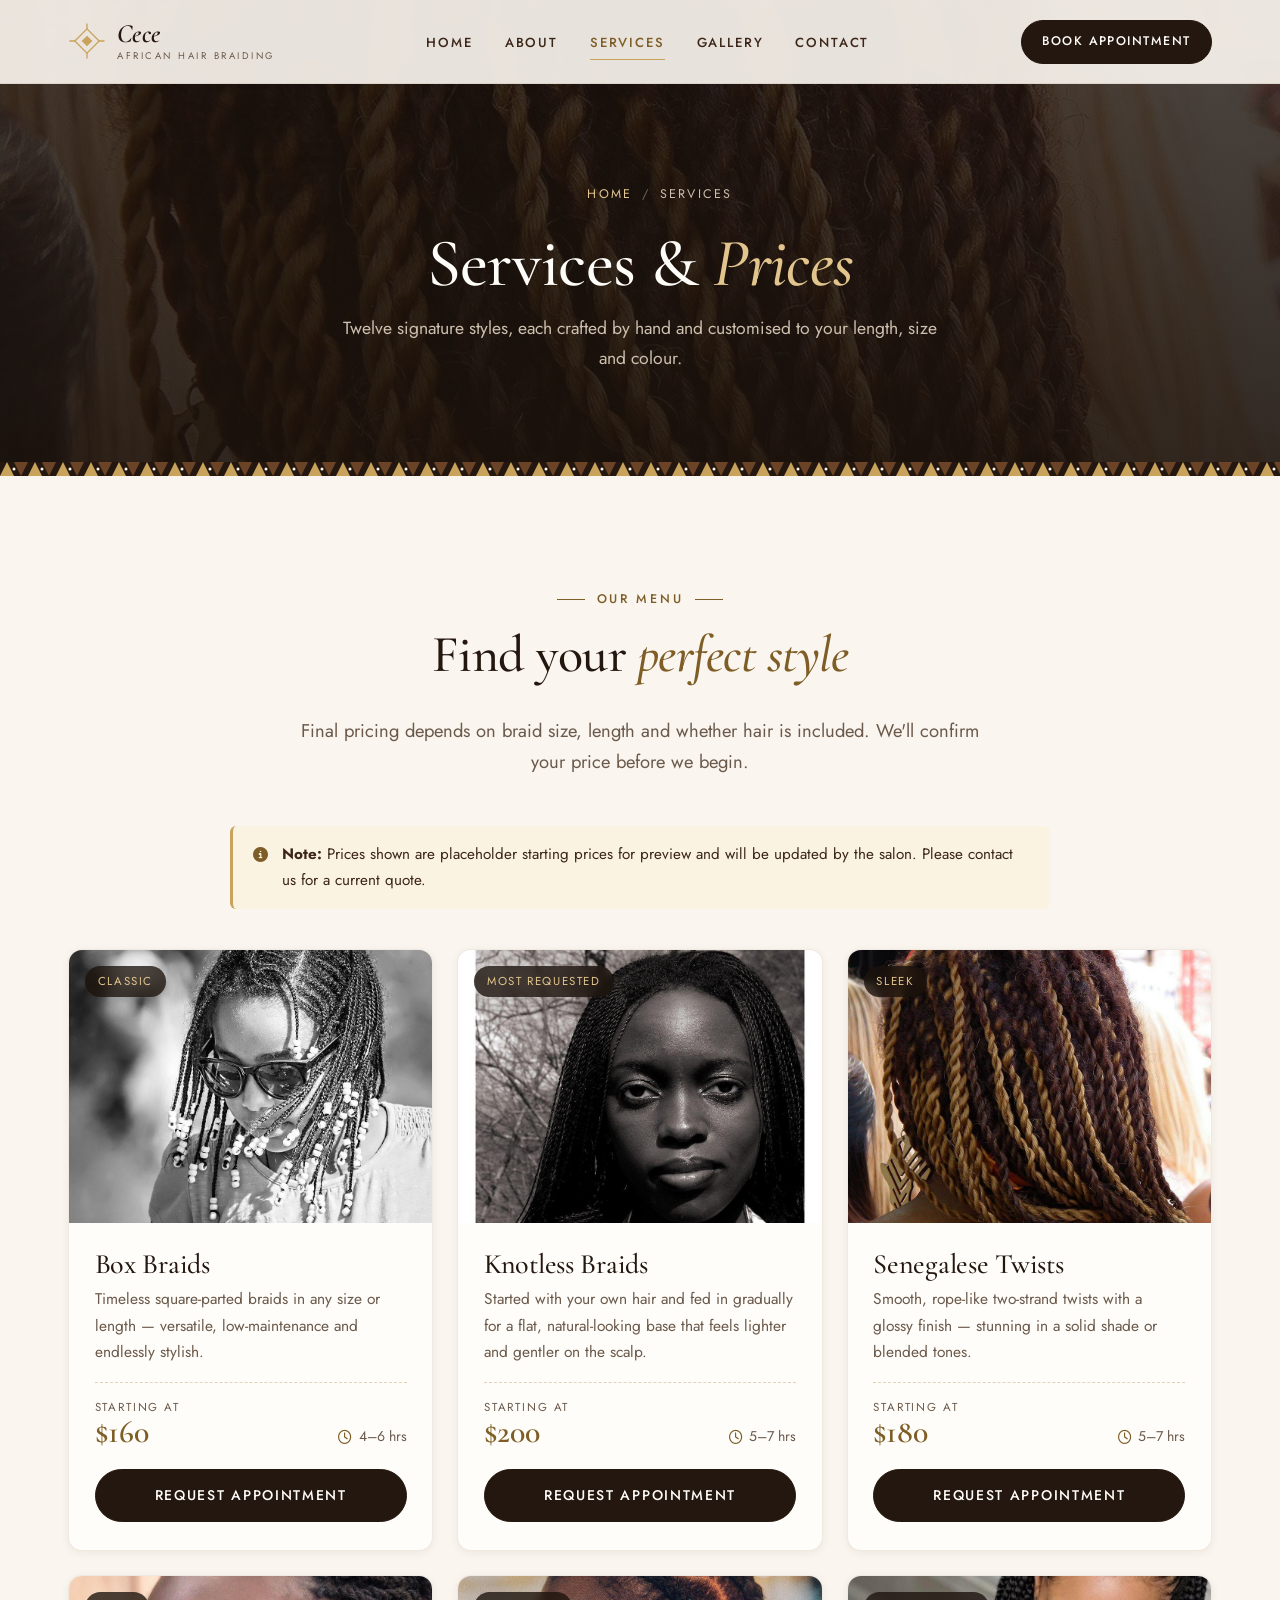
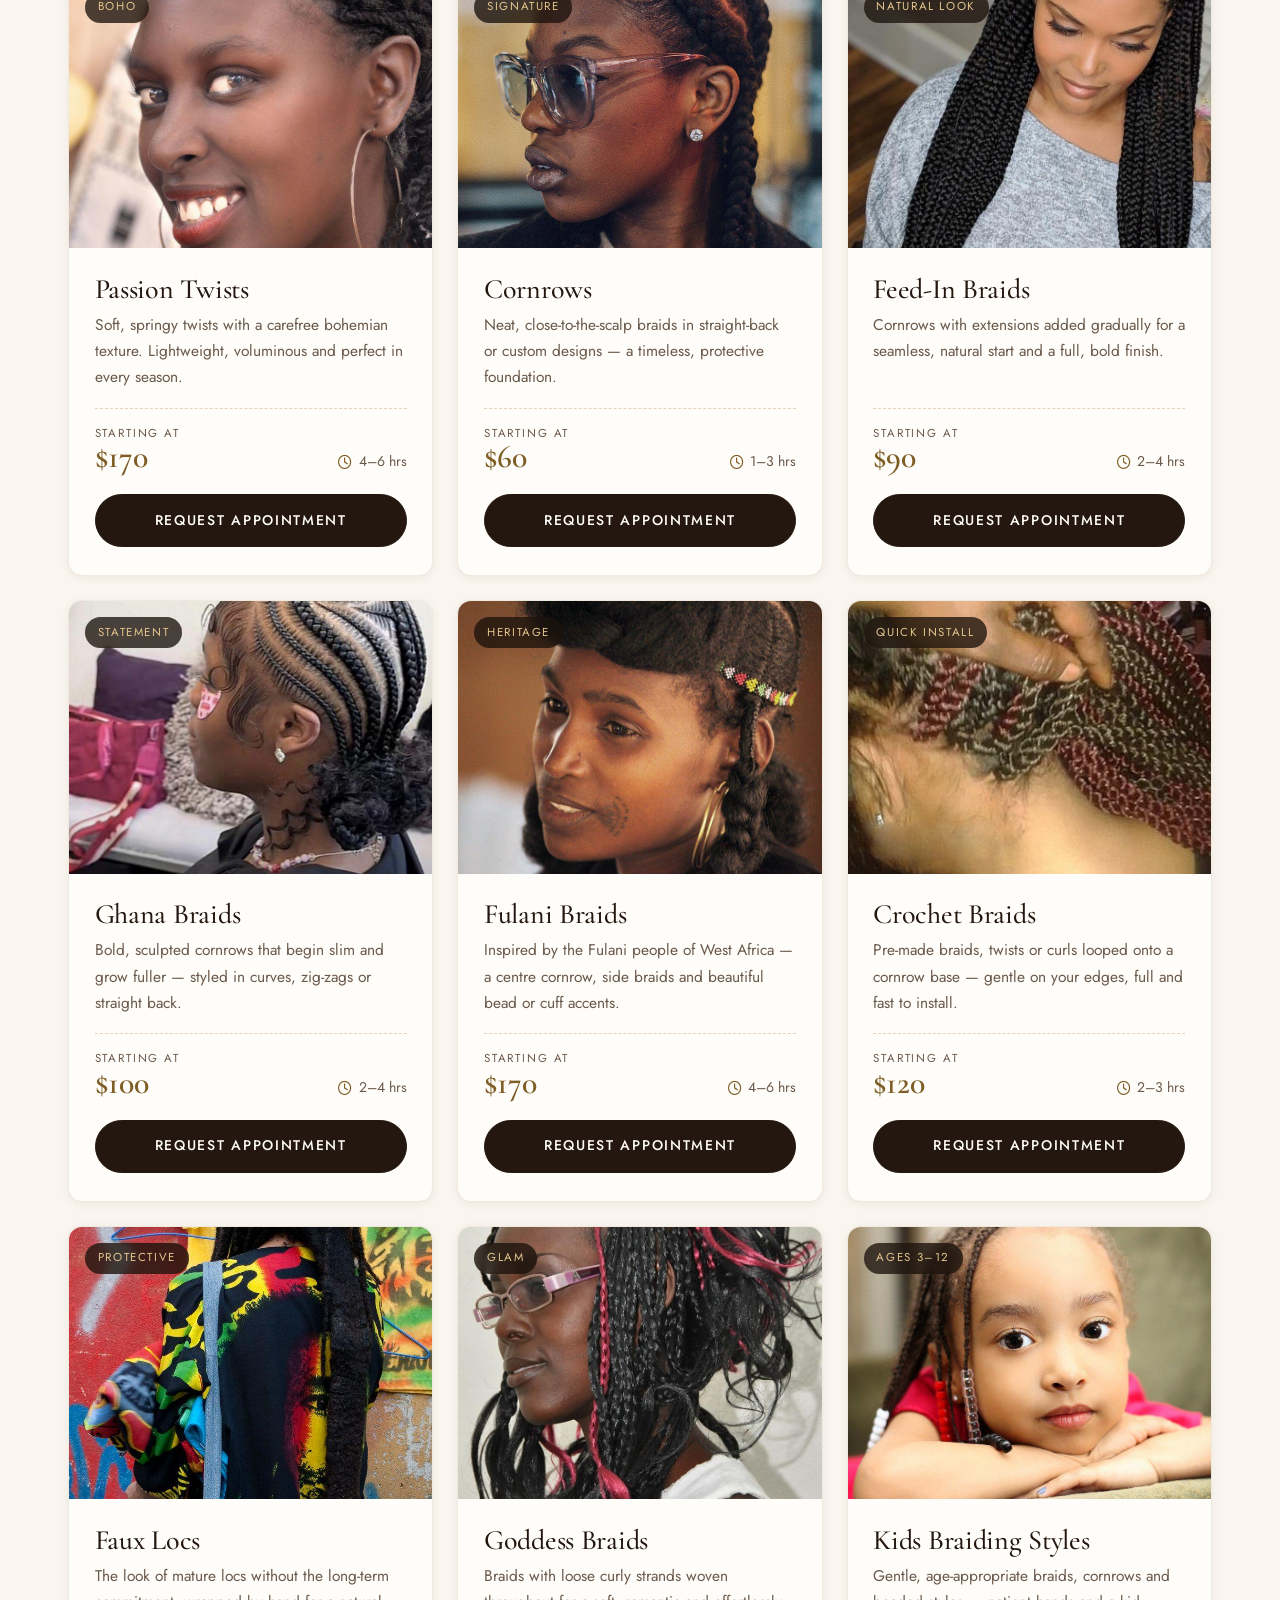
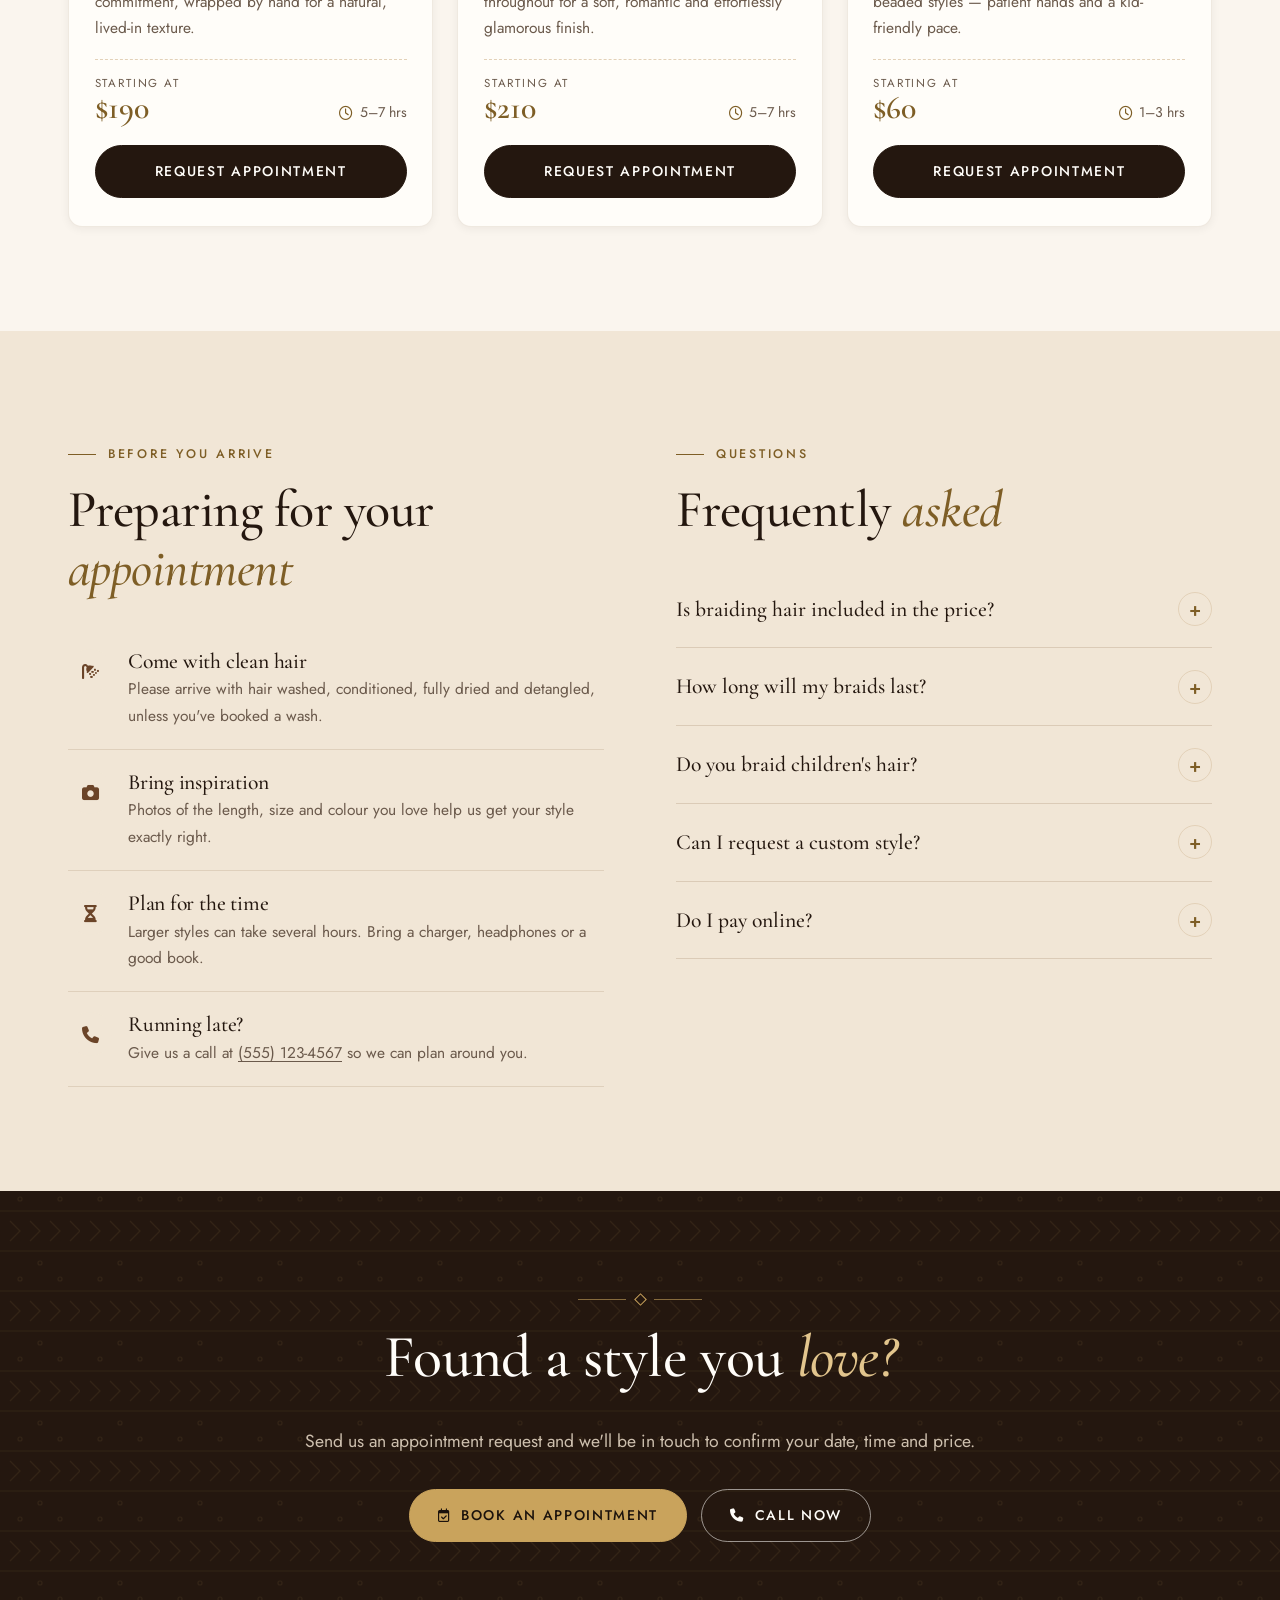
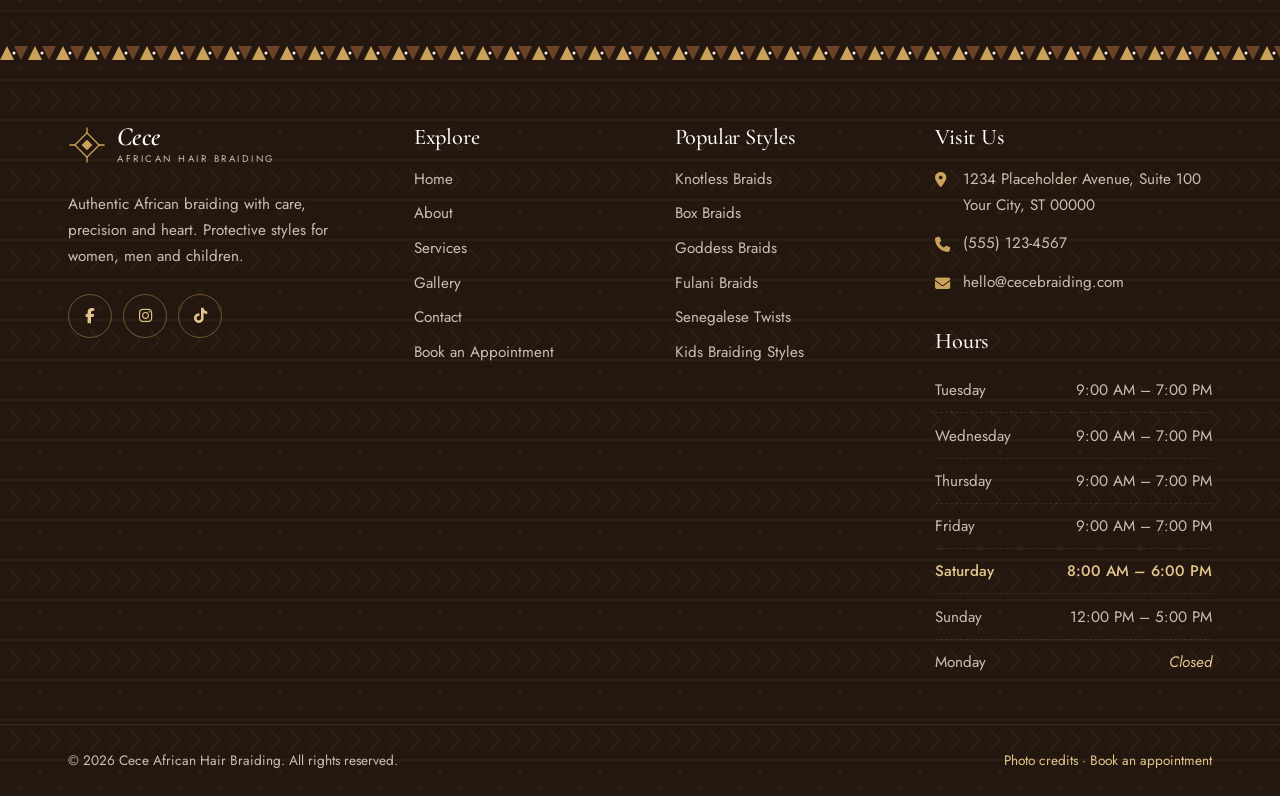
<file: services.html>
<!DOCTYPE html>
<html lang="en">
<head>
  <meta charset="UTF-8">
  <meta name="viewport" content="width=device-width, initial-scale=1">
  <title>Services & Prices | Cece African Hair Braiding</title>
  <meta name="description" content="Explore our braiding services and starting prices: box braids, knotless braids, Senegalese and passion twists, cornrows, feed-in, Ghana and Fulani braids, crochet, faux locs, goddess braids and kids styles.">
  <meta name="theme-color" content="#24170f">
  <!-- Open Graph (social sharing). Add og:url and og:image with full https:// URLs once the site has a domain. -->
  <meta property="og:type" content="website">
  <meta property="og:site_name" content="Cece African Hair Braiding">
  <meta property="og:title" content="Services & Prices | Cece African Hair Braiding">
  <meta property="og:description" content="Explore our braiding services and starting prices: box braids, knotless braids, Senegalese and passion twists, cornrows, feed-in, Ghana and Fulani braids, crochet, faux locs, goddess braids and kids styles.">
  <link rel="icon" href="assets/icons/favicon.svg" type="image/svg+xml">

  <!-- Fonts: Cormorant Garamond (headings) + Jost (body) -->
  <link rel="preconnect" href="https://fonts.googleapis.com">
  <link rel="preconnect" href="https://fonts.gstatic.com" crossorigin>
  <link href="https://fonts.googleapis.com/css2?family=Cormorant+Garamond:ital,wght@0,500;0,600;1,500;1,600&family=Jost:wght@400;500&display=swap" rel="stylesheet">
  <!-- Icons: Font Awesome 6 -->
  <link rel="stylesheet" href="https://cdnjs.cloudflare.com/ajax/libs/font-awesome/6.5.1/css/all.min.css" crossorigin="anonymous" referrerpolicy="no-referrer">

  <link rel="stylesheet" href="css/style.css">
</head>
<body>
  <a class="skip-link" href="#main">Skip to main content</a>

  <!-- ===== HEADER ===== -->
  <header class="site-header">
    <div class="container">
      <a class="brand" href="index.html" aria-label="Cece African Hair Braiding — home">
        <svg class="brand__mark" viewBox="0 0 40 40" aria-hidden="true" focusable="false"><g fill="none" stroke="currentColor" stroke-width="1.4"><rect x="11" y="11" width="18" height="18" transform="rotate(45 20 20)"/><path d="M20 1.5v6M20 32.5v6M1.5 20h6M32.5 20h6"/></g><rect x="16" y="16" width="8" height="8" transform="rotate(45 20 20)" fill="currentColor"/></svg>
        <span class="brand__text"><span class="brand__name">Cece</span><span class="brand__tag">African Hair Braiding</span></span>
      </a>
      <nav class="nav" aria-label="Main">
        <ul class="nav__list"><li><a class="nav__link" href="index.html">Home</a></li><li><a class="nav__link" href="about.html">About</a></li><li><a class="nav__link" href="services.html" aria-current="page">Services</a></li><li><a class="nav__link" href="gallery.html">Gallery</a></li><li><a class="nav__link" href="contact.html">Contact</a></li></ul>
      </nav>
      <div class="header-actions">
        <a class="btn btn--sm header-cta" href="appointment.html">Book Appointment</a>
        <button class="nav-toggle" type="button" aria-expanded="false" aria-controls="mobile-menu" aria-label="Open menu">
          <span class="nav-toggle__bars" aria-hidden="true"><span></span><span></span><span></span></span>
        </button>
      </div>
    </div>
  </header>

  <!-- Mobile menu (shown below 1100px) -->
  <div class="mobile-menu" id="mobile-menu">
    <nav aria-label="Mobile">
      <ul class="mobile-menu__list"><li><a href="index.html">Home</a></li><li><a href="about.html">About</a></li><li><a href="services.html" aria-current="page">Services</a></li><li><a href="gallery.html">Gallery</a></li><li><a href="contact.html">Contact</a></li><li><a href="appointment.html">Appointments</a></li></ul>
    </nav>
    <div class="mobile-menu__actions">
      <a class="btn btn--gold btn--block" href="appointment.html"><i class="fa-regular fa-calendar-check" aria-hidden="true"></i> Book an Appointment</a>
      <a class="btn btn--outline-light btn--block" href="tel:+15551234567"><i class="fa-solid fa-phone" aria-hidden="true"></i> Call (555) 123-4567</a>
    </div>
    <p class="mobile-menu__meta">Tue–Fri 9am–7pm · Sat 8am–6pm · Sun 12–5pm<br>1234 Placeholder Avenue, Suite 100, Your City, ST 00000</p>
  </div>

  <main id="main" tabindex="-1">

    <section class="page-hero">
      <div class="page-hero__bg" aria-hidden="true"><img src="assets/images/services/senegalese-twists.jpg" alt="" width="960" height="960" fetchpriority="high"></div>
      <div class="container">
        <ol class="breadcrumb" aria-label="Breadcrumb"><li><a href="index.html">Home</a></li><li aria-current="page">Services</li></ol>
        <h1>Services &amp; <em>Prices</em></h1>
        <p>Twelve signature styles, each crafted by hand and customised to your length, size and colour.</p>
      </div>
    </section>
    <div class="pattern-band" aria-hidden="true"></div>

    <section class="section" aria-labelledby="menu-title">
      <div class="container">
        <div class="section-head reveal">
          <p class="eyebrow">Our Menu</p>
          <h2 class="section-title" id="menu-title">Find your <em>perfect style</em></h2>
          <p class="lead">Final pricing depends on braid size, length and whether hair is included. We'll confirm your price before we begin.</p>
        </div>
        <!-- PLACEHOLDER PRICES: update the amounts below (search for data-placeholder-price),
             then delete this notice. -->
        <div class="notice reveal" role="note">
          <i class="fa-solid fa-circle-info" aria-hidden="true"></i>
          <p><strong>Note:</strong> Prices shown are placeholder starting prices for preview and will be updated by the salon. Please contact us for a current quote.</p>
        </div>
        <div class="grid grid--3">
          <article class="service-card reveal" id="box-braids" style="--delay:0.0s">
            <div class="service-card__media">
              <img src="assets/images/services/box-braids.jpg" alt="Black-and-white portrait of a woman wearing box braids finished with white beads" width="960" height="768" loading="lazy" decoding="async">
              <span class="service-card__tag">Classic</span>
            </div>
            <div class="service-card__body">
              <h3>Box Braids</h3>
              <p>Timeless square-parted braids in any size or length — versatile, low-maintenance and endlessly stylish.</p>
              <div class="service-card__meta">
                <div class="price"><span class="price__label">Starting at</span><span class="price__amount" data-placeholder-price>$160</span></div>
                <span class="duration"><i class="fa-regular fa-clock" aria-hidden="true"></i> 4–6 hrs</span>
              </div>
              <a class="btn btn--block" href="appointment.html?style=box-braids" aria-label="Request an appointment for Box Braids">Request Appointment</a>
            </div>
          </article>
          <article class="service-card reveal" id="knotless-braids" style="--delay:0.1s">
            <div class="service-card__media">
              <img src="assets/images/services/knotless-braids.jpg" alt="Woman with long, sleek knotless braids framing her face" width="944" height="1024" loading="lazy" decoding="async">
              <span class="service-card__tag">Most Requested</span>
            </div>
            <div class="service-card__body">
              <h3>Knotless Braids</h3>
              <p>Started with your own hair and fed in gradually for a flat, natural-looking base that feels lighter and gentler on the scalp.</p>
              <div class="service-card__meta">
                <div class="price"><span class="price__label">Starting at</span><span class="price__amount" data-placeholder-price>$200</span></div>
                <span class="duration"><i class="fa-regular fa-clock" aria-hidden="true"></i> 5–7 hrs</span>
              </div>
              <a class="btn btn--block" href="appointment.html?style=knotless-braids" aria-label="Request an appointment for Knotless Braids">Request Appointment</a>
            </div>
          </article>
          <article class="service-card reveal" id="senegalese-twists" style="--delay:0.2s">
            <div class="service-card__media">
              <img src="assets/images/services/senegalese-twists.jpg" alt="Back view of long two-tone Senegalese twists in dark brown and honey blonde" width="960" height="960" loading="lazy" decoding="async">
              <span class="service-card__tag">Sleek</span>
            </div>
            <div class="service-card__body">
              <h3>Senegalese Twists</h3>
              <p>Smooth, rope-like two-strand twists with a glossy finish — stunning in a solid shade or blended tones.</p>
              <div class="service-card__meta">
                <div class="price"><span class="price__label">Starting at</span><span class="price__amount" data-placeholder-price>$180</span></div>
                <span class="duration"><i class="fa-regular fa-clock" aria-hidden="true"></i> 5–7 hrs</span>
              </div>
              <a class="btn btn--block" href="appointment.html?style=senegalese-twists" aria-label="Request an appointment for Senegalese Twists">Request Appointment</a>
            </div>
          </article>
          <article class="service-card reveal" id="passion-twists" style="--delay:0.0s">
            <div class="service-card__media">
              <img src="assets/images/services/passion-twists.jpg" alt="Smiling woman with soft shoulder-length twists and gold hoop earrings" width="772" height="1024" loading="lazy" decoding="async">
              <span class="service-card__tag">Boho</span>
            </div>
            <div class="service-card__body">
              <h3>Passion Twists</h3>
              <p>Soft, springy twists with a carefree bohemian texture. Lightweight, voluminous and perfect in every season.</p>
              <div class="service-card__meta">
                <div class="price"><span class="price__label">Starting at</span><span class="price__amount" data-placeholder-price>$170</span></div>
                <span class="duration"><i class="fa-regular fa-clock" aria-hidden="true"></i> 4–6 hrs</span>
              </div>
              <a class="btn btn--block" href="appointment.html?style=passion-twists" aria-label="Request an appointment for Passion Twists">Request Appointment</a>
            </div>
          </article>
          <article class="service-card reveal" id="cornrows" style="--delay:0.1s">
            <div class="service-card__media">
              <img src="assets/images/services/cornrows.jpg" alt="Woman with neat straight-back cornrows and clear-framed glasses" width="960" height="1200" loading="lazy" decoding="async">
              <span class="service-card__tag">Signature</span>
            </div>
            <div class="service-card__body">
              <h3>Cornrows</h3>
              <p>Neat, close-to-the-scalp braids in straight-back or custom designs — a timeless, protective foundation.</p>
              <div class="service-card__meta">
                <div class="price"><span class="price__label">Starting at</span><span class="price__amount" data-placeholder-price>$60</span></div>
                <span class="duration"><i class="fa-regular fa-clock" aria-hidden="true"></i> 1–3 hrs</span>
              </div>
              <a class="btn btn--block" href="appointment.html?style=cornrows" aria-label="Request an appointment for Cornrows">Request Appointment</a>
            </div>
          </article>
          <article class="service-card reveal" id="feed-in-braids" style="--delay:0.2s">
            <div class="service-card__media">
              <img src="assets/images/services/feed-in-braids.jpg" alt="Woman with long feed-in braids sweeping back from her hairline" width="765" height="1200" loading="lazy" decoding="async">
              <span class="service-card__tag">Natural Look</span>
            </div>
            <div class="service-card__body">
              <h3>Feed-In Braids</h3>
              <p>Cornrows with extensions added gradually for a seamless, natural start and a full, bold finish.</p>
              <div class="service-card__meta">
                <div class="price"><span class="price__label">Starting at</span><span class="price__amount" data-placeholder-price>$90</span></div>
                <span class="duration"><i class="fa-regular fa-clock" aria-hidden="true"></i> 2–4 hrs</span>
              </div>
              <a class="btn btn--block" href="appointment.html?style=feed-in-braids" aria-label="Request an appointment for Feed-In Braids">Request Appointment</a>
            </div>
          </article>
          <article class="service-card reveal" id="ghana-braids" style="--delay:0.0s">
            <div class="service-card__media">
              <img src="assets/images/services/ghana-braids.jpg" alt="Side view of curved Ghana braids sweeping into a low bun" width="960" height="951" loading="lazy" decoding="async">
              <span class="service-card__tag">Statement</span>
            </div>
            <div class="service-card__body">
              <h3>Ghana Braids</h3>
              <p>Bold, sculpted cornrows that begin slim and grow fuller — styled in curves, zig-zags or straight back.</p>
              <div class="service-card__meta">
                <div class="price"><span class="price__label">Starting at</span><span class="price__amount" data-placeholder-price>$100</span></div>
                <span class="duration"><i class="fa-regular fa-clock" aria-hidden="true"></i> 2–4 hrs</span>
              </div>
              <a class="btn btn--block" href="appointment.html?style=ghana-braids" aria-label="Request an appointment for Ghana Braids">Request Appointment</a>
            </div>
          </article>
          <article class="service-card reveal" id="fulani-braids" style="--delay:0.1s">
            <div class="service-card__media">
              <img src="assets/images/services/fulani-braids.jpg" alt="Fulani woman from Niger wearing traditional braids adorned with beads" width="960" height="640" loading="lazy" decoding="async">
              <span class="service-card__tag">Heritage</span>
            </div>
            <div class="service-card__body">
              <h3>Fulani Braids</h3>
              <p>Inspired by the Fulani people of West Africa — a centre cornrow, side braids and beautiful bead or cuff accents.</p>
              <div class="service-card__meta">
                <div class="price"><span class="price__label">Starting at</span><span class="price__amount" data-placeholder-price>$170</span></div>
                <span class="duration"><i class="fa-regular fa-clock" aria-hidden="true"></i> 4–6 hrs</span>
              </div>
              <a class="btn btn--block" href="appointment.html?style=fulani-braids" aria-label="Request an appointment for Fulani Braids">Request Appointment</a>
            </div>
          </article>
          <article class="service-card reveal" id="crochet-braids" style="--delay:0.2s">
            <div class="service-card__media">
              <img src="assets/images/services/crochet-braids.jpg" alt="Stylist installing crochet twists onto a braided cornrow base" width="450" height="440" loading="lazy" decoding="async">
              <span class="service-card__tag">Quick Install</span>
            </div>
            <div class="service-card__body">
              <h3>Crochet Braids</h3>
              <p>Pre-made braids, twists or curls looped onto a cornrow base — gentle on your edges, full and fast to install.</p>
              <div class="service-card__meta">
                <div class="price"><span class="price__label">Starting at</span><span class="price__amount" data-placeholder-price>$120</span></div>
                <span class="duration"><i class="fa-regular fa-clock" aria-hidden="true"></i> 2–3 hrs</span>
              </div>
              <a class="btn btn--block" href="appointment.html?style=crochet-braids" aria-label="Request an appointment for Crochet Braids">Request Appointment</a>
            </div>
          </article>
          <article class="service-card reveal" id="faux-locs" style="--delay:0.0s">
            <div class="service-card__media">
              <img src="assets/images/services/faux-locs.jpg" alt="Back view of very long locs falling below the waist" width="683" height="1024" loading="lazy" decoding="async">
              <span class="service-card__tag">Protective</span>
            </div>
            <div class="service-card__body">
              <h3>Faux Locs</h3>
              <p>The look of mature locs without the long-term commitment, wrapped by hand for a natural, lived-in texture.</p>
              <div class="service-card__meta">
                <div class="price"><span class="price__label">Starting at</span><span class="price__amount" data-placeholder-price>$190</span></div>
                <span class="duration"><i class="fa-regular fa-clock" aria-hidden="true"></i> 5–7 hrs</span>
              </div>
              <a class="btn btn--block" href="appointment.html?style=faux-locs" aria-label="Request an appointment for Faux Locs">Request Appointment</a>
            </div>
          </article>
          <article class="service-card reveal" id="goddess-braids" style="--delay:0.1s">
            <div class="service-card__media">
              <img src="assets/images/services/goddess-braids.jpg" alt="Woman wearing long braids accented with burgundy and loose curly strands" width="797" height="1200" loading="lazy" decoding="async">
              <span class="service-card__tag">Glam</span>
            </div>
            <div class="service-card__body">
              <h3>Goddess Braids</h3>
              <p>Braids with loose curly strands woven throughout for a soft, romantic and effortlessly glamorous finish.</p>
              <div class="service-card__meta">
                <div class="price"><span class="price__label">Starting at</span><span class="price__amount" data-placeholder-price>$210</span></div>
                <span class="duration"><i class="fa-regular fa-clock" aria-hidden="true"></i> 5–7 hrs</span>
              </div>
              <a class="btn btn--block" href="appointment.html?style=goddess-braids" aria-label="Request an appointment for Goddess Braids">Request Appointment</a>
            </div>
          </article>
          <article class="service-card reveal" id="kids-braids" style="--delay:0.2s">
            <div class="service-card__media">
              <img src="assets/images/services/kids-braids.jpg" alt="Young girl with neat beaded braids resting her chin on her hands" width="1024" height="683" loading="lazy" decoding="async">
              <span class="service-card__tag">Ages 3–12</span>
            </div>
            <div class="service-card__body">
              <h3>Kids Braiding Styles</h3>
              <p>Gentle, age-appropriate braids, cornrows and beaded styles — patient hands and a kid-friendly pace.</p>
              <div class="service-card__meta">
                <div class="price"><span class="price__label">Starting at</span><span class="price__amount" data-placeholder-price>$60</span></div>
                <span class="duration"><i class="fa-regular fa-clock" aria-hidden="true"></i> 1–3 hrs</span>
              </div>
              <a class="btn btn--block" href="appointment.html?style=kids-braids" aria-label="Request an appointment for Kids Braiding Styles">Request Appointment</a>
            </div>
          </article>
        </div>
      </div>
    </section>

    <!-- ===== PREP + FAQ ===== -->
    <section class="section section--sand" aria-labelledby="prep-title">
      <div class="container split" style="align-items:start">
        <div class="reveal">
          <p class="eyebrow">Before You Arrive</p>
          <h2 class="section-title" id="prep-title">Preparing for your <em>appointment</em></h2>
          <div class="tip"><i class="fa-solid fa-shower" aria-hidden="true"></i><div><h3>Come with clean hair</h3><p>Please arrive with hair washed, conditioned, fully dried and detangled, unless you've booked a wash.</p></div></div>
          <div class="tip"><i class="fa-solid fa-camera" aria-hidden="true"></i><div><h3>Bring inspiration</h3><p>Photos of the length, size and colour you love help us get your style exactly right.</p></div></div>
          <div class="tip"><i class="fa-solid fa-hourglass-half" aria-hidden="true"></i><div><h3>Plan for the time</h3><p>Larger styles can take several hours. Bring a charger, headphones or a good book.</p></div></div>
          <div class="tip"><i class="fa-solid fa-phone" aria-hidden="true"></i><div><h3>Running late?</h3><p>Give us a call at <a href="tel:+15551234567">(555) 123-4567</a> so we can plan around you.</p></div></div>
        </div>
        <div class="reveal faq" style="--delay:.15s">
          <p class="eyebrow">Questions</p>
          <h2 class="section-title">Frequently <em>asked</em></h2>
          <details><summary>Is braiding hair included in the price?</summary><p>It depends on the style. When you request an appointment, let us know if you'd like us to provide the hair and we'll include it in your quote.</p></details>
          <details><summary>How long will my braids last?</summary><p>Most braided styles last 4–8 weeks with good care. We'll share aftercare tips so your style stays neat for as long as possible.</p></details>
          <details><summary>Do you braid children's hair?</summary><p>Yes! We love working with kids ages 3 and up. We keep sessions gentle and break longer styles into a comfortable pace.</p></details>
          <details><summary>Can I request a custom style?</summary><p>Absolutely. Choose "Not sure / consultation" on the appointment form and describe your idea in the comments.</p></details>
          <details><summary>Do I pay online?</summary><p>No. This website is for appointment requests only — we never ask for payment details online. Payment is handled at the salon.</p></details>
        </div>
      </div>
    </section>

    <section class="section cta texture-dark on-dark">
      <div class="container cta__inner reveal">
        <div class="ornament" aria-hidden="true"><span></span></div>
        <h2 class="section-title">Found a style you <em>love?</em></h2>
        <p>Send us an appointment request and we'll be in touch to confirm your date, time and price.</p>
        <div class="btn-row">
          <a class="btn btn--gold" href="appointment.html"><i class="fa-regular fa-calendar-check" aria-hidden="true"></i> Book an Appointment</a>
          <a class="btn btn--outline-light" href="tel:+15551234567"><i class="fa-solid fa-phone" aria-hidden="true"></i> Call Now</a>
        </div>
      </div>
    </section>

  </main>

  <!-- ===== FOOTER ===== -->
  <footer class="site-footer">
    <div class="pattern-band" aria-hidden="true"></div>
    <div class="texture-dark">
      <div class="footer-main">
        <div class="container footer-grid">
          <div>
            <a class="brand" href="index.html" aria-label="Cece African Hair Braiding — home">
              <svg class="brand__mark" viewBox="0 0 40 40" aria-hidden="true" focusable="false"><g fill="none" stroke="currentColor" stroke-width="1.4"><rect x="11" y="11" width="18" height="18" transform="rotate(45 20 20)"/><path d="M20 1.5v6M20 32.5v6M1.5 20h6M32.5 20h6"/></g><rect x="16" y="16" width="8" height="8" transform="rotate(45 20 20)" fill="currentColor"/></svg>
              <span class="brand__text"><span class="brand__name">Cece</span><span class="brand__tag">African Hair Braiding</span></span>
            </a>
            <p class="footer-about">Authentic African braiding with care, precision and heart. Protective styles for women, men and children.</p>
            <ul class="socials "><li><a href="https://www.facebook.com/" target="_blank" rel="noopener" aria-label="Cece African Hair Braiding on Facebook (opens in a new tab)"><i class="fa-brands fa-facebook-f" aria-hidden="true"></i></a></li><li><a href="https://www.instagram.com/" target="_blank" rel="noopener" aria-label="Cece African Hair Braiding on Instagram (opens in a new tab)"><i class="fa-brands fa-instagram" aria-hidden="true"></i></a></li><li><a href="https://www.tiktok.com/" target="_blank" rel="noopener" aria-label="Cece African Hair Braiding on TikTok (opens in a new tab)"><i class="fa-brands fa-tiktok" aria-hidden="true"></i></a></li></ul>
          </div>
          <div>
            <h2 class="footer-title">Explore</h2>
            <ul class="footer-links"><li><a href="index.html">Home</a></li><li><a href="about.html">About</a></li><li><a href="services.html">Services</a></li><li><a href="gallery.html">Gallery</a></li><li><a href="contact.html">Contact</a></li><li><a href="appointment.html">Book an Appointment</a></li></ul>
          </div>
          <div>
            <h2 class="footer-title">Popular Styles</h2>
            <ul class="footer-links"><li><a href="services.html#knotless-braids">Knotless Braids</a></li><li><a href="services.html#box-braids">Box Braids</a></li><li><a href="services.html#goddess-braids">Goddess Braids</a></li><li><a href="services.html#fulani-braids">Fulani Braids</a></li><li><a href="services.html#senegalese-twists">Senegalese Twists</a></li><li><a href="services.html#kids-braids">Kids Braiding Styles</a></li></ul>
          </div>
          <div>
            <h2 class="footer-title">Visit Us</h2>
            <ul class="footer-contact">
              <li><i class="fa-solid fa-location-dot" aria-hidden="true"></i><span>1234 Placeholder Avenue, Suite 100<br>Your City, ST 00000</span></li>
              <li><i class="fa-solid fa-phone" aria-hidden="true"></i><a href="tel:+15551234567">(555) 123-4567</a></li>
              <li><i class="fa-solid fa-envelope" aria-hidden="true"></i><a href="mailto:hello@cecebraiding.com">hello@cecebraiding.com</a></li>
            </ul>
            <h2 class="footer-title mt-2">Hours</h2>
            <ul class="hours"><li data-day="2"><span>Tuesday</span><span>9:00 AM – 7:00 PM</span></li><li data-day="3"><span>Wednesday</span><span>9:00 AM – 7:00 PM</span></li><li data-day="4"><span>Thursday</span><span>9:00 AM – 7:00 PM</span></li><li data-day="5"><span>Friday</span><span>9:00 AM – 7:00 PM</span></li><li data-day="6"><span>Saturday</span><span>8:00 AM – 6:00 PM</span></li><li data-day="0"><span>Sunday</span><span>12:00 PM – 5:00 PM</span></li><li data-day="1"><span>Monday</span><span class="closed">Closed</span></li></ul>
          </div>
        </div>
      </div>
      <div class="footer-bottom">
        <div class="container">
          <p>&copy; <span data-year>2026</span> Cece African Hair Braiding. All rights reserved.</p>
          <p><a href="credits.html">Photo credits</a> · <a href="appointment.html">Book an appointment</a></p>
        </div>
      </div>
    </div>
  </footer>

  <button class="back-to-top" type="button" aria-label="Back to top"><i class="fa-solid fa-arrow-up" aria-hidden="true"></i></button>

  <script src="js/script.js" defer></script>
</body>
</html>
</file>
<file: css/style.css>
/* ==========================================================================
   Cece African Hair Braiding — Main Stylesheet
   --------------------------------------------------------------------------
   Mobile-first. Sections:
   1.  Design tokens (colors, fonts, spacing)
   2.  Reset & base
   3.  Typography helpers
   4.  Layout helpers
   5.  Buttons
   6.  African pattern bands & textures
   7.  Header & navigation
   8.  Hero (home) & page hero (inner pages)
   9.  Sections: intro, features, cards, steps, testimonials, CTA
   10. Services page
   11. Gallery & lightbox
   12. Forms (appointment + contact)
   13. Contact page
   14. Footer
   15. Utilities: reveal animation, back-to-top, notes
   16. Media queries (tablet → desktop)
   ========================================================================== */

/* 1. DESIGN TOKENS ======================================================== */
:root {
  /* Brand palette — warm neutrals with gold accents */
  --ivory: #fffdf9;
  --cream: #faf5ee;
  --sand: #f1e6d6;
  --beige: #e3d1b8;
  --taupe: #a68a6d;
  --brown: #6b4428;
  --cocoa: #3b2618;
  --espresso: #24170f;
  --ink: #1b120c;
  --gold: #c9a35c;          /* decorative gold (icons, lines, on dark bg) */
  --gold-light: #e2c58d;
  --gold-text: #7e5e26;     /* gold for text on light bg (AA contrast) */

  --text: #2a1d14;
  --text-muted: #6b5a4c;
  --text-on-dark: #f6efe5;
  --text-on-dark-muted: #cdbfae;

  --success: #2f6b3a;
  --success-bg: #e8f2e7;
  --error: #a3322a;
  --error-bg: #fbeae7;
  --info: #7e5e26;
  --info-bg: #fbf3e2;

  /* Typography */
  --font-display: "Cormorant Garamond", "Times New Roman", Georgia, serif;
  --font-body: "Jost", "Segoe UI", system-ui, -apple-system, sans-serif;

  /* Spacing & shape */
  --container: 1200px;
  --gutter: 1.25rem;
  --section-y: 4.5rem;
  --radius-sm: 6px;
  --radius: 14px;
  --radius-lg: 28px;
  --arch: 999px 999px 18px 18px;   /* arch-top frame used on portraits */

  --shadow-sm: 0 2px 10px rgba(36, 23, 15, 0.06);
  --shadow: 0 14px 40px -12px rgba(36, 23, 15, 0.22);
  --shadow-lg: 0 30px 70px -20px rgba(36, 23, 15, 0.35);

  --ease: cubic-bezier(0.22, 0.61, 0.36, 1);
  --header-h: 72px;
}

/* 2. RESET & BASE ========================================================= */
*,
*::before,
*::after { box-sizing: border-box; }

html {
  scroll-behavior: smooth;
  scroll-padding-top: calc(var(--header-h) + 16px);
  -webkit-text-size-adjust: 100%;
}

body {
  margin: 0;
  font-family: var(--font-body);
  font-size: 1.0625rem;
  line-height: 1.7;
  font-weight: 400;
  color: var(--text);
  background: var(--cream);
  -webkit-font-smoothing: antialiased;
  overflow-x: hidden;
}

body.no-scroll { overflow: hidden; }

[hidden] { display: none !important; }

img { max-width: 100%; height: auto; display: block; }

a { color: inherit; text-decoration-thickness: 1px; text-underline-offset: 3px; }

button, input, select, textarea { font: inherit; color: inherit; }

h1, h2, h3, h4 {
  font-family: var(--font-display);
  font-weight: 500;
  line-height: 1.12;
  margin: 0 0 0.6em;
  color: var(--espresso);
  letter-spacing: -0.01em;
}

p { margin: 0 0 1.1em; }

ul { margin: 0; padding: 0; }

:focus-visible {
  outline: 2px solid var(--gold);
  outline-offset: 3px;
  border-radius: 4px;
}

::selection { background: var(--gold-light); color: var(--ink); }

/* Skip link for keyboard users */
.skip-link {
  position: absolute;
  left: 1rem;
  top: -100px;
  z-index: 1000;
  padding: 0.75rem 1.25rem;
  background: var(--espresso);
  color: var(--ivory);
  border-radius: var(--radius-sm);
  text-decoration: none;
  transition: top 0.2s;
}
.skip-link:focus { top: 1rem; }

.visually-hidden {
  position: absolute !important;
  width: 1px; height: 1px;
  padding: 0; margin: -1px;
  overflow: hidden; clip: rect(0 0 0 0);
  white-space: nowrap; border: 0;
}

/* 3. TYPOGRAPHY HELPERS =================================================== */
.eyebrow {
  display: inline-flex;
  align-items: center;
  gap: 0.75rem;
  font-family: var(--font-body);
  font-size: 0.78rem;
  font-weight: 500;
  letter-spacing: 0.22em;
  text-transform: uppercase;
  color: var(--gold-text);
  margin-bottom: 1rem;
}
.eyebrow::before {
  content: "";
  width: 28px;
  height: 1px;
  background: currentColor;
}
.on-dark .eyebrow,
.eyebrow--light { color: var(--gold); }

.section-title {
  font-size: clamp(2.1rem, 5vw, 3.25rem);
}
.section-title em,
.hero h1 em,
.page-hero h1 em {
  font-style: italic;
  color: var(--gold-text);
}
.on-dark .section-title em,
.hero h1 em,
.page-hero h1 em { color: var(--gold-light); }

.lead {
  font-size: 1.15rem;
  color: var(--text-muted);
  max-width: 62ch;
}
.on-dark .lead { color: var(--text-on-dark-muted); }

.section-head {
  max-width: 680px;
  margin: 0 auto 3rem;
  text-align: center;
}
.section-head .eyebrow::after {
  content: "";
  width: 28px;
  height: 1px;
  background: currentColor;
}
.section-head .lead { margin-inline: auto; }

.text-link {
  display: inline-flex;
  align-items: center;
  gap: 0.5rem;
  font-weight: 500;
  color: var(--brown);
  text-decoration: none;
  border-bottom: 1px solid var(--beige);
  padding-bottom: 2px;
  transition: gap 0.3s var(--ease), border-color 0.3s;
}
.text-link:hover { gap: 0.85rem; border-color: var(--gold); }

/* 4. LAYOUT HELPERS ======================================================= */
.container {
  width: 100%;
  max-width: var(--container);
  margin-inline: auto;
  padding-inline: var(--gutter);
}

.section { padding-block: var(--section-y); position: relative; }
.section--sand { background: var(--sand); }
.section--ivory { background: var(--ivory); }
.section--dark {
  background: var(--espresso);
  color: var(--text-on-dark);
}
.section--dark h2,
.section--dark h3 { color: var(--ivory); }

.grid { display: grid; gap: 1.5rem; }

.split {
  display: grid;
  gap: 2.5rem;
  align-items: center;
}

/* 5. BUTTONS ============================================================== */
.btn {
  --btn-bg: var(--espresso);
  --btn-fg: var(--ivory);
  --btn-border: var(--espresso);
  display: inline-flex;
  align-items: center;
  justify-content: center;
  gap: 0.6rem;
  min-height: 52px;
  padding: 0.85rem 1.75rem;
  border: 1px solid var(--btn-border);
  border-radius: 999px;
  background: var(--btn-bg);
  color: var(--btn-fg);
  font-family: var(--font-body);
  font-size: 0.875rem;
  font-weight: 500;
  letter-spacing: 0.12em;
  text-transform: uppercase;
  text-decoration: none;
  cursor: pointer;
  position: relative;
  overflow: hidden;
  isolation: isolate;
  transition: color 0.35s var(--ease), border-color 0.35s var(--ease),
    transform 0.35s var(--ease), box-shadow 0.35s var(--ease);
}
/* sweeping fill on hover */
.btn::before {
  content: "";
  position: absolute;
  inset: 0;
  z-index: -1;
  background: var(--btn-hover-bg, var(--gold));
  transform: scaleX(0);
  transform-origin: right;
  transition: transform 0.45s var(--ease);
}
.btn:hover::before,
.btn:focus-visible::before { transform: scaleX(1); transform-origin: left; }
.btn:hover,
.btn:focus-visible {
  color: var(--btn-hover-fg, var(--ink));
  border-color: var(--btn-hover-bg, var(--gold));
  transform: translateY(-2px);
  box-shadow: var(--shadow);
}
.btn:active { transform: translateY(0); }
.btn i { font-size: 0.95em; }

.btn--gold {
  --btn-bg: var(--gold);
  --btn-fg: var(--ink);
  --btn-border: var(--gold);
  --btn-hover-bg: var(--ivory);
  --btn-hover-fg: var(--ink);
}
.btn--outline {
  --btn-bg: transparent;
  --btn-fg: var(--espresso);
  --btn-border: var(--espresso);
  --btn-hover-bg: var(--espresso);
  --btn-hover-fg: var(--ivory);
}
.btn--outline-light {
  --btn-bg: transparent;
  --btn-fg: var(--ivory);
  --btn-border: rgba(255, 253, 249, 0.55);
  --btn-hover-bg: var(--ivory);
  --btn-hover-fg: var(--ink);
}
.btn--sm { min-height: 44px; padding: 0.6rem 1.25rem; font-size: 0.78rem; }
.btn--block { width: 100%; }
.btn[disabled] { opacity: 0.6; cursor: wait; transform: none; }

.btn-row { display: flex; flex-wrap: wrap; gap: 0.9rem; }

/* 6. AFRICAN PATTERN BANDS & TEXTURES ===================================== */
/* Kente/mud-cloth inspired triangle band — use as a divider */
.pattern-band {
  height: 14px;
  background-color: var(--espresso);
  background-image: url("data:image/svg+xml,%3Csvg xmlns='http://www.w3.org/2000/svg' width='28' height='14'%3E%3Cpath d='M0 14 7 0 14 14Z' fill='%23c9a35c'/%3E%3Cpath d='M14 0 21 14 28 0Z' fill='%236b4428'/%3E%3Ccircle cx='14' cy='7' r='1.5' fill='%23faf5ee'/%3E%3C/svg%3E");
  background-repeat: repeat-x;
  background-size: 28px 14px;
}
.pattern-band--thin { height: 8px; background-size: 16px 8px; }

/* Subtle mud-cloth texture for dark sections */
.texture-dark {
  background-color: var(--espresso);
  background-image:
    url("data:image/svg+xml,%3Csvg xmlns='http://www.w3.org/2000/svg' width='80' height='80' fill='none' stroke='%23c9a35c' stroke-opacity='.09' stroke-width='1.2'%3E%3Cpath d='M0 20h80M0 60h80'/%3E%3Cpath d='M10 30l10 10-10 10M30 30l10 10-10 10M50 30l10 10-10 10M70 30l10 10-10 10'/%3E%3Ccircle cx='20' cy='8' r='2'/%3E%3Ccircle cx='60' cy='8' r='2'/%3E%3Ccircle cx='40' cy='72' r='2'/%3E%3C/svg%3E");
}

/* Small diamond ornament used between headings */
.ornament {
  display: flex;
  align-items: center;
  justify-content: center;
  gap: 0.6rem;
  color: var(--gold);
  margin: 0 auto 1.25rem;
}
.ornament::before,
.ornament::after {
  content: "";
  width: 48px;
  height: 1px;
  background: currentColor;
  opacity: 0.6;
}
.ornament span {
  width: 9px; height: 9px;
  border: 1px solid currentColor;
  transform: rotate(45deg);
}

/* 7. HEADER & NAVIGATION ================================================== */
.site-header {
  position: fixed;
  inset: 0 0 auto 0;
  z-index: 100;
  height: var(--header-h);
  background: rgba(250, 245, 238, 0.92);
  backdrop-filter: blur(12px);
  -webkit-backdrop-filter: blur(12px);
  border-bottom: 1px solid rgba(166, 138, 109, 0.18);
  transition: background 0.4s var(--ease), box-shadow 0.4s var(--ease),
    border-color 0.4s var(--ease);
}
.site-header.is-scrolled { box-shadow: var(--shadow-sm); }

/* Transparent header over the dark home hero (until the page scrolls) */
.site-header--overlay:not(.is-scrolled),
.site-header.menu-open {
  background: transparent;
  border-color: transparent;
  backdrop-filter: none;
  -webkit-backdrop-filter: none;
  box-shadow: none;
}
.site-header.menu-open { background: var(--espresso); }
.site-header--overlay:not(.is-scrolled) .brand,
.site-header.menu-open .brand,
.site-header--overlay:not(.is-scrolled) .nav__link,
.site-header--overlay:not(.is-scrolled) .nav-toggle,
.site-header.menu-open .nav-toggle { color: var(--ivory); }
.site-header--overlay:not(.is-scrolled) .brand__tag,
.site-header.menu-open .brand__tag { color: var(--text-on-dark-muted); }
.site-header--overlay:not(.is-scrolled) .nav-toggle,
.site-header.menu-open .nav-toggle { border-color: rgba(255, 253, 249, 0.35); }
.site-header--overlay:not(.is-scrolled) .nav__link[aria-current="page"] { color: var(--gold-light); }
.site-header--overlay:not(.is-scrolled) .header-cta {
  --btn-bg: var(--gold); --btn-fg: var(--ink); --btn-border: var(--gold);
  --btn-hover-bg: var(--ivory);
}

.site-header .container {
  height: 100%;
  display: flex;
  align-items: center;
  justify-content: space-between;
  gap: 1rem;
}

/* Brand / logo */
.brand {
  display: inline-flex;
  align-items: center;
  gap: 0.7rem;
  text-decoration: none;
  color: var(--espresso);
}
.brand__mark { width: 38px; height: 38px; flex: none; color: var(--gold); }
.brand__text { display: flex; flex-direction: column; line-height: 1; }
.brand__name {
  font-family: var(--font-display);
  font-size: 1.65rem;
  font-weight: 600;
  font-style: italic;
  letter-spacing: 0.01em;
}
.brand__tag {
  font-size: 0.6rem;
  letter-spacing: 0.26em;
  text-transform: uppercase;
  margin-top: 0.3rem;
  color: var(--text-muted);
}

/* Desktop links (hidden on mobile) */
.nav { display: none; }
.nav__list { list-style: none; display: flex; gap: 2rem; }
.nav__link {
  position: relative;
  font-size: 0.82rem;
  font-weight: 500;
  letter-spacing: 0.14em;
  text-transform: uppercase;
  text-decoration: none;
  padding-block: 0.4rem;
  color: var(--cocoa);
  transition: color 0.3s;
}
.nav__link::after {
  content: "";
  position: absolute;
  left: 0; bottom: -2px;
  width: 100%; height: 1px;
  background: var(--gold);
  transform: scaleX(0);
  transform-origin: right;
  transition: transform 0.35s var(--ease);
}
.nav__link:hover::after,
.nav__link[aria-current="page"]::after { transform: scaleX(1); transform-origin: left; }
.nav__link[aria-current="page"] { color: var(--gold-text); }

.header-actions { display: flex; align-items: center; gap: 0.75rem; }
.header-cta { display: none; }

/* Hamburger */
.nav-toggle {
  width: 46px; height: 46px;
  display: inline-grid;
  place-items: center;
  border: 1px solid rgba(59, 38, 24, 0.2);
  border-radius: 50%;
  background: transparent;
  cursor: pointer;
  color: var(--espresso);
}
.nav-toggle__bars { position: relative; width: 20px; height: 14px; }
.nav-toggle__bars span {
  position: absolute; left: 0;
  width: 100%; height: 1.5px;
  background: currentColor;
  border-radius: 2px;
  transition: transform 0.35s var(--ease), opacity 0.2s, top 0.35s var(--ease);
}
.nav-toggle__bars span:nth-child(1) { top: 0; }
.nav-toggle__bars span:nth-child(2) { top: 6px; }
.nav-toggle__bars span:nth-child(3) { top: 12px; }
.nav-toggle[aria-expanded="true"] .nav-toggle__bars span:nth-child(1) { top: 6px; transform: rotate(45deg); }
.nav-toggle[aria-expanded="true"] .nav-toggle__bars span:nth-child(2) { opacity: 0; }
.nav-toggle[aria-expanded="true"] .nav-toggle__bars span:nth-child(3) { top: 6px; transform: rotate(-45deg); }

/* Mobile slide-down menu */
.mobile-menu {
  position: fixed;
  inset: var(--header-h) 0 0 0;
  z-index: 99;
  background: var(--espresso);
  color: var(--text-on-dark);
  padding: 2rem var(--gutter) 2.5rem;
  display: flex;
  flex-direction: column;
  gap: 2rem;
  overflow-y: auto;
  opacity: 0;
  visibility: hidden;
  transform: translateY(-12px);
  transition: opacity 0.35s var(--ease), transform 0.35s var(--ease), visibility 0.35s;
}
.mobile-menu.is-open { opacity: 1; visibility: visible; transform: none; }
.mobile-menu__list { list-style: none; }
.mobile-menu__list li { border-bottom: 1px solid rgba(201, 163, 92, 0.18); }
.mobile-menu__list a {
  display: flex;
  align-items: center;
  justify-content: space-between;
  padding: 1rem 0;
  font-family: var(--font-display);
  font-size: 1.85rem;
  text-decoration: none;
  color: var(--ivory);
}
.mobile-menu__list a::after {
  content: "\2192";
  font-family: var(--font-body);
  font-size: 1rem;
  color: var(--gold);
}
.mobile-menu__list a[aria-current="page"] { color: var(--gold-light); font-style: italic; }
.mobile-menu__actions { display: grid; gap: 0.75rem; }
.mobile-menu__meta { font-size: 0.9rem; color: var(--text-on-dark-muted); }
.mobile-menu__meta a { color: var(--gold-light); }

/* 8. HERO (HOME) ========================================================== */
.hero {
  position: relative;
  min-height: 100svh;
  display: flex;
  align-items: flex-end;
  padding: calc(var(--header-h) + 3rem) 0 3.5rem;
  color: var(--text-on-dark);
  background-color: var(--espresso);
  overflow: hidden;
  isolation: isolate;
}
.hero__media {
  position: absolute;
  inset: 0;
  z-index: -2;
}
.hero__media img {
  width: 100%;
  height: 100%;
  object-fit: cover;
  object-position: 60% 20%;
  animation: hero-zoom 18s var(--ease) both;
}
.hero::before {
  /* readable gradient overlay */
  content: "";
  position: absolute;
  inset: 0;
  z-index: -1;
  background:
    linear-gradient(180deg, rgba(27, 18, 12, 0.35) 0%, rgba(27, 18, 12, 0.55) 40%, rgba(27, 18, 12, 0.94) 100%);
}
@keyframes hero-zoom { from { transform: scale(1.08); } to { transform: scale(1); } }

.hero__content { max-width: 680px; }
.hero h1 {
  color: var(--ivory);
  font-size: clamp(2.6rem, 8vw, 5rem);
  font-weight: 500;
  line-height: 1.04;
  margin-bottom: 1.25rem;
}
.hero h1 span { display: block; }
.hero__intro {
  font-size: 1.1rem;
  color: var(--text-on-dark-muted);
  max-width: 52ch;
  margin-bottom: 2rem;
}
.hero__trust {
  list-style: none;
  display: flex;
  flex-wrap: wrap;
  gap: 0.6rem 1.5rem;
  margin-top: 2.5rem;
  padding-top: 1.5rem;
  border-top: 1px solid rgba(201, 163, 92, 0.25);
  font-size: 0.9rem;
  color: var(--text-on-dark-muted);
}
.hero__trust li { display: inline-flex; align-items: center; gap: 0.5rem; }
.hero__trust i { color: var(--gold); }

.hero__scroll {
  display: none;
  position: absolute;
  left: 50%;
  bottom: 1.5rem;
  transform: translateX(-50%);
  font-size: 0.7rem;
  letter-spacing: 0.3em;
  text-transform: uppercase;
  text-decoration: none;
  color: var(--text-on-dark-muted);
}
.hero__scroll::after {
  content: "";
  display: block;
  width: 1px; height: 36px;
  margin: 0.6rem auto 0;
  background: linear-gradient(var(--gold), transparent);
  animation: scroll-line 2s ease-in-out infinite;
}
@keyframes scroll-line {
  0% { transform: scaleY(0); transform-origin: top; }
  50% { transform: scaleY(1); transform-origin: top; }
  51% { transform-origin: bottom; }
  100% { transform: scaleY(0); transform-origin: bottom; }
}

/* PAGE HERO (inner pages) */
.page-hero {
  position: relative;
  padding: calc(var(--header-h) + 4rem) 0 4rem;
  color: var(--text-on-dark);
  background: var(--espresso);
  overflow: hidden;
  isolation: isolate;
  text-align: center;
}
.page-hero__bg {
  position: absolute;
  inset: 0;
  z-index: -2;
}
.page-hero__bg img { width: 100%; height: 100%; object-fit: cover; }
.page-hero::before {
  content: "";
  position: absolute;
  inset: 0;
  z-index: -1;
  background: linear-gradient(180deg, rgba(27, 18, 12, 0.78), rgba(27, 18, 12, 0.9));
}
.page-hero h1 {
  color: var(--ivory);
  font-size: clamp(2.5rem, 7vw, 4.25rem);
  margin-bottom: 0.75rem;
}
.page-hero p {
  max-width: 600px;
  margin: 0 auto;
  color: var(--text-on-dark-muted);
  font-size: 1.1rem;
}
.breadcrumb {
  list-style: none;
  display: flex;
  justify-content: center;
  gap: 0.6rem;
  margin-bottom: 1.25rem;
  font-size: 0.78rem;
  letter-spacing: 0.18em;
  text-transform: uppercase;
  color: var(--text-on-dark-muted);
}
.breadcrumb a { color: var(--gold-light); text-decoration: none; }
.breadcrumb a:hover { text-decoration: underline; }
.breadcrumb li + li::before { content: "/"; margin-right: 0.6rem; opacity: 0.5; }

/* 9. HOME SECTIONS ======================================================== */

/* Image collage (welcome / about) */
.collage {
  position: relative;
  padding: 0 2.5rem 3rem 0;
  max-width: 520px;
}
.collage__main {
  border-radius: var(--arch);
  overflow: hidden;
  box-shadow: var(--shadow-lg);
  aspect-ratio: 4 / 5;
}
.collage__main img { width: 100%; height: 100%; object-fit: cover; }
.collage__accent {
  position: absolute;
  right: 0;
  bottom: 0;
  width: 46%;
  aspect-ratio: 1;
  border-radius: var(--radius);
  overflow: hidden;
  border: 6px solid var(--cream);
  box-shadow: var(--shadow);
}
.collage__accent img { width: 100%; height: 100%; object-fit: cover; }
.collage__badge {
  position: absolute;
  left: 0.5rem;
  top: 1.5rem;
  display: grid;
  place-items: center;
  text-align: center;
  width: 112px; height: 112px;
  border-radius: 50%;
  background: var(--espresso);
  color: var(--gold-light);
  font-family: var(--font-display);
  font-style: italic;
  font-size: 1.05rem;
  line-height: 1.15;
  box-shadow: var(--shadow);
  outline: 1px solid var(--gold);
  outline-offset: -8px;
}

.check-list { list-style: none; display: grid; gap: 0.7rem; margin: 1.5rem 0 2rem; }
.check-list li { display: flex; gap: 0.8rem; align-items: flex-start; }
.check-list i { color: var(--gold-text); margin-top: 0.35rem; }

.signature {
  font-family: var(--font-display);
  font-style: italic;
  font-size: 1.6rem;
  color: var(--brown);
  margin-bottom: 1.75rem;
}

/* Style cards (featured styles on home + service cards) */
.style-card {
  position: relative;
  display: block;
  border-radius: var(--radius);
  overflow: hidden;
  aspect-ratio: 3 / 4;
  color: var(--ivory);
  text-decoration: none;
  box-shadow: var(--shadow-sm);
  isolation: isolate;
}
.style-card img {
  position: absolute;
  inset: 0;
  width: 100%;
  height: 100%;
  object-fit: cover;
  z-index: -2;
  transition: transform 0.9s var(--ease);
}
.style-card::before {
  content: "";
  position: absolute;
  inset: 0;
  z-index: -1;
  background: linear-gradient(180deg, transparent 40%, rgba(27, 18, 12, 0.88) 100%);
  transition: background 0.5s var(--ease);
}
.style-card__body {
  position: absolute;
  inset: auto 0 0 0;
  padding: 1.5rem;
}
.style-card h3 {
  color: var(--ivory);
  font-size: 1.75rem;
  margin-bottom: 0.25rem;
}
.style-card__meta {
  display: flex;
  align-items: center;
  justify-content: space-between;
  font-size: 0.85rem;
  letter-spacing: 0.08em;
  color: var(--gold-light);
}
.style-card__arrow {
  width: 38px; height: 38px;
  display: grid;
  place-items: center;
  border-radius: 50%;
  border: 1px solid rgba(226, 197, 141, 0.6);
  transition: background 0.4s var(--ease), color 0.4s, transform 0.4s var(--ease);
}
.style-card:hover img,
.style-card:focus-visible img { transform: scale(1.07); }
.style-card:hover .style-card__arrow,
.style-card:focus-visible .style-card__arrow {
  background: var(--gold);
  color: var(--ink);
  transform: rotate(-45deg);
}

/* Feature tiles (why choose us) */
.feature {
  padding: 2rem 1.75rem;
  border-radius: var(--radius);
  background: var(--ivory);
  border: 1px solid rgba(166, 138, 109, 0.2);
  transition: transform 0.4s var(--ease), box-shadow 0.4s var(--ease), border-color 0.4s;
}
.feature:hover {
  transform: translateY(-6px);
  box-shadow: var(--shadow);
  border-color: var(--gold);
}
.feature__icon {
  width: 58px; height: 58px;
  display: grid;
  place-items: center;
  margin-bottom: 1.25rem;
  border-radius: 50%;
  background: var(--sand);
  color: var(--brown);
  font-size: 1.3rem;
  outline: 1px solid var(--beige);
  outline-offset: 4px;
}
.feature h3 { font-size: 1.55rem; margin-bottom: 0.5rem; }
.feature p { color: var(--text-muted); margin: 0; font-size: 0.98rem; }

/* Steps (how booking works) */
.steps { counter-reset: step; }
.step {
  position: relative;
  padding: 2rem 1.75rem 1.75rem;
  border-top: 1px solid rgba(201, 163, 92, 0.35);
}
.step::before {
  counter-increment: step;
  content: "0" counter(step);
  display: block;
  font-family: var(--font-display);
  font-size: 3.25rem;
  font-style: italic;
  line-height: 1;
  color: var(--gold);
  margin-bottom: 1rem;
}
.step h3 { font-size: 1.6rem; color: var(--ivory); }
.step p { color: var(--text-on-dark-muted); margin: 0; }

/* Testimonials */
.testimonial {
  position: relative;
  display: flex;
  flex-direction: column;
  margin: 0;
  padding: 2.25rem 2rem 2rem;
  border-radius: var(--radius);
  background: var(--ivory);
  box-shadow: var(--shadow-sm);
  border: 1px solid rgba(166, 138, 109, 0.15);
}
.testimonial::before {
  content: "\201C";
  position: absolute;
  top: 0.5rem;
  right: 1.5rem;
  font-family: var(--font-display);
  font-size: 6rem;
  line-height: 1;
  color: var(--beige);
}
.testimonial__stars { color: var(--gold); letter-spacing: 0.15em; margin-bottom: 1rem; font-size: 0.9rem; }
.testimonial blockquote {
  margin: 0 0 1.5rem;
  font-family: var(--font-display);
  font-size: 1.35rem;
  line-height: 1.45;
  color: var(--cocoa);
  flex: 1;
}
.testimonial figcaption { display: flex; align-items: center; gap: 0.9rem; }
.testimonial__avatar {
  width: 48px; height: 48px;
  flex: none;
  display: grid;
  place-items: center;
  border-radius: 50%;
  background: var(--espresso);
  color: var(--gold-light);
  font-family: var(--font-display);
  font-size: 1.2rem;
  font-weight: 600;
}
.testimonial__name { font-weight: 500; color: var(--espresso); display: block; line-height: 1.3; }
.testimonial__style { font-size: 0.85rem; color: var(--text-muted); }

/* CTA band */
.cta {
  position: relative;
  overflow: hidden;
  text-align: center;
  color: var(--text-on-dark);
  isolation: isolate;
}
.cta__inner { max-width: 760px; margin-inline: auto; }
.cta h2 { color: var(--ivory); font-size: clamp(2.2rem, 6vw, 3.75rem); }
.cta p { color: var(--text-on-dark-muted); font-size: 1.1rem; margin-bottom: 2rem; }
.cta .btn-row { justify-content: center; }

/* 10. SERVICES PAGE ======================================================= */
.notice {
  display: flex;
  gap: 0.9rem;
  align-items: flex-start;
  padding: 1rem 1.25rem;
  border-radius: var(--radius-sm);
  background: var(--info-bg);
  border-left: 3px solid var(--gold);
  font-size: 0.95rem;
  color: var(--cocoa);
  margin: 0 auto 2.5rem;
  max-width: 820px;
}
.notice i { color: var(--gold-text); margin-top: 0.3rem; }
.notice p { margin: 0; }

.service-card {
  display: flex;
  flex-direction: column;
  background: var(--ivory);
  border-radius: var(--radius);
  overflow: hidden;
  border: 1px solid rgba(166, 138, 109, 0.18);
  box-shadow: var(--shadow-sm);
  transition: transform 0.45s var(--ease), box-shadow 0.45s var(--ease);
}
.service-card:hover { transform: translateY(-6px); box-shadow: var(--shadow-lg); }
.service-card__media {
  position: relative;
  aspect-ratio: 4 / 3;
  overflow: hidden;
  background: var(--sand);
}
.service-card__media img {
  width: 100%;
  height: 100%;
  object-fit: cover;
  transition: transform 0.9s var(--ease);
}
.service-card:hover .service-card__media img { transform: scale(1.06); }
.service-card__tag {
  position: absolute;
  top: 1rem;
  left: 1rem;
  padding: 0.35rem 0.8rem;
  border-radius: 999px;
  background: rgba(27, 18, 12, 0.78);
  backdrop-filter: blur(4px);
  color: var(--gold-light);
  font-size: 0.72rem;
  letter-spacing: 0.14em;
  text-transform: uppercase;
}
.service-card__body {
  display: flex;
  flex-direction: column;
  flex: 1;
  padding: 1.6rem 1.6rem 1.75rem;
}
.service-card h3 { font-size: 1.75rem; margin-bottom: 0.4rem; }
.service-card p { color: var(--text-muted); font-size: 0.97rem; flex: 1; }
.service-card__meta {
  display: flex;
  justify-content: space-between;
  align-items: flex-end;
  gap: 1rem;
  padding-top: 1.1rem;
  margin-bottom: 1.25rem;
  border-top: 1px dashed var(--beige);
}
.price { line-height: 1.1; }
.price__label {
  display: block;
  font-size: 0.72rem;
  letter-spacing: 0.16em;
  text-transform: uppercase;
  color: var(--text-muted);
}
.price__amount {
  font-family: var(--font-display);
  font-size: 2rem;
  font-weight: 600;
  color: var(--gold-text);
}
.duration { font-size: 0.88rem; color: var(--text-muted); display: inline-flex; gap: 0.4rem; align-items: center; }
.duration i { color: var(--gold-text); }

/* Prep tips + FAQ */
.tip {
  display: flex;
  gap: 1rem;
  padding: 1.25rem 0;
  border-bottom: 1px solid rgba(166, 138, 109, 0.25);
}
.tip i {
  flex: none;
  width: 44px; height: 44px;
  display: grid;
  place-items: center;
  border-radius: 50%;
  background: var(--sand);
  color: var(--brown);
}
.tip h3 { font-size: 1.35rem; margin-bottom: 0.2rem; }
.tip p { margin: 0; color: var(--text-muted); font-size: 0.97rem; }

.faq details {
  border-bottom: 1px solid rgba(166, 138, 109, 0.3);
}
.faq summary {
  list-style: none;
  cursor: pointer;
  display: flex;
  justify-content: space-between;
  align-items: center;
  gap: 1rem;
  padding: 1.25rem 0;
  font-family: var(--font-display);
  font-size: 1.35rem;
  font-weight: 500;
  color: var(--espresso);
}
.faq summary::-webkit-details-marker { display: none; }
.faq summary::after {
  content: "+";
  flex: none;
  width: 34px; height: 34px;
  display: grid;
  place-items: center;
  border: 1px solid var(--beige);
  border-radius: 50%;
  font-family: var(--font-body);
  font-size: 1.2rem;
  color: var(--gold-text);
  transition: transform 0.3s var(--ease), background 0.3s;
}
.faq details[open] summary::after { transform: rotate(45deg); background: var(--sand); }
.faq details p { color: var(--text-muted); padding-bottom: 1.25rem; margin: 0; }

/* About page values */
.value {
  text-align: center;
  padding: 2.25rem 1.5rem;
}
.value__icon {
  width: 72px; height: 72px;
  margin: 0 auto 1.25rem;
  display: grid;
  place-items: center;
  color: var(--gold);
  font-size: 1.5rem;
  border: 1px solid rgba(201, 163, 92, 0.5);
  transform: rotate(45deg);
  border-radius: 12px;
}
.value__icon i { transform: rotate(-45deg); }
.value h3 { font-size: 1.6rem; }
.value p { color: var(--text-on-dark-muted); margin: 0; }

.heritage-figure {
  margin: 0;
  border-radius: var(--radius);
  overflow: hidden;
  box-shadow: var(--shadow-lg);
}
.heritage-figure img { width: 100%; height: 100%; object-fit: cover; aspect-ratio: 4 / 5; }

.quote-block {
  margin: 2rem 0 0;
  padding: 1.5rem 0 0 1.5rem;
  border-left: 2px solid var(--gold);
  font-family: var(--font-display);
  font-style: italic;
  font-size: 1.5rem;
  line-height: 1.4;
  color: var(--gold-light);
}

/* 11. GALLERY & LIGHTBOX ================================================== */
.filters {
  display: flex;
  flex-wrap: wrap;
  justify-content: center;
  gap: 0.6rem;
  margin-bottom: 2.5rem;
}
.filter-btn {
  min-height: 44px;
  padding: 0.55rem 1.25rem;
  border-radius: 999px;
  border: 1px solid var(--beige);
  background: transparent;
  color: var(--cocoa);
  font-size: 0.82rem;
  font-weight: 500;
  letter-spacing: 0.1em;
  text-transform: uppercase;
  cursor: pointer;
  transition: background 0.3s, color 0.3s, border-color 0.3s;
}
.filter-btn:hover { border-color: var(--gold); color: var(--gold-text); }
.filter-btn[aria-pressed="true"] {
  background: var(--espresso);
  border-color: var(--espresso);
  color: var(--ivory);
}

.gallery {
  columns: 2 160px;
  column-gap: 0.9rem;
}
.gallery__item {
  break-inside: avoid;
  margin-bottom: 0.9rem;
  animation: fade-in 0.5s var(--ease) both;
}
.gallery__item[hidden] { display: none; }
@keyframes fade-in { from { opacity: 0; transform: scale(0.97); } to { opacity: 1; transform: none; } }

.gallery__btn {
  position: relative;
  display: block;
  width: 100%;
  padding: 0;
  border: 0;
  border-radius: var(--radius);
  overflow: hidden;
  cursor: zoom-in;
  background: var(--sand);
}
.gallery__btn img {
  width: 100%;
  transition: transform 0.8s var(--ease), filter 0.5s;
}
.gallery__btn::after {
  content: "";
  position: absolute;
  inset: 0;
  background: linear-gradient(180deg, transparent 50%, rgba(27, 18, 12, 0.8));
  opacity: 0;
  transition: opacity 0.4s var(--ease);
}
.gallery__caption {
  position: absolute;
  left: 1rem;
  right: 1rem;
  bottom: 0.9rem;
  z-index: 1;
  display: flex;
  justify-content: space-between;
  align-items: center;
  text-align: left;
  color: var(--ivory);
  font-family: var(--font-display);
  font-size: 1.25rem;
  opacity: 0;
  transform: translateY(10px);
  transition: opacity 0.4s var(--ease), transform 0.4s var(--ease);
}
.gallery__caption i { font-size: 0.9rem; color: var(--gold-light); }
.gallery__btn:hover img,
.gallery__btn:focus-visible img { transform: scale(1.05); }
.gallery__btn:hover::after,
.gallery__btn:focus-visible::after,
.gallery__btn:hover .gallery__caption,
.gallery__btn:focus-visible .gallery__caption { opacity: 1; transform: none; }

.lightbox {
  position: fixed;
  inset: 0;
  z-index: 500;
  display: grid;
  grid-template-rows: auto 1fr auto;
  background: rgba(18, 12, 8, 0.96);
  color: var(--ivory);
  opacity: 0;
  visibility: hidden;
  transition: opacity 0.35s var(--ease), visibility 0.35s;
}
.lightbox.is-open { opacity: 1; visibility: visible; }
.lightbox__top {
  display: flex;
  justify-content: space-between;
  align-items: center;
  padding: 1rem var(--gutter);
  font-size: 0.85rem;
  letter-spacing: 0.14em;
  color: var(--text-on-dark-muted);
}
.lightbox__stage {
  position: relative;
  display: grid;
  place-items: center;
  padding: 0 var(--gutter);
  min-height: 0;
}
.lightbox__img {
  max-width: 100%;
  max-height: 100%;
  object-fit: contain;
  border-radius: var(--radius-sm);
  box-shadow: 0 30px 80px rgba(0, 0, 0, 0.5);
  transition: opacity 0.25s;
}
.lightbox__img.is-loading { opacity: 0; }
.lightbox__bottom {
  padding: 1rem var(--gutter) 1.5rem;
  text-align: center;
}
.lightbox__title { font-family: var(--font-display); font-size: 1.6rem; margin: 0; color: var(--ivory); }
.lightbox__cat { font-size: 0.8rem; letter-spacing: 0.16em; text-transform: uppercase; color: var(--gold); }
.lightbox__btn {
  width: 48px; height: 48px;
  display: grid;
  place-items: center;
  border-radius: 50%;
  border: 1px solid rgba(226, 197, 141, 0.4);
  background: rgba(27, 18, 12, 0.6);
  color: var(--ivory);
  cursor: pointer;
  font-size: 1rem;
  transition: background 0.3s, color 0.3s;
}
.lightbox__btn:hover { background: var(--gold); color: var(--ink); }
.lightbox__nav {
  position: absolute;
  top: 50%;
  transform: translateY(-50%);
}
.lightbox__nav--prev { left: 0.5rem; }
.lightbox__nav--next { right: 0.5rem; }

/* 12. FORMS =============================================================== */
.form-card {
  background: var(--ivory);
  border-radius: var(--radius-lg);
  padding: 2rem 1.35rem;
  box-shadow: var(--shadow);
  border: 1px solid rgba(166, 138, 109, 0.18);
}
.form-card h2 { font-size: clamp(1.9rem, 4vw, 2.5rem); margin-bottom: 0.4rem; }
.form-card > p { color: var(--text-muted); }

.form-grid { display: grid; gap: 1.25rem; }
.field { display: flex; flex-direction: column; gap: 0.45rem; }
.field label,
.field .label {
  font-size: 0.8rem;
  font-weight: 500;
  letter-spacing: 0.12em;
  text-transform: uppercase;
  color: var(--cocoa);
}
.field .req { color: var(--error); margin-left: 2px; }
.field .optional { text-transform: none; letter-spacing: 0; color: var(--text-muted); font-weight: 400; }

.input {
  width: 100%;
  min-height: 52px;
  padding: 0.8rem 1rem;
  border: 1px solid var(--beige);
  border-radius: var(--radius-sm);
  background: var(--cream);
  color: var(--text);
  font-size: 1rem;
  transition: border-color 0.25s, box-shadow 0.25s, background 0.25s;
  appearance: none;
  -webkit-appearance: none;
}
.input::placeholder { color: #9a8977; }
.input:hover { border-color: var(--taupe); }
.input:focus {
  outline: none;
  border-color: var(--gold);
  background: var(--ivory);
  box-shadow: 0 0 0 4px rgba(201, 163, 92, 0.2);
}
select.input {
  padding-right: 2.75rem;
  background-image: url("data:image/svg+xml,%3Csvg xmlns='http://www.w3.org/2000/svg' width='12' height='8' fill='none' stroke='%237e5e26' stroke-width='1.6'%3E%3Cpath d='M1 1l5 5 5-5'/%3E%3C/svg%3E");
  background-repeat: no-repeat;
  background-position: right 1rem center;
  cursor: pointer;
}
textarea.input { min-height: 140px; resize: vertical; }

.field.has-error .input { border-color: var(--error); background: var(--error-bg); }
.field.has-error .input:focus { box-shadow: 0 0 0 4px rgba(163, 50, 42, 0.15); }
.field__error {
  display: none;
  align-items: center;
  gap: 0.4rem;
  font-size: 0.88rem;
  color: var(--error);
}
.field.has-error .field__error { display: flex; }
.field__hint { font-size: 0.85rem; color: var(--text-muted); }

/* honeypot — hidden from people, visible to bots */
.hp-field { position: absolute; left: -9999px; width: 1px; height: 1px; overflow: hidden; }

.form-status {
  display: none;
  gap: 0.9rem;
  align-items: flex-start;
  padding: 1rem 1.2rem;
  border-radius: var(--radius-sm);
  font-size: 0.97rem;
  margin-bottom: 1.25rem;
  border-left: 3px solid currentColor;
}
.form-status.is-visible { display: flex; }
.form-status i { margin-top: 0.3rem; }
.form-status p { margin: 0; color: var(--text); }
.form-status strong { display: block; margin-bottom: 0.2rem; color: var(--espresso); }
.form-status a { font-weight: 500; }
.form-status--success { background: var(--success-bg); color: var(--success); }
.form-status--error { background: var(--error-bg); color: var(--error); }
.form-status--info { background: var(--info-bg); color: var(--info); }

.form-footnote { font-size: 0.85rem; color: var(--text-muted); margin: 1rem 0 0; text-align: center; }

/* Sidebar info card */
.info-card {
  position: relative;
  padding: 2rem 1.75rem;
  border-radius: var(--radius-lg);
  color: var(--text-on-dark);
  overflow: hidden;
}
.info-card h2,
.info-card h3 { color: var(--ivory); }
.info-card h3 { font-size: 1.5rem; margin-bottom: 1rem; }
.info-card + .info-card { margin-top: 1.5rem; }
.info-list { list-style: none; display: grid; gap: 1rem; margin-bottom: 1.75rem; }
.info-list li { display: flex; gap: 0.9rem; align-items: flex-start; }
.info-list i { color: var(--gold); margin-top: 0.35rem; width: 18px; text-align: center; }
.info-list a { color: var(--gold-light); text-decoration: none; }
.info-list a:hover { text-decoration: underline; }
.info-list small { display: block; color: var(--text-on-dark-muted); font-size: 0.85rem; }

.hours { list-style: none; display: grid; gap: 0.15rem; }
.hours li {
  display: flex;
  justify-content: space-between;
  gap: 1rem;
  padding: 0.5rem 0;
  border-bottom: 1px dashed rgba(201, 163, 92, 0.22);
  font-size: 0.95rem;
}
.hours li:last-child { border-bottom: 0; }
.hours .closed { color: var(--gold-light); font-style: italic; }
.hours li.is-today { color: var(--gold-light); font-weight: 500; }

.next-steps { list-style: none; counter-reset: ns; display: grid; gap: 1rem; }
.next-steps li { display: flex; gap: 0.9rem; color: var(--text-on-dark-muted); font-size: 0.95rem; }
.next-steps li::before {
  counter-increment: ns;
  content: counter(ns);
  flex: none;
  width: 28px; height: 28px;
  display: grid;
  place-items: center;
  border-radius: 50%;
  border: 1px solid var(--gold);
  color: var(--gold-light);
  font-size: 0.85rem;
}

/* 13. CONTACT PAGE ======================================================== */
.contact-cards { display: grid; gap: 1rem; }
.contact-card {
  display: flex;
  gap: 1.1rem;
  align-items: flex-start;
  padding: 1.6rem;
  border-radius: var(--radius);
  background: var(--ivory);
  border: 1px solid rgba(166, 138, 109, 0.2);
  text-decoration: none;
  transition: transform 0.4s var(--ease), box-shadow 0.4s var(--ease), border-color 0.4s;
}
a.contact-card:hover { transform: translateY(-4px); box-shadow: var(--shadow); border-color: var(--gold); }
.contact-card__icon {
  flex: none;
  width: 52px; height: 52px;
  display: grid;
  place-items: center;
  border-radius: 50%;
  background: var(--espresso);
  color: var(--gold);
  font-size: 1.1rem;
}
.contact-card h3 { font-size: 1.4rem; margin-bottom: 0.15rem; }
.contact-card p { margin: 0; color: var(--text-muted); font-size: 0.97rem; overflow-wrap: anywhere; }

.map-placeholder {
  position: relative;
  min-height: 340px;
  display: grid;
  place-items: center;
  text-align: center;
  padding: 2rem;
  border-radius: var(--radius-lg);
  overflow: hidden;
  background-color: var(--sand);
  background-image:
    linear-gradient(rgba(166, 138, 109, 0.18) 1px, transparent 1px),
    linear-gradient(90deg, rgba(166, 138, 109, 0.18) 1px, transparent 1px);
  background-size: 40px 40px;
  border: 1px solid var(--beige);
}
.map-placeholder__pin {
  width: 64px; height: 64px;
  margin: 0 auto 1rem;
  display: grid;
  place-items: center;
  border-radius: 50% 50% 50% 0;
  transform: rotate(-45deg);
  background: var(--espresso);
  color: var(--gold);
  box-shadow: var(--shadow);
}
.map-placeholder__pin i { transform: rotate(45deg); font-size: 1.3rem; }
.map-placeholder p { color: var(--text-muted); max-width: 40ch; margin-inline: auto; }
.map-embed { border: 0; width: 100%; min-height: 340px; border-radius: var(--radius-lg); }

.socials { display: flex; gap: 0.7rem; flex-wrap: wrap; list-style: none; }
.socials a {
  width: 44px; height: 44px;
  display: grid;
  place-items: center;
  border-radius: 50%;
  border: 1px solid rgba(201, 163, 92, 0.45);
  color: var(--gold-light);
  text-decoration: none;
  transition: background 0.3s, color 0.3s, transform 0.3s var(--ease);
}
.socials a:hover { background: var(--gold); color: var(--ink); transform: translateY(-3px); }
.socials--light a { border-color: var(--beige); color: var(--brown); }
.socials--light a:hover { background: var(--espresso); color: var(--gold-light); }

/* 14. FOOTER ============================================================== */
.site-footer {
  color: var(--text-on-dark-muted);
  font-size: 0.95rem;
}
.footer-main { padding: 4rem 0 2.5rem; }
.footer-grid { display: grid; gap: 2.5rem; }
.site-footer .brand { color: var(--ivory); }
.site-footer .brand__tag { color: var(--text-on-dark-muted); }
.footer-about { margin: 1.25rem 0 1.5rem; max-width: 34ch; }
.footer-title {
  font-family: var(--font-display);
  font-size: 1.4rem;
  color: var(--ivory);
  margin-bottom: 1.1rem;
}
.footer-links { list-style: none; display: grid; gap: 0.55rem; }
.footer-links a {
  text-decoration: none;
  transition: color 0.25s, padding 0.3s var(--ease);
}
.footer-links a:hover { color: var(--gold-light); padding-left: 4px; }
.footer-contact { list-style: none; display: grid; gap: 0.8rem; }
.footer-contact li { display: flex; gap: 0.75rem; }
.footer-contact i { color: var(--gold); margin-top: 0.35rem; width: 16px; }
.footer-contact a { text-decoration: none; }
.footer-contact a:hover { color: var(--gold-light); }
.site-footer .hours li { border-color: rgba(201, 163, 92, 0.15); }
.footer-bottom {
  border-top: 1px solid rgba(201, 163, 92, 0.15);
  /* phones: extra bottom space so the centred back-to-top button gets its own row */
  padding: 1.5rem 0 calc(1.5rem + 50px + 1.25rem);
  font-size: 0.85rem;
}
.footer-bottom p { margin: 0; }
.footer-bottom .container {
  display: flex;
  flex-wrap: wrap;
  gap: 0.5rem 1.5rem;
  justify-content: space-between;
}
.footer-bottom a { color: var(--gold-light); text-decoration: none; }
.footer-bottom a:hover { text-decoration: underline; }

/* 15. UTILITIES =========================================================== */
/* Scroll reveal — only hidden when JS is running (html.js) */
.js .reveal {
  opacity: 0;
  transform: translateY(28px);
  transition: opacity 0.9s var(--ease), transform 0.9s var(--ease);
  transition-delay: var(--delay, 0s);
}
.js .reveal.is-visible { opacity: 1; transform: none; }

.back-to-top {
  position: fixed;
  /* centred horizontally at the very bottom of the screen */
  left: 50%;
  bottom: 1.25rem;
  z-index: 90;
  width: 50px; height: 50px;
  display: grid;
  place-items: center;
  border-radius: 50%;
  border: 1px solid var(--gold);
  background: var(--espresso);
  color: var(--gold-light);
  cursor: pointer;
  box-shadow: var(--shadow);
  opacity: 0;
  visibility: hidden;
  transform: translate(-50%, 16px);
  transition: opacity 0.35s var(--ease), transform 0.35s var(--ease), visibility 0.35s, background 0.3s, color 0.3s;
}
.back-to-top.is-visible { opacity: 1; visibility: visible; transform: translate(-50%, 0); }

/* Wider screens: copyright sits left, links right, and the button is centred
   between them on the same line (vertically centred in the footer's bottom row). */
@media (min-width: 800px) {
  .footer-bottom { padding: 1.5rem 0; }
  .back-to-top { bottom: calc((3rem + 0.85rem * 1.7 - 50px) / 2); }
}
.back-to-top:hover { background: var(--gold); color: var(--ink); }

/* Small note shown under placeholder content (testimonials, prices) */
.placeholder-note {
  text-align: center;
  font-size: 0.82rem;
  color: var(--text-muted);
  margin: 2rem auto 0;
}
.on-dark .placeholder-note { color: var(--text-on-dark-muted); }

.text-center { text-align: center; }
.mt-2 { margin-top: 2rem; }
.mt-3 { margin-top: 3rem; }

/* Credits page table */
.credits-table { width: 100%; border-collapse: collapse; font-size: 0.92rem; }
.credits-table th,
.credits-table td { text-align: left; padding: 0.85rem 0.75rem; border-bottom: 1px solid var(--beige); vertical-align: top; }
.credits-table th { font-size: 0.75rem; letter-spacing: 0.14em; text-transform: uppercase; color: var(--cocoa); }
.credits-table td { overflow-wrap: anywhere; }
.credits-table img { width: 64px; height: 64px; object-fit: cover; border-radius: var(--radius-sm); }
.table-wrap { overflow-x: auto; }

/* 16. MEDIA QUERIES ======================================================= */

/* Small tablets ≥ 600px */
@media (min-width: 600px) {
  :root { --gutter: 1.75rem; }
  .grid--2 { grid-template-columns: repeat(2, 1fr); }
  .grid--3 { grid-template-columns: repeat(2, 1fr); }
  .grid--4 { grid-template-columns: repeat(2, 1fr); }
  .form-grid--2 { grid-template-columns: repeat(2, 1fr); }
  .form-grid .field--full { grid-column: 1 / -1; }
  .form-card { padding: 2.75rem 2.5rem; }
  .gallery { columns: 3 200px; }
  .contact-cards { grid-template-columns: repeat(2, 1fr); }
  .footer-grid { grid-template-columns: repeat(2, 1fr); }
}

/* Tablets / small laptops ≥ 900px */
@media (min-width: 900px) {
  :root { --section-y: 6.5rem; --header-h: 84px; }
  .grid--3 { grid-template-columns: repeat(3, 1fr); }
  .grid--4 { grid-template-columns: repeat(4, 1fr); }
  .split { grid-template-columns: 1fr 1fr; gap: 4.5rem; }
  .split--reverse > :first-child { order: 2; }
  .split--form { grid-template-columns: 1.55fr 1fr; gap: 3rem; align-items: start; }
  .footer-grid { grid-template-columns: 1.4fr 1fr 1fr 1.3fr; gap: 3rem; }

  /* Hero: photo anchored right, dark gradient on the left for text */
  .hero { align-items: center; padding-bottom: 5rem; }
  .hero__media { left: auto; width: 62%; }
  .hero__media img { object-position: 50% 20%; }
  .hero::before {
    background:
      linear-gradient(90deg, var(--espresso) 38%, rgba(36, 23, 15, 0.82) 52%, rgba(36, 23, 15, 0.15) 75%, rgba(36, 23, 15, 0.25) 100%),
      linear-gradient(0deg, rgba(36, 23, 15, 0.6), transparent 30%);
  }
  .hero__scroll { display: block; }
  .page-hero { padding: calc(var(--header-h) + 5.5rem) 0 5.5rem; }

  .sticky { position: sticky; top: calc(var(--header-h) + 1.5rem); }
  .info-card { padding: 2.5rem 2.25rem; }
  .gallery { columns: 3 240px; column-gap: 1.1rem; }
  .gallery__item { margin-bottom: 1.1rem; }
  .lightbox__nav--prev { left: 1.5rem; }
  .lightbox__nav--next { right: 1.5rem; }
  .collage { padding: 0 3.5rem 3.5rem 0; }
}

/* Desktop ≥ 1100px: show full navigation */
@media (min-width: 1100px) {
  .nav { display: block; }
  .header-cta { display: inline-flex; }
  .nav-toggle { display: none; }
  .mobile-menu { display: none; }
  .gallery { columns: 4 240px; }
}

/* Respect users who prefer less motion */
@media (prefers-reduced-motion: reduce) {
  html { scroll-behavior: auto; }
  *,
  *::before,
  *::after {
    animation-duration: 0.01ms !important;
    animation-iteration-count: 1 !important;
    transition-duration: 0.01ms !important;
  }
  .js .reveal { opacity: 1; transform: none; }
}
</file>
